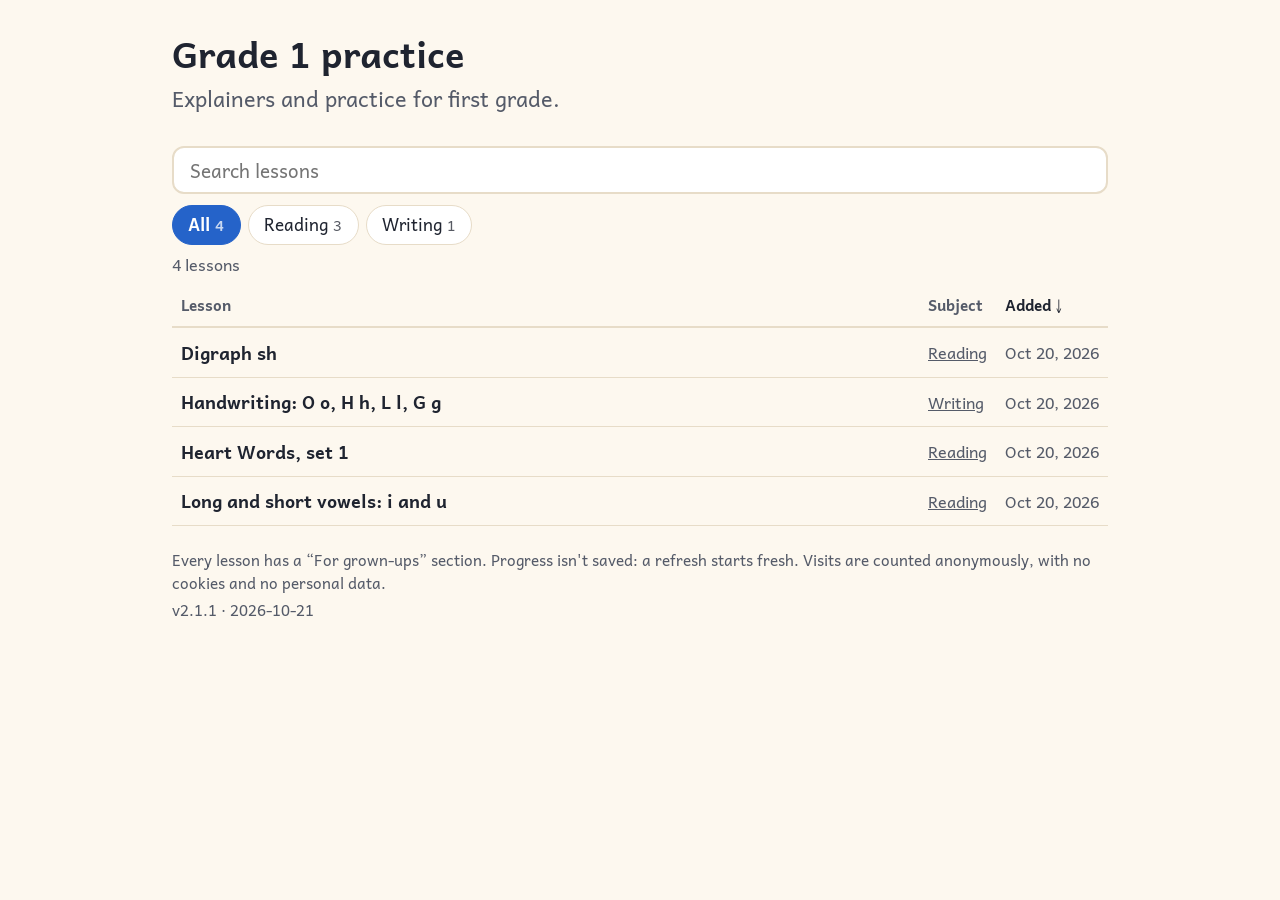
<file: index.html>
<!DOCTYPE html>
<html lang="en">
<head>
  <meta charset="utf-8">
  <meta name="viewport" content="width=device-width, initial-scale=1">
  <meta name="referrer" content="no-referrer">
  <meta http-equiv="Content-Security-Policy" content="default-src 'self'; script-src 'self' https://gc.zgo.at; img-src 'self' data: https://jkastl.goatcounter.com; connect-src https://jkastl.goatcounter.com; object-src 'none'; base-uri 'none'; form-action 'none'">
  <title>Grade 1 practice</title>
  <meta name="description" content="Explainers and practice activities for first grade: reading, writing and more.">
  <link rel="canonical" href="https://jkastl.github.io/school-m1/">
  <meta property="og:type" content="website">
  <meta property="og:site_name" content="Grade 1 practice">
  <meta property="og:title" content="Grade 1 practice">
  <meta property="og:description" content="Explainers and practice activities for first grade: reading, writing and more.">
  <meta property="og:url" content="https://jkastl.github.io/school-m1/">
  <meta name="twitter:card" content="summary">
  <script src="shared/stats.js" defer></script>
  <link rel="icon" href="data:image/svg+xml,%3Csvg xmlns='http://www.w3.org/2000/svg' viewBox='0 0 32 32'%3E%3Crect width='32' height='32' rx='8' fill='%232563c9'/%3E%3Cpath d='M16 5l3.2 6.6 7.3 1-5.3 5.1 1.3 7.2L16 21.5l-6.5 3.4 1.3-7.2-5.3-5.1 7.3-1z' fill='%23ffc93d'/%3E%3C/svg%3E">
  <link rel="stylesheet" href="shared/site.css">
  <link rel="stylesheet" href="shared/catalog.css">
</head>
<body>
  <main>
    <div class="hero">
      <h1>Grade 1 practice</h1>
      <p>Explainers and practice for first grade.</p>
    </div>
    <!-- The list comes from lessons.js. See README.md, "Add it to the list". -->
    <div id="catalog"></div>
    <noscript><p>The lesson list needs JavaScript turned on.</p></noscript>
  </main>

  <footer>
    <p>Every lesson has a “For grown-ups” section. Progress isn't saved: a refresh starts fresh. Visits are counted anonymously, with no cookies and no personal data.</p>
    <p>v2.1.1 · 2026-10-21</p>
  </footer>

  <script src="lessons.js"></script>
  <script src="shared/catalog.js"></script>
</body>
</html>
</file>
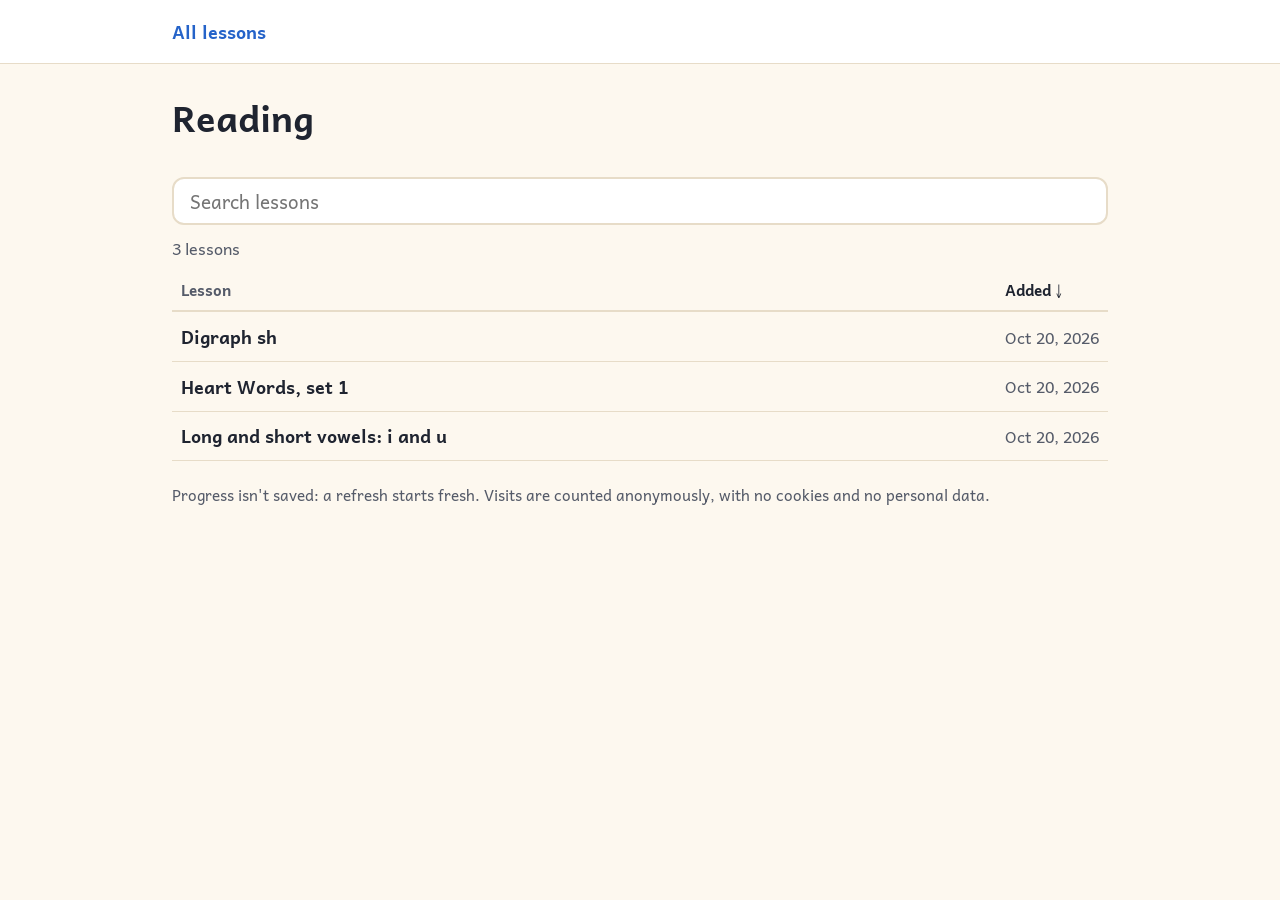
<file: reading/index.html>
<!DOCTYPE html>
<html lang="en">
<head>
  <meta charset="utf-8">
  <meta name="viewport" content="width=device-width, initial-scale=1">
  <meta name="referrer" content="no-referrer">
  <meta http-equiv="Content-Security-Policy" content="default-src 'self'; script-src 'self' https://gc.zgo.at; img-src 'self' data: https://jkastl.goatcounter.com; connect-src https://jkastl.goatcounter.com; object-src 'none'; base-uri 'none'; form-action 'none'">
  <title>Reading · Grade 1 practice</title>
  <meta name="description" content="Reading lessons for first grade: phonics, heart words and more.">
  <link rel="canonical" href="https://jkastl.github.io/school-m1/reading/">
  <meta property="og:type" content="website">
  <meta property="og:site_name" content="Grade 1 practice">
  <meta property="og:title" content="Reading">
  <meta property="og:description" content="Reading lessons for first grade: phonics, heart words and more.">
  <meta property="og:url" content="https://jkastl.github.io/school-m1/reading/">
  <meta name="twitter:card" content="summary">
  <script src="../shared/stats.js" defer></script>
  <link rel="icon" href="data:image/svg+xml,%3Csvg xmlns='http://www.w3.org/2000/svg' viewBox='0 0 32 32'%3E%3Crect width='32' height='32' rx='8' fill='%232563c9'/%3E%3Cpath d='M16 5l3.2 6.6 7.3 1-5.3 5.1 1.3 7.2L16 21.5l-6.5 3.4 1.3-7.2-5.3-5.1 7.3-1z' fill='%23ffc93d'/%3E%3C/svg%3E">
  <link rel="stylesheet" href="../shared/site.css">
  <link rel="stylesheet" href="../shared/catalog.css">
</head>
<body>
  <header class="top">
    <div class="top-inner">
      <nav class="crumbs" aria-label="Breadcrumb"><a href="../">All lessons</a></nav>
    </div>
  </header>

  <main>
    <div class="hero">
      <h1>Reading</h1>
    </div>
    <!-- The list comes from ../lessons.js, filtered to this subject. -->
    <div id="catalog" data-subject="Reading" data-base="../"></div>
    <noscript><p>The lesson list needs JavaScript turned on.</p></noscript>
  </main>

  <footer>
    <p>Progress isn't saved: a refresh starts fresh. Visits are counted anonymously, with no cookies and no personal data.</p>
  </footer>

  <script src="../lessons.js"></script>
  <script src="../shared/catalog.js"></script>
</body>
</html>
</file>
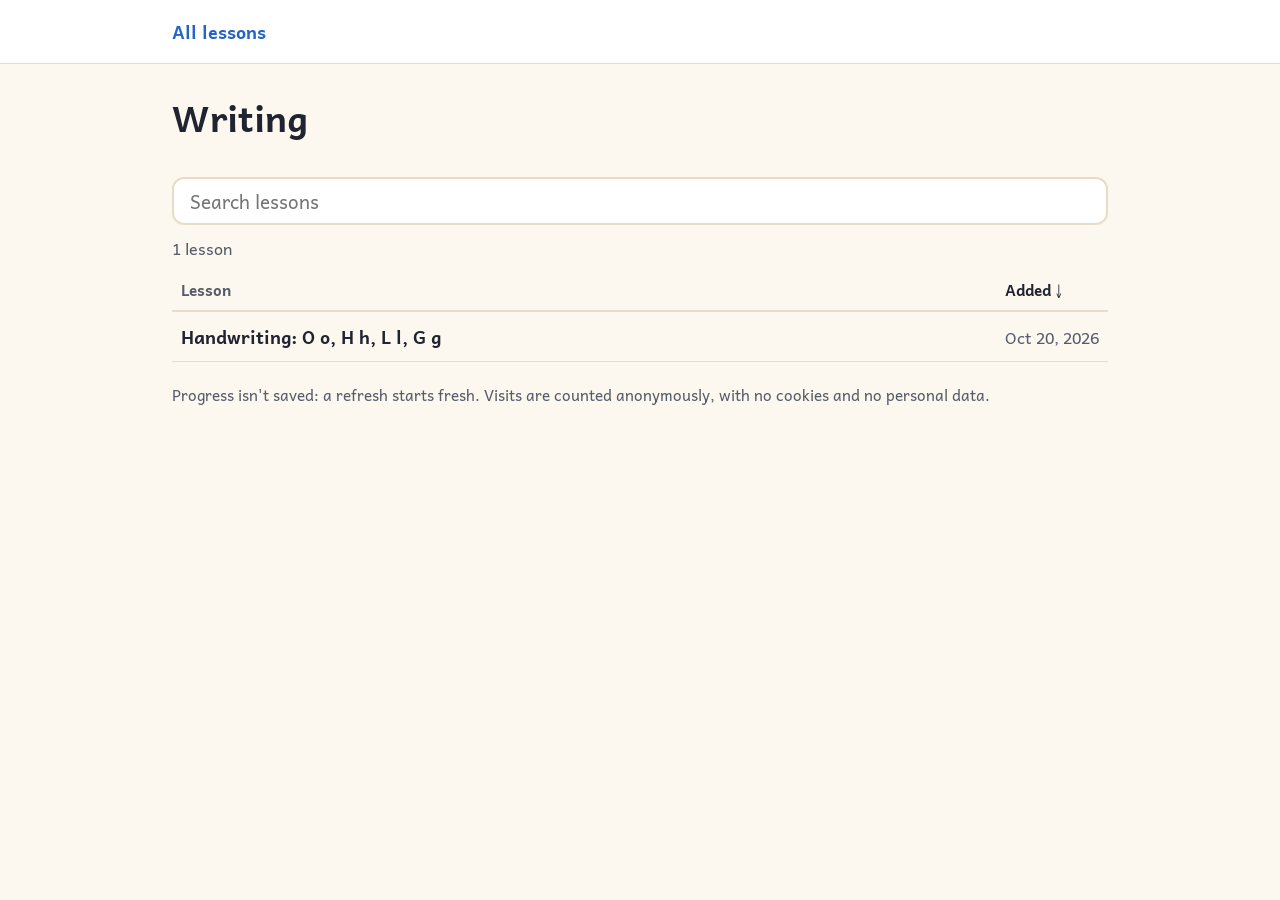
<file: writing/index.html>
<!DOCTYPE html>
<html lang="en">
<head>
  <meta charset="utf-8">
  <meta name="viewport" content="width=device-width, initial-scale=1">
  <meta name="referrer" content="no-referrer">
  <meta http-equiv="Content-Security-Policy" content="default-src 'self'; script-src 'self' https://gc.zgo.at; img-src 'self' data: https://jkastl.goatcounter.com; connect-src https://jkastl.goatcounter.com; object-src 'none'; base-uri 'none'; form-action 'none'">
  <title>Writing · Grade 1 practice</title>
  <meta name="description" content="Writing lessons for first grade: handwriting and more.">
  <link rel="canonical" href="https://jkastl.github.io/school-m1/writing/">
  <meta property="og:type" content="website">
  <meta property="og:site_name" content="Grade 1 practice">
  <meta property="og:title" content="Writing">
  <meta property="og:description" content="Writing lessons for first grade: handwriting and more.">
  <meta property="og:url" content="https://jkastl.github.io/school-m1/writing/">
  <meta name="twitter:card" content="summary">
  <script src="../shared/stats.js" defer></script>
  <link rel="icon" href="data:image/svg+xml,%3Csvg xmlns='http://www.w3.org/2000/svg' viewBox='0 0 32 32'%3E%3Crect width='32' height='32' rx='8' fill='%232563c9'/%3E%3Cpath d='M16 5l3.2 6.6 7.3 1-5.3 5.1 1.3 7.2L16 21.5l-6.5 3.4 1.3-7.2-5.3-5.1 7.3-1z' fill='%23ffc93d'/%3E%3C/svg%3E">
  <link rel="stylesheet" href="../shared/site.css">
  <link rel="stylesheet" href="../shared/catalog.css">
</head>
<body>
  <header class="top">
    <div class="top-inner">
      <nav class="crumbs" aria-label="Breadcrumb"><a href="../">All lessons</a></nav>
    </div>
  </header>

  <main>
    <div class="hero">
      <h1>Writing</h1>
    </div>
    <!-- The list comes from ../lessons.js, filtered to this subject. -->
    <div id="catalog" data-subject="Writing" data-base="../"></div>
    <noscript><p>The lesson list needs JavaScript turned on.</p></noscript>
  </main>

  <footer>
    <p>Progress isn't saved: a refresh starts fresh. Visits are counted anonymously, with no cookies and no personal data.</p>
  </footer>

  <script src="../lessons.js"></script>
  <script src="../shared/catalog.js"></script>
</body>
</html>
</file>
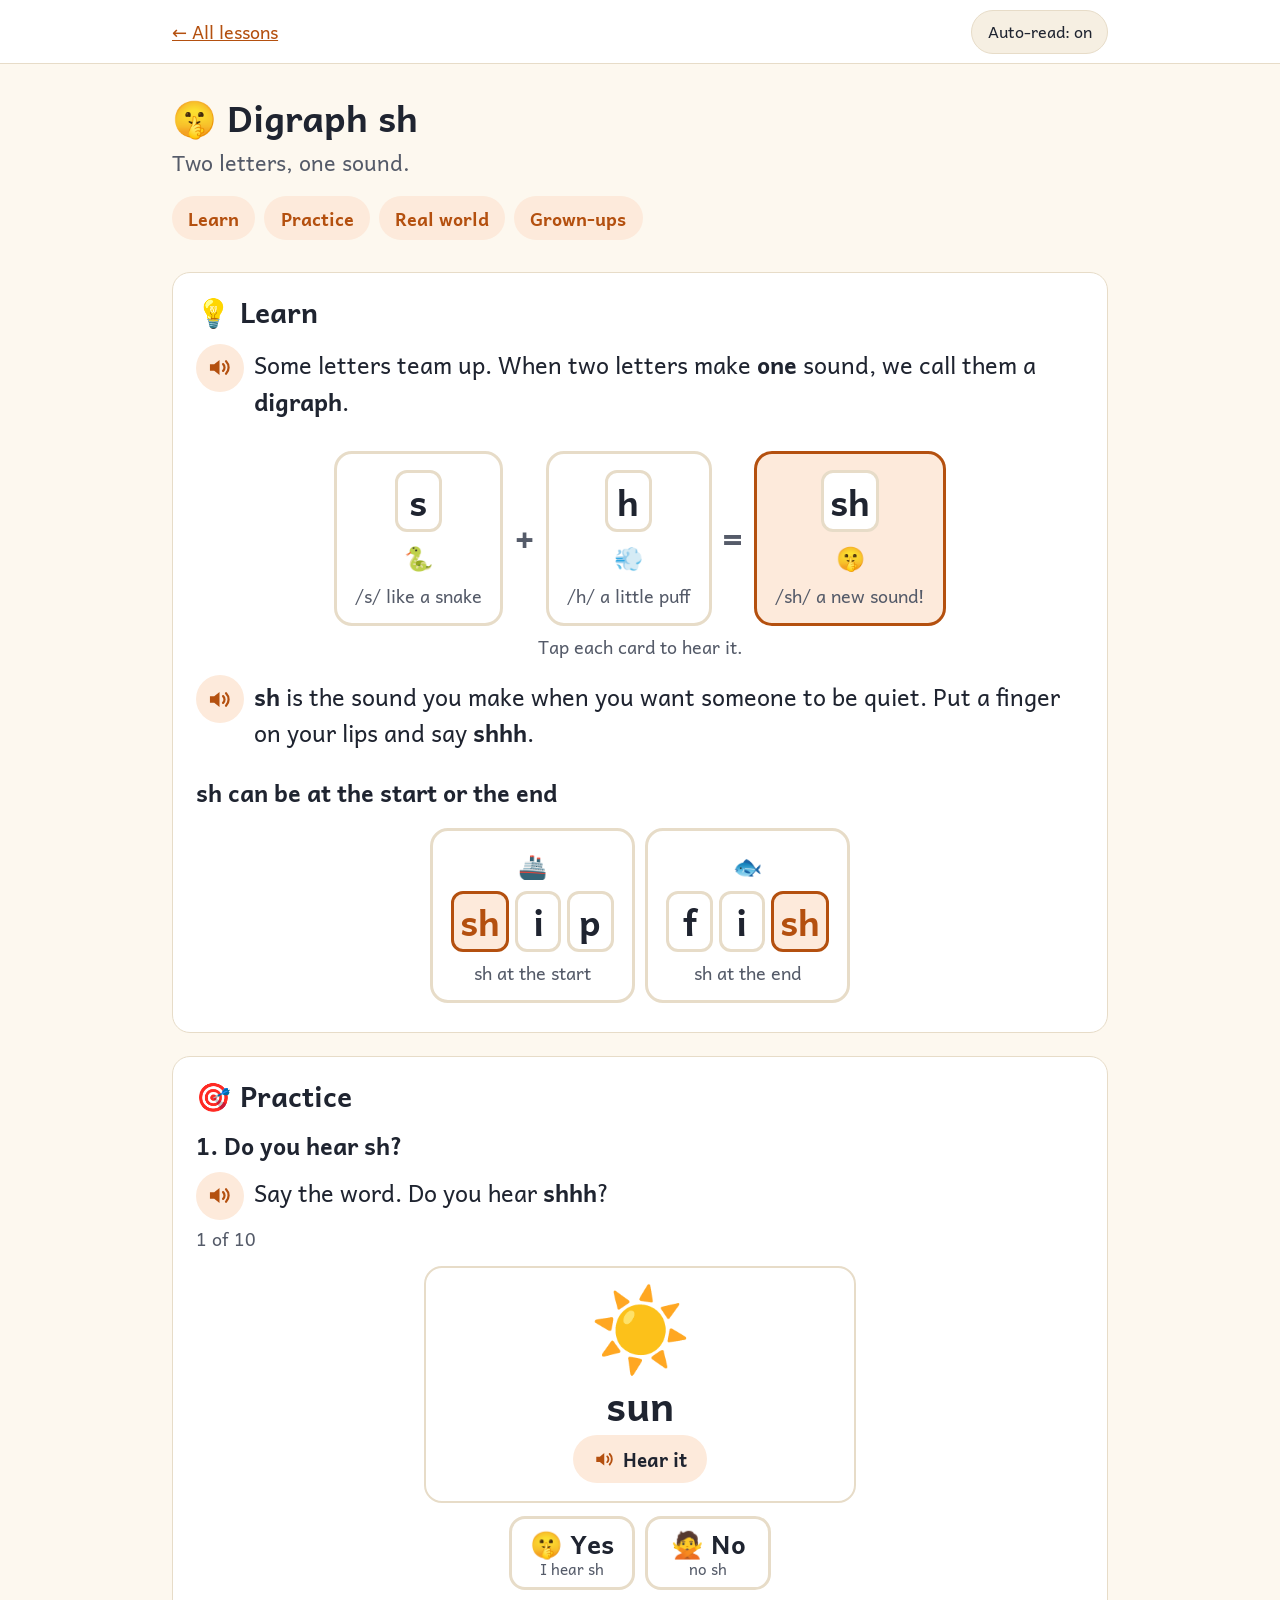
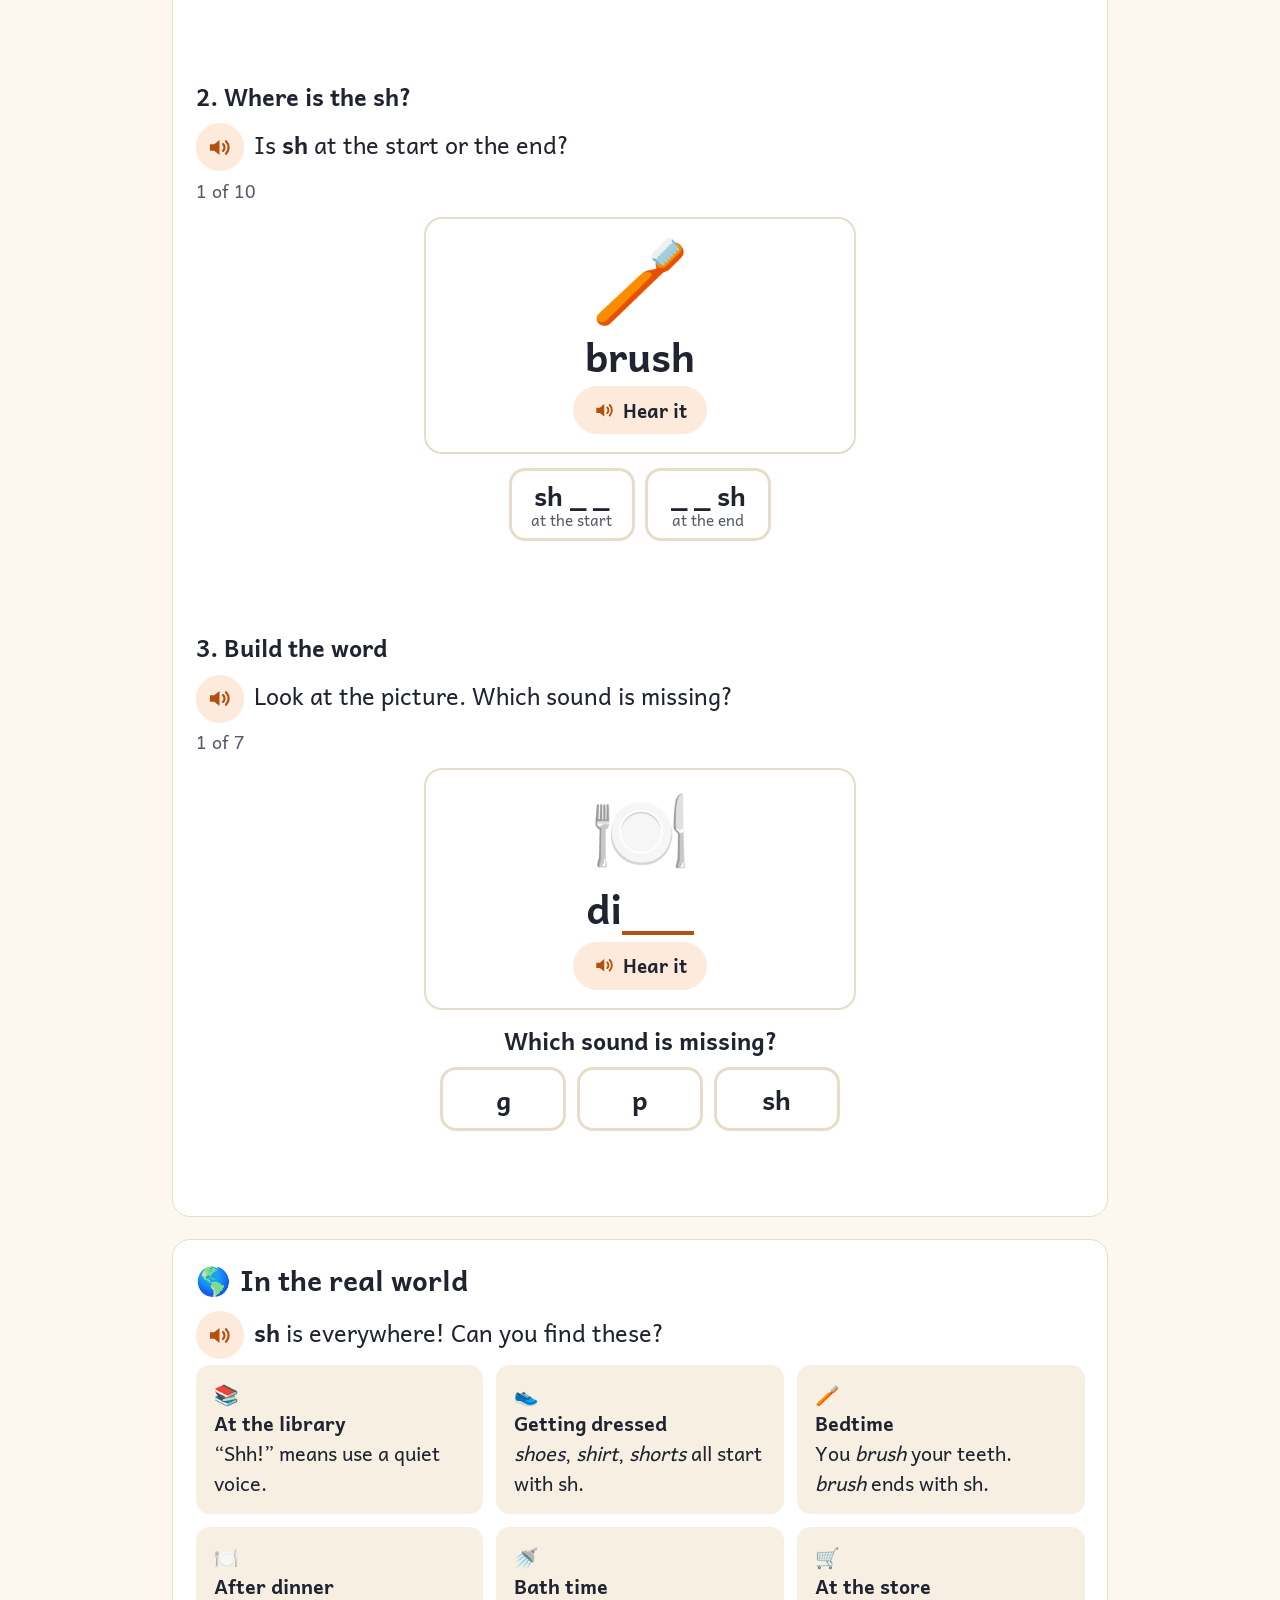
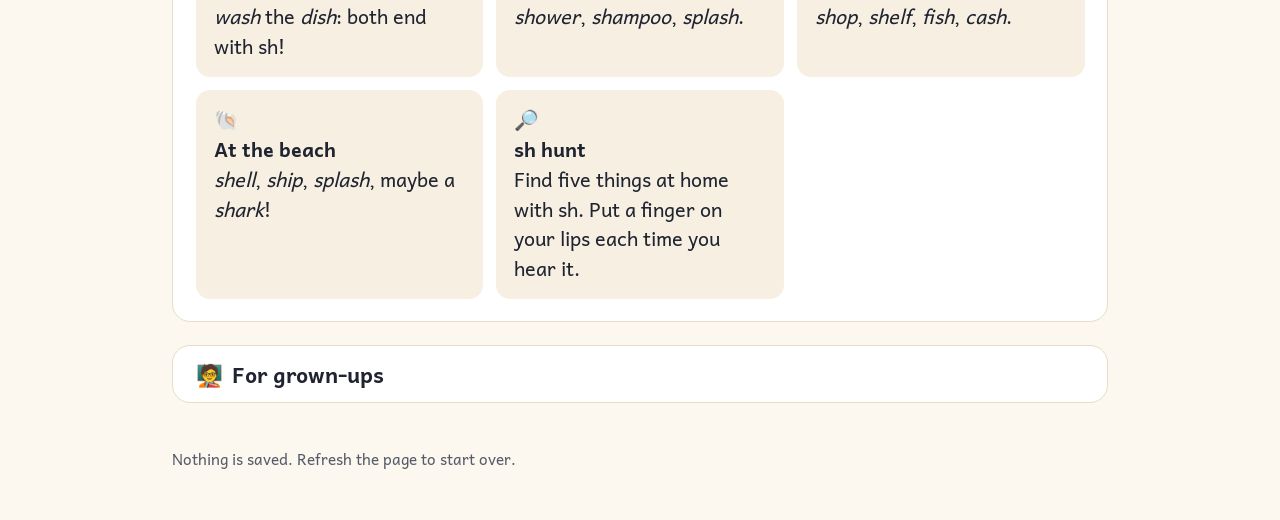
<file: lessons/digraph-sh/index.html>
<!DOCTYPE html>
<html lang="en">
<head>
  <meta charset="utf-8">
  <meta name="viewport" content="width=device-width, initial-scale=1">
  <meta name="robots" content="noindex, nofollow">
  <meta name="referrer" content="no-referrer">
  <meta http-equiv="Content-Security-Policy" content="default-src 'self'; img-src 'self' data:; connect-src 'none'; object-src 'none'; base-uri 'none'; form-action 'none'">
  <title>Digraph sh · Grade 1 practice</title>
  <meta name="description" content="Two letters, one sound: hear the sh sound, find it at the start or end of a word, and build sh words.">
  <link rel="icon" href="data:image/svg+xml,%3Csvg xmlns='http://www.w3.org/2000/svg' viewBox='0 0 32 32'%3E%3Crect width='32' height='32' rx='8' fill='%232563c9'/%3E%3Cpath d='M16 5l3.2 6.6 7.3 1-5.3 5.1 1.3 7.2L16 21.5l-6.5 3.4 1.3-7.2-5.3-5.1 7.3-1z' fill='%23ffc93d'/%3E%3C/svg%3E">
  <link rel="stylesheet" href="../../shared/site.css">
</head>
<body class="theme-sh">
  <header class="top">
    <div class="top-inner">
      <a class="back" href="../../">← All lessons</a>
      <button type="button" class="read-toggle" aria-pressed="true">🔊 Auto-read on</button>
    </div>
  </header>

  <main>
    <div class="hero">
      <h1><span class="emoji" aria-hidden="true">🤫</span> Digraph sh</h1>
      <p>Two letters, one sound.</p>
      <ul class="jump" aria-label="On this page">
        <li><a href="#learn">Learn</a></li>
        <li><a href="#practice">Practice</a></li>
        <li><a href="#world">Real world</a></li>
        <li><a href="#grownups">Grown-ups</a></li>
      </ul>
    </div>
    <noscript><p class="card">The activities on this page need JavaScript turned on.</p></noscript>

    <section class="card" id="learn" aria-labelledby="learn-h">
      <h2 id="learn-h"><span class="emoji" aria-hidden="true">💡</span> Learn</h2>
      <div class="kid">
        <div class="say-line">
          <button class="say"></button>
          <p>Some letters team up. When two letters make <strong>one</strong> sound, we call them a <strong>digraph</strong>.</p>
        </div>

        <div class="sound-row math">
          <button class="sound-card" data-say="sss. s says sss, like a snake.">
            <span class="tile">s</span>
            <span class="emoji" aria-hidden="true">🐍</span>
            <span class="sound-label">/s/ like a snake</span>
          </button>
          <span class="op" aria-hidden="true">+</span>
          <button class="sound-card" data-say="h says huh, like a little puff of air.">
            <span class="tile">h</span>
            <span class="emoji" aria-hidden="true">💨</span>
            <span class="sound-label">/h/ a little puff</span>
          </button>
          <span class="op" aria-hidden="true">=</span>
          <button class="sound-card star" data-say="Together, s h says shhh. A brand new sound!">
            <span class="tile">sh</span>
            <span class="emoji" aria-hidden="true">🤫</span>
            <span class="sound-label">/sh/ a new sound!</span>
          </button>
        </div>
        <p class="note">Tap each card to hear it.</p>

        <div class="say-line">
          <button class="say" data-say="sh is the sound you make when you want someone to be quiet. Put a finger on your lips and say shhh."></button>
          <p><strong>sh</strong> is the sound you make when you want someone to be quiet. Put a finger on your lips and say <strong>shhh</strong>.</p>
        </div>

        <h3>sh can be at the start or the end</h3>
        <div class="sound-row">
          <button class="word-card" data-say="ship. sh is at the start.">
            <span class="emoji" aria-hidden="true">🚢</span>
            <span class="tiles"><span class="tile hot">sh</span><span class="tile">i</span><span class="tile">p</span></span>
            <span class="sound-label">sh at the start</span>
          </button>
          <button class="word-card" data-say="fish. sh is at the end.">
            <span class="emoji" aria-hidden="true">🐟</span>
            <span class="tiles"><span class="tile">f</span><span class="tile">i</span><span class="tile hot">sh</span></span>
            <span class="sound-label">sh at the end</span>
          </button>
        </div>
      </div>
    </section>

    <section class="card" id="practice" aria-labelledby="practice-h">
      <h2 id="practice-h"><span class="emoji" aria-hidden="true">🎯</span> Practice</h2>

      <h3>1. Do you hear sh?</h3>
      <div class="say-line kid">
        <button class="say" data-say="Say the word. Do you hear shhh? Tap yes or no."></button>
        <p>Say the word. Do you hear <strong>shhh</strong>?</p>
      </div>
      <div data-quiz="hear"></div>

      <h3>2. Where is the sh?</h3>
      <div class="say-line kid">
        <button class="say" data-say="Is the sh at the start of the word, or at the end?"></button>
        <p>Is <strong>sh</strong> at the start or the end?</p>
      </div>
      <div data-quiz="where"></div>

      <h3>3. Build the word</h3>
      <div class="say-line kid">
        <button class="say" data-say="Look at the picture. Which sound is missing? Tap it."></button>
        <p>Look at the picture. Which sound is missing?</p>
      </div>
      <div data-quiz="build"></div>
    </section>

    <section class="card" id="world" aria-labelledby="world-h">
      <h2 id="world-h"><span class="emoji" aria-hidden="true">🌎</span> In the real world</h2>
      <div class="say-line kid">
        <button class="say" data-say="sh is everywhere! Can you find these?"></button>
        <p><strong>sh</strong> is everywhere! Can you find these?</p>
      </div>
      <ul class="world">
        <li><span class="emoji" aria-hidden="true">📚</span><span><strong>At the library</strong>“Shh!” means use a quiet voice.</span></li>
        <li><span class="emoji" aria-hidden="true">👟</span><span><strong>Getting dressed</strong><em>shoes</em>, <em>shirt</em>, <em>shorts</em> all start with sh.</span></li>
        <li><span class="emoji" aria-hidden="true">🪥</span><span><strong>Bedtime</strong>You <em>brush</em> your teeth. <em>brush</em> ends with sh.</span></li>
        <li><span class="emoji" aria-hidden="true">🍽️</span><span><strong>After dinner</strong><em>wash</em> the <em>dish</em>: both end with sh!</span></li>
        <li><span class="emoji" aria-hidden="true">🚿</span><span><strong>Bath time</strong><em>shower</em>, <em>shampoo</em>, <em>splash</em>.</span></li>
        <li><span class="emoji" aria-hidden="true">🛒</span><span><strong>At the store</strong><em>shop</em>, <em>shelf</em>, <em>fish</em>, <em>cash</em>.</span></li>
        <li><span class="emoji" aria-hidden="true">🐚</span><span><strong>At the beach</strong><em>shell</em>, <em>ship</em>, <em>splash</em>, maybe a <em>shark</em>!</span></li>
        <li><span class="emoji" aria-hidden="true">🔎</span><span><strong>sh hunt</strong>Find five things at home with sh. Put a finger on your lips each time you hear it.</span></li>
      </ul>
    </section>

    <details class="grownups" id="grownups">
      <summary><span class="emoji" aria-hidden="true">🧑‍🏫</span> For grown-ups</summary>
      <div>
        <h3>What this is</h3>
        <p>A <strong>digraph</strong> is two letters that spell one sound. In <em>sh</em>, you don't hear an /s/ and then an /h/. The two letters together make a brand new sound, /sh/. In class it's tied to the “be quiet” sound, so a finger to the lips is a great reminder.</p>
        <h3>How to help</h3>
        <ul>
          <li>Stretch the sound: “<em>shhhhh-ip</em>”, “<em>fi-shhhhh</em>.” Ask: is the quiet sound at the start or the end?</li>
          <li>Play “I spy something with sh” around the house (shoe, brush, dish, shelf, shirt).</li>
          <li>Write <em>sh</em> words with a finger on the table, in sand, or on a steamy mirror, saying the sound as you write the two letters.</li>
          <li>When reading, if your child says /s/ /h/ for <em>sh</em>, cover the rest of the word and ask, “What do these two say together?”</li>
        </ul>
        <h3>Common mix-ups</h3>
        <ul>
          <li><strong>s or sh?</strong> <em>sip</em> and <em>ship</em>, <em>sell</em> and <em>shell</em>. A snake (sss) versus a quiet sign (shhh).</li>
          <li><strong>h and s apart:</strong> in a word like <em>house</em>, the h and the s are both there but not side by side, so there's no /sh/.</li>
          <li>Other digraphs (<em>ch</em>, <em>th</em>, <em>wh</em>, <em>ck</em>) usually come along soon and follow the same idea.</li>
        </ul>
      </div>
    </details>
  </main>

  <footer>
    <p>Nothing is saved. Refresh the page to start over.</p>
  </footer>

  <script src="../../shared/lesson.js"></script>
  <script src="lesson.js"></script>
</body>
</html>
</file>
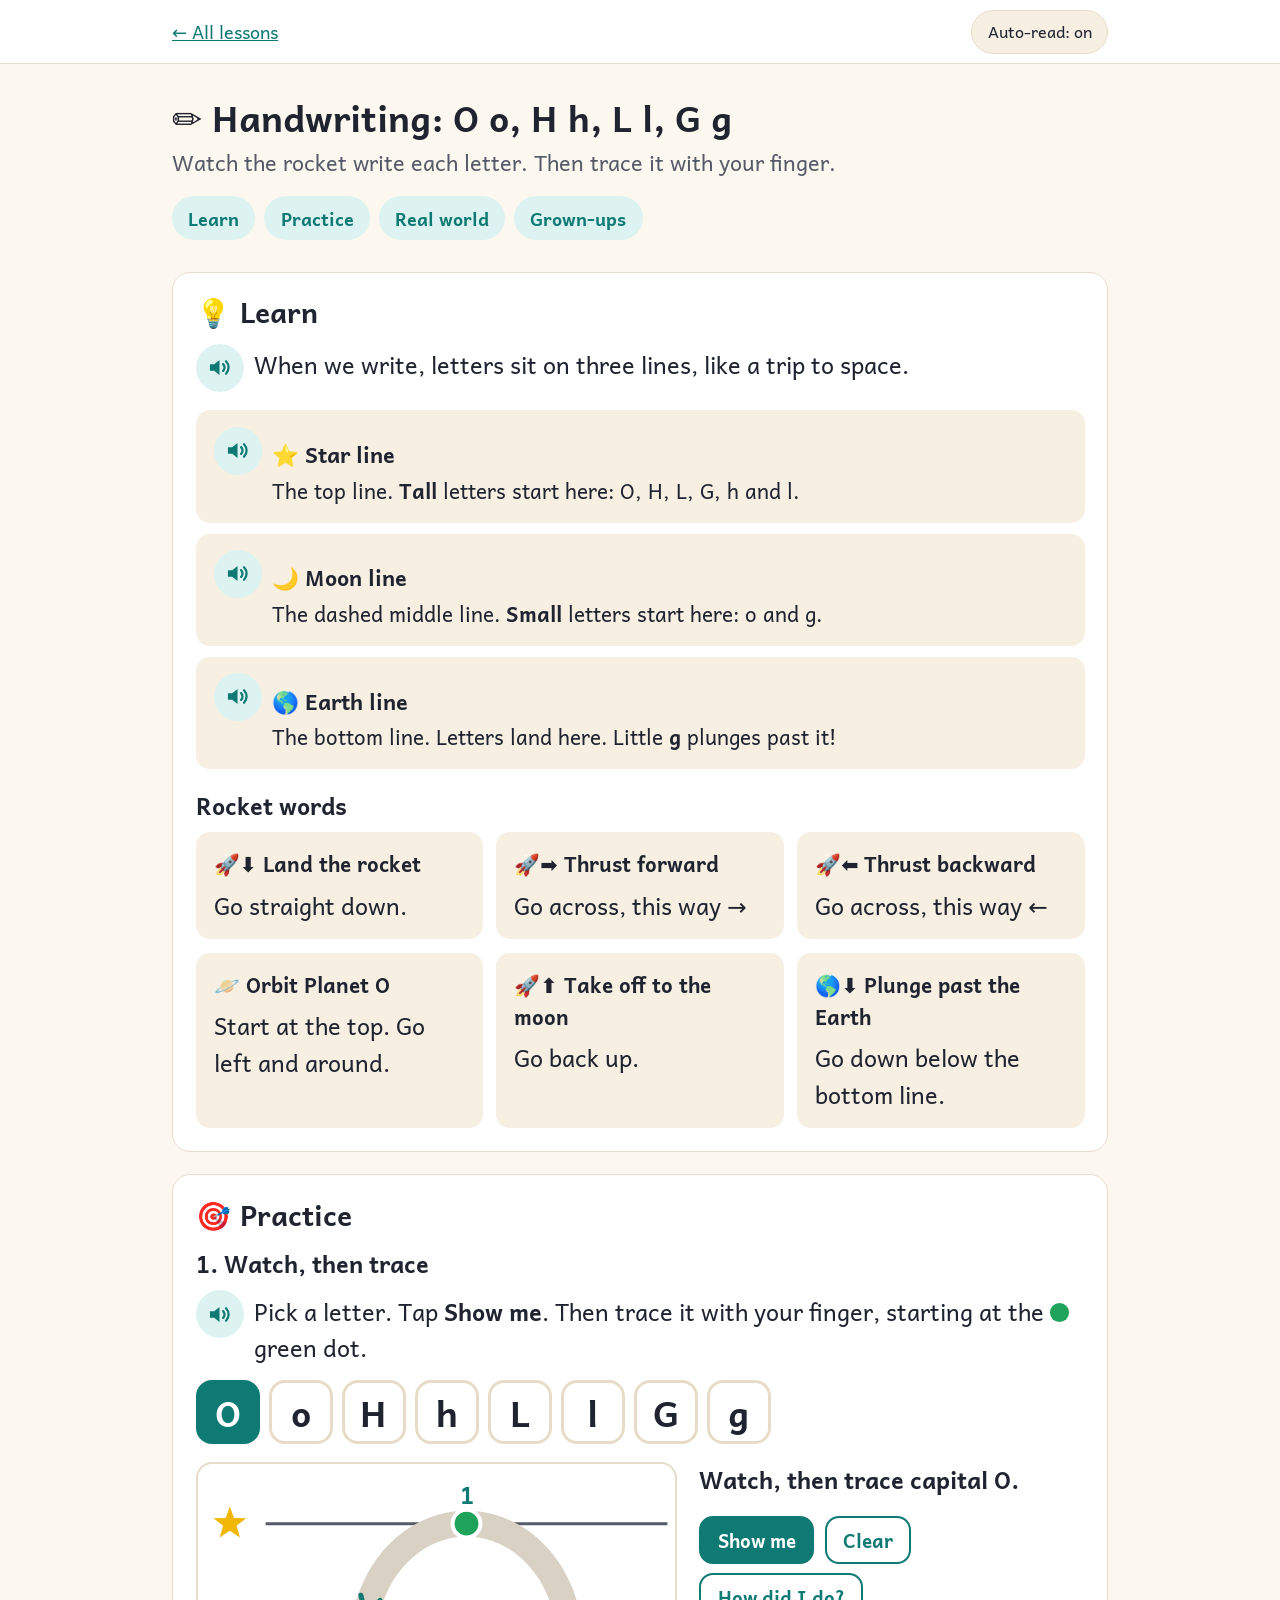
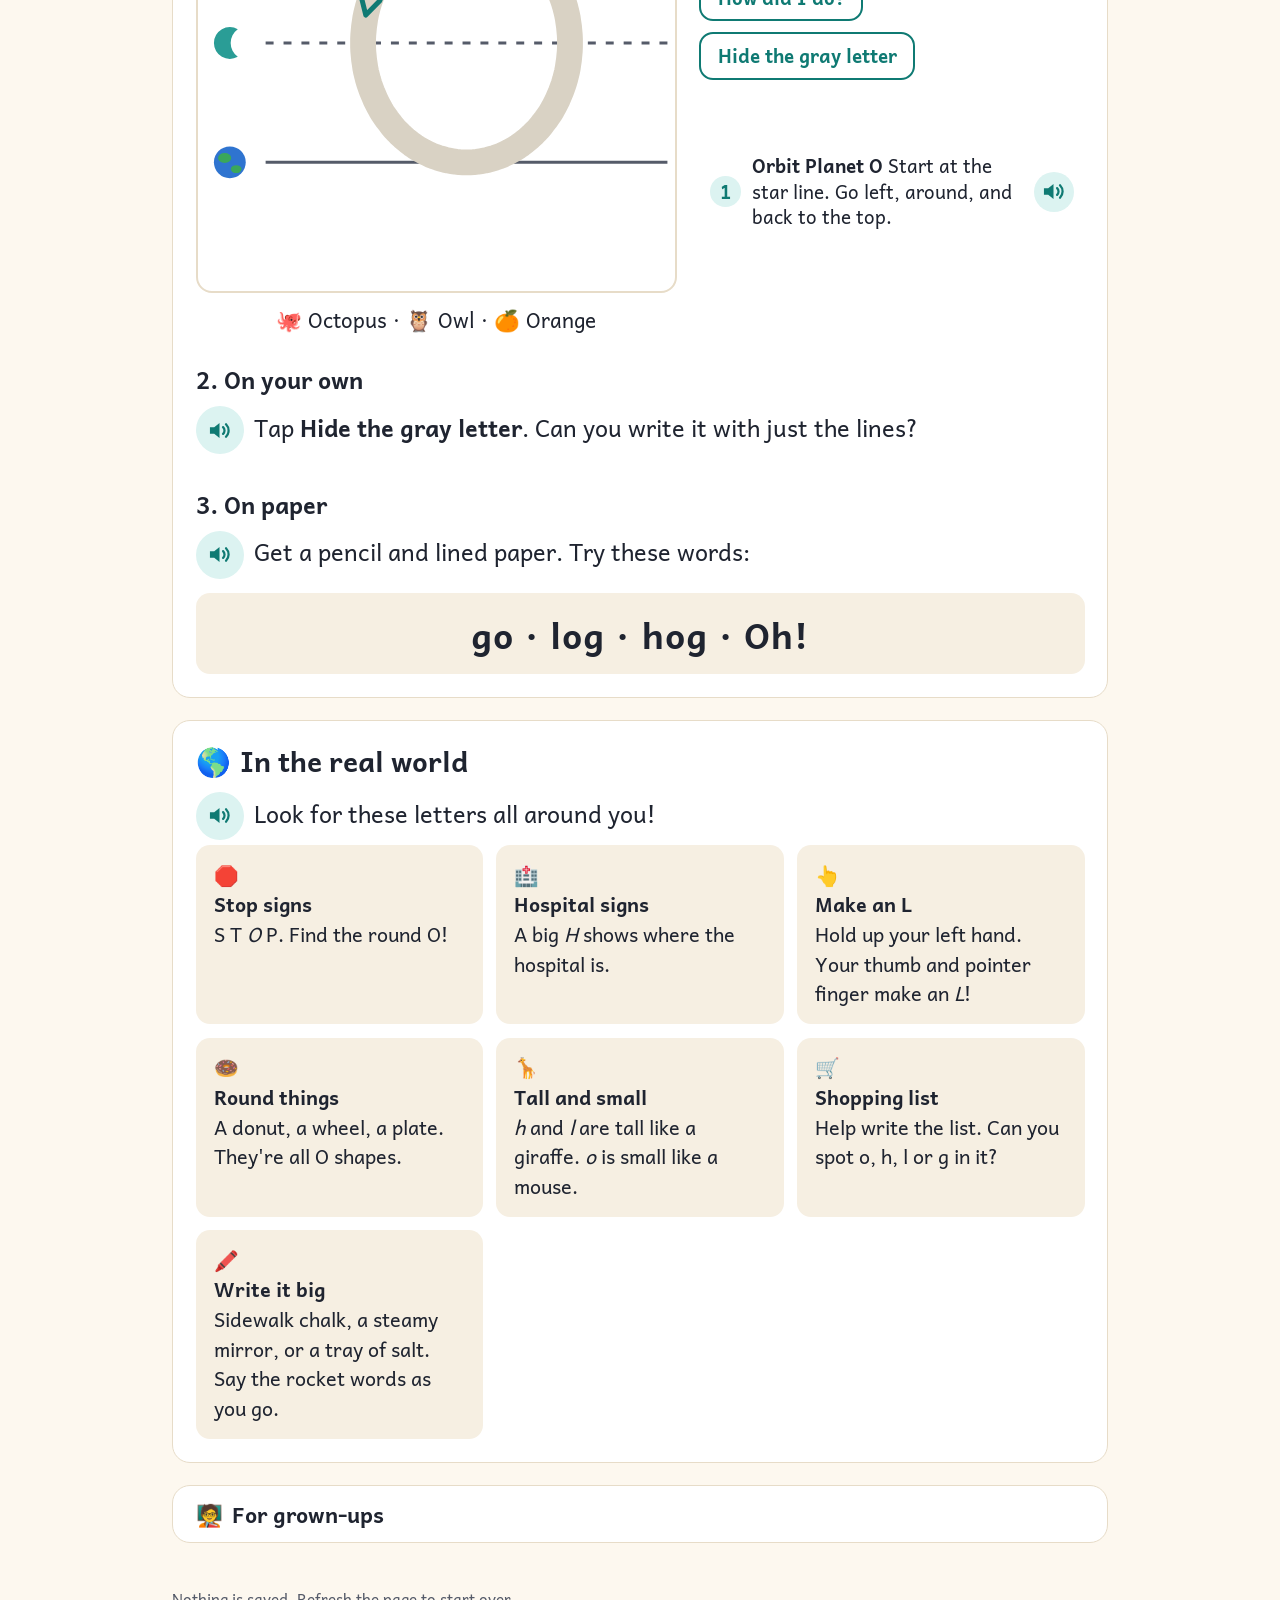
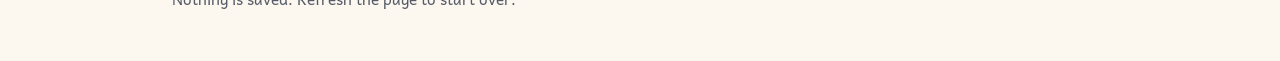
<file: lessons/handwriting-o-h-l-g/index.html>
<!DOCTYPE html>
<html lang="en">
<head>
  <meta charset="utf-8">
  <meta name="viewport" content="width=device-width, initial-scale=1">
  <meta name="robots" content="noindex, nofollow">
  <meta name="referrer" content="no-referrer">
  <meta http-equiv="Content-Security-Policy" content="default-src 'self'; img-src 'self' data:; connect-src 'none'; object-src 'none'; base-uri 'none'; form-action 'none'">
  <title>Handwriting: O o, H h, L l, G g · Grade 1 practice</title>
  <meta name="description" content="Watch O, H, L and G (big and little) get written on the star, moon and earth lines, then trace them with a finger.">
  <link rel="icon" href="data:image/svg+xml,%3Csvg xmlns='http://www.w3.org/2000/svg' viewBox='0 0 32 32'%3E%3Crect width='32' height='32' rx='8' fill='%232563c9'/%3E%3Cpath d='M16 5l3.2 6.6 7.3 1-5.3 5.1 1.3 7.2L16 21.5l-6.5 3.4 1.3-7.2-5.3-5.1 7.3-1z' fill='%23ffc93d'/%3E%3C/svg%3E">
  <link rel="stylesheet" href="../../shared/site.css">
  <link rel="stylesheet" href="../../shared/trace.css">
</head>
<body class="theme-write">
  <header class="top">
    <div class="top-inner">
      <a class="back" href="../../">← All lessons</a>
      <button type="button" class="read-toggle" aria-pressed="true">🔊 Auto-read on</button>
    </div>
  </header>

  <main>
    <div class="hero">
      <h1><span class="emoji" aria-hidden="true">✏️</span> Handwriting: O o, H h, L l, G g</h1>
      <p>Watch the rocket write each letter. Then trace it with your finger.</p>
      <ul class="jump" aria-label="On this page">
        <li><a href="#learn">Learn</a></li>
        <li><a href="#practice">Practice</a></li>
        <li><a href="#world">Real world</a></li>
        <li><a href="#grownups">Grown-ups</a></li>
      </ul>
    </div>
    <noscript><p class="card">The activities on this page need JavaScript turned on.</p></noscript>

    <section class="card" id="learn" aria-labelledby="learn-h">
      <h2 id="learn-h"><span class="emoji" aria-hidden="true">💡</span> Learn</h2>
      <div class="kid">
        <div class="say-line">
          <button class="say"></button>
          <p>When we write, letters sit on three lines, like a trip to space.</p>
        </div>
        <div class="space-lines">
          <div class="say-line box">
            <button class="say" data-say="The star line is the top line. Tall letters start here."></button>
            <div><h3><span class="emoji" aria-hidden="true">⭐</span> Star line</h3><p>The top line. <strong>Tall</strong> letters start here: O, H, L, G, h and l.</p></div>
          </div>
          <div class="say-line box">
            <button class="say" data-say="The moon line is the dashed line in the middle. Small letters start here, like little o and little g."></button>
            <div><h3><span class="emoji" aria-hidden="true">🌙</span> Moon line</h3><p>The dashed middle line. <strong>Small</strong> letters start here: o and g.</p></div>
          </div>
          <div class="say-line box">
            <button class="say" data-say="The earth line is the bottom line. Letters land here. Little g plunges past the earth!"></button>
            <div><h3><span class="emoji" aria-hidden="true">🌎</span> Earth line</h3><p>The bottom line. Letters land here. Little <strong>g</strong> plunges past it!</p></div>
          </div>
        </div>

        <h3>Rocket words</h3>
        <div class="grid">
          <div class="box"><h4>🚀⬇️ Land the rocket</h4><p>Go straight down.</p></div>
          <div class="box"><h4>🚀➡️ Thrust forward</h4><p>Go across, this way →</p></div>
          <div class="box"><h4>🚀⬅️ Thrust backward</h4><p>Go across, this way ←</p></div>
          <div class="box"><h4>🪐 Orbit Planet O</h4><p>Start at the top. Go left and around.</p></div>
          <div class="box"><h4>🚀⬆️ Take off to the moon</h4><p>Go back up.</p></div>
          <div class="box"><h4>🌎⬇️ Plunge past the Earth</h4><p>Go down below the bottom line.</p></div>
        </div>
      </div>
    </section>

    <section class="card" id="practice" aria-labelledby="practice-h">
      <h2 id="practice-h"><span class="emoji" aria-hidden="true">🎯</span> Practice</h2>
      <h3>1. Watch, then trace</h3>
      <div class="say-line kid">
        <button class="say" data-say="Pick a letter. Tap show me to watch the rocket write it. Then trace it with your finger, starting at the green dot. When you're done, tap how did I do."></button>
        <p>Pick a letter. Tap <strong>Show me</strong>. Then trace it with your finger, starting at the <span class="green-dot" aria-hidden="true"></span> green dot.</p>
      </div>
      <div id="trace"></div>

      <h3>2. On your own</h3>
      <div class="say-line kid">
        <button class="say" data-say="Tap hide the gray letter. Can you write it with just the lines to help?"></button>
        <p>Tap <strong>Hide the gray letter</strong>. Can you write it with just the lines?</p>
      </div>

      <h3>3. On paper</h3>
      <div class="say-line kid">
        <button class="say" data-say="Get a pencil and lined paper. Try writing these words: go, log, hog, and oh."></button>
        <p>Get a pencil and lined paper. Try these words:</p>
      </div>
      <p class="paper-words" aria-label="Words to write: go, log, hog, Oh!">go · log · hog · Oh!</p>
    </section>

    <section class="card" id="world" aria-labelledby="world-h">
      <h2 id="world-h"><span class="emoji" aria-hidden="true">🌎</span> In the real world</h2>
      <div class="say-line kid">
        <button class="say" data-say="Look for these letters all around you!"></button>
        <p>Look for these letters all around you!</p>
      </div>
      <ul class="world">
        <li><span class="emoji" aria-hidden="true">🛑</span><span><strong>Stop signs</strong>S T <em>O</em> P. Find the round O!</span></li>
        <li><span class="emoji" aria-hidden="true">🏥</span><span><strong>Hospital signs</strong>A big <em>H</em> shows where the hospital is.</span></li>
        <li><span class="emoji" aria-hidden="true">👆</span><span><strong>Make an L</strong>Hold up your left hand. Your thumb and pointer finger make an <em>L</em>!</span></li>
        <li><span class="emoji" aria-hidden="true">🍩</span><span><strong>Round things</strong>A donut, a wheel, a plate. They're all O shapes.</span></li>
        <li><span class="emoji" aria-hidden="true">🦒</span><span><strong>Tall and small</strong><em>h</em> and <em>l</em> are tall like a giraffe. <em>o</em> is small like a mouse.</span></li>
        <li><span class="emoji" aria-hidden="true">🛒</span><span><strong>Shopping list</strong>Help write the list. Can you spot o, h, l or g in it?</span></li>
        <li><span class="emoji" aria-hidden="true">🖍️</span><span><strong>Write it big</strong>Sidewalk chalk, a steamy mirror, or a tray of salt. Say the rocket words as you go.</span></li>
      </ul>
    </section>

    <details class="grownups" id="grownups">
      <summary><span class="emoji" aria-hidden="true">🧑‍🏫</span> For grown-ups</summary>
      <div>
        <h3>The lines and the words</h3>
        <p>Class uses a space theme for the three writing lines: the <strong>star line</strong> (top), the <strong>moon line</strong> (dashed middle) and the <strong>earth line</strong> (bottom). The rocket words describe each pencil move:</p>
        <ul>
          <li><strong>Land the rocket:</strong> a straight line down, usually from the star line to the earth line.</li>
          <li><strong>Thrust forward / backward:</strong> across to the right / across to the left.</li>
          <li><strong>Orbit Planet O:</strong> a circle that starts at the top and goes counterclockwise (to the left first).</li>
          <li><strong>Take off to the moon:</strong> go back up a line you just drew (as in <em>h</em> and <em>g</em>).</li>
          <li><strong>Plunge past the Earth:</strong> go below the bottom line (as in <em>g</em>).</li>
        </ul>
        <h3>Why the order matters</h3>
        <p>Starting at the top, going left to right, and circling counterclockwise makes writing faster and more consistent later. It also heads off reversals like <em>b</em> and <em>d</em> down the road.</p>
        <h3>How to help</h3>
        <ul>
          <li>Finger tracing on a screen teaches the path. Follow it up with a pencil and lined paper, or a stylus if you have one.</li>
          <li>Pencil grip: pinch with the thumb and pointer finger and rest the pencil on the middle finger. Tilt the paper slightly.</li>
          <li>Say the rocket words out loud while writing. Watch the <em>start</em> point more than the neatness.</li>
          <li>The “How did I do?” stars measure how much of the letter the tracing covers and how much of it stays on the letter. It's a gentle nudge, not a grade, and it can't see direction. Watch that your child starts at the green dot and follows the arrows.</li>
        </ul>
      </div>
    </details>
  </main>

  <footer>
    <p>Nothing is saved. Refresh the page to start over.</p>
  </footer>

  <script src="../../shared/lesson.js"></script>
  <script src="../../shared/letters.js"></script>
  <script src="../../shared/trace.js"></script>
  <script src="lesson.js"></script>
</body>
</html>
</file>
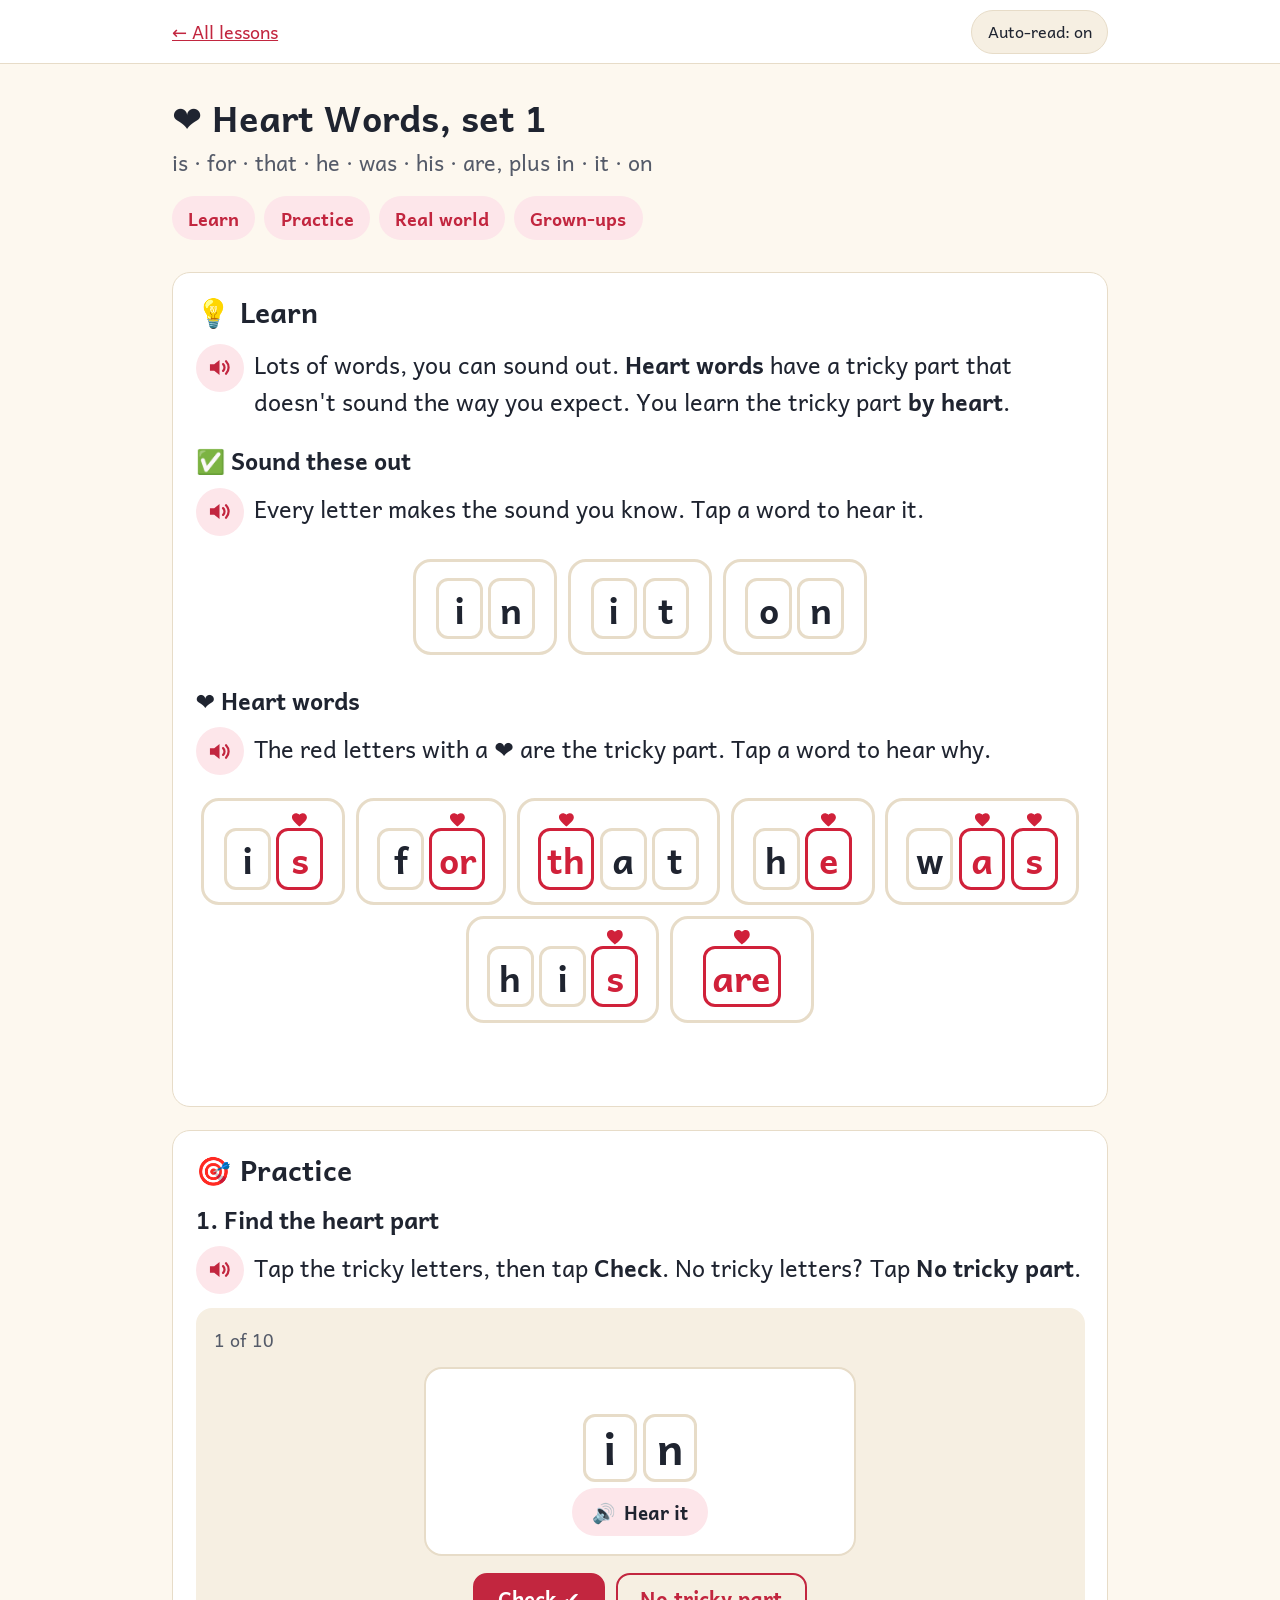
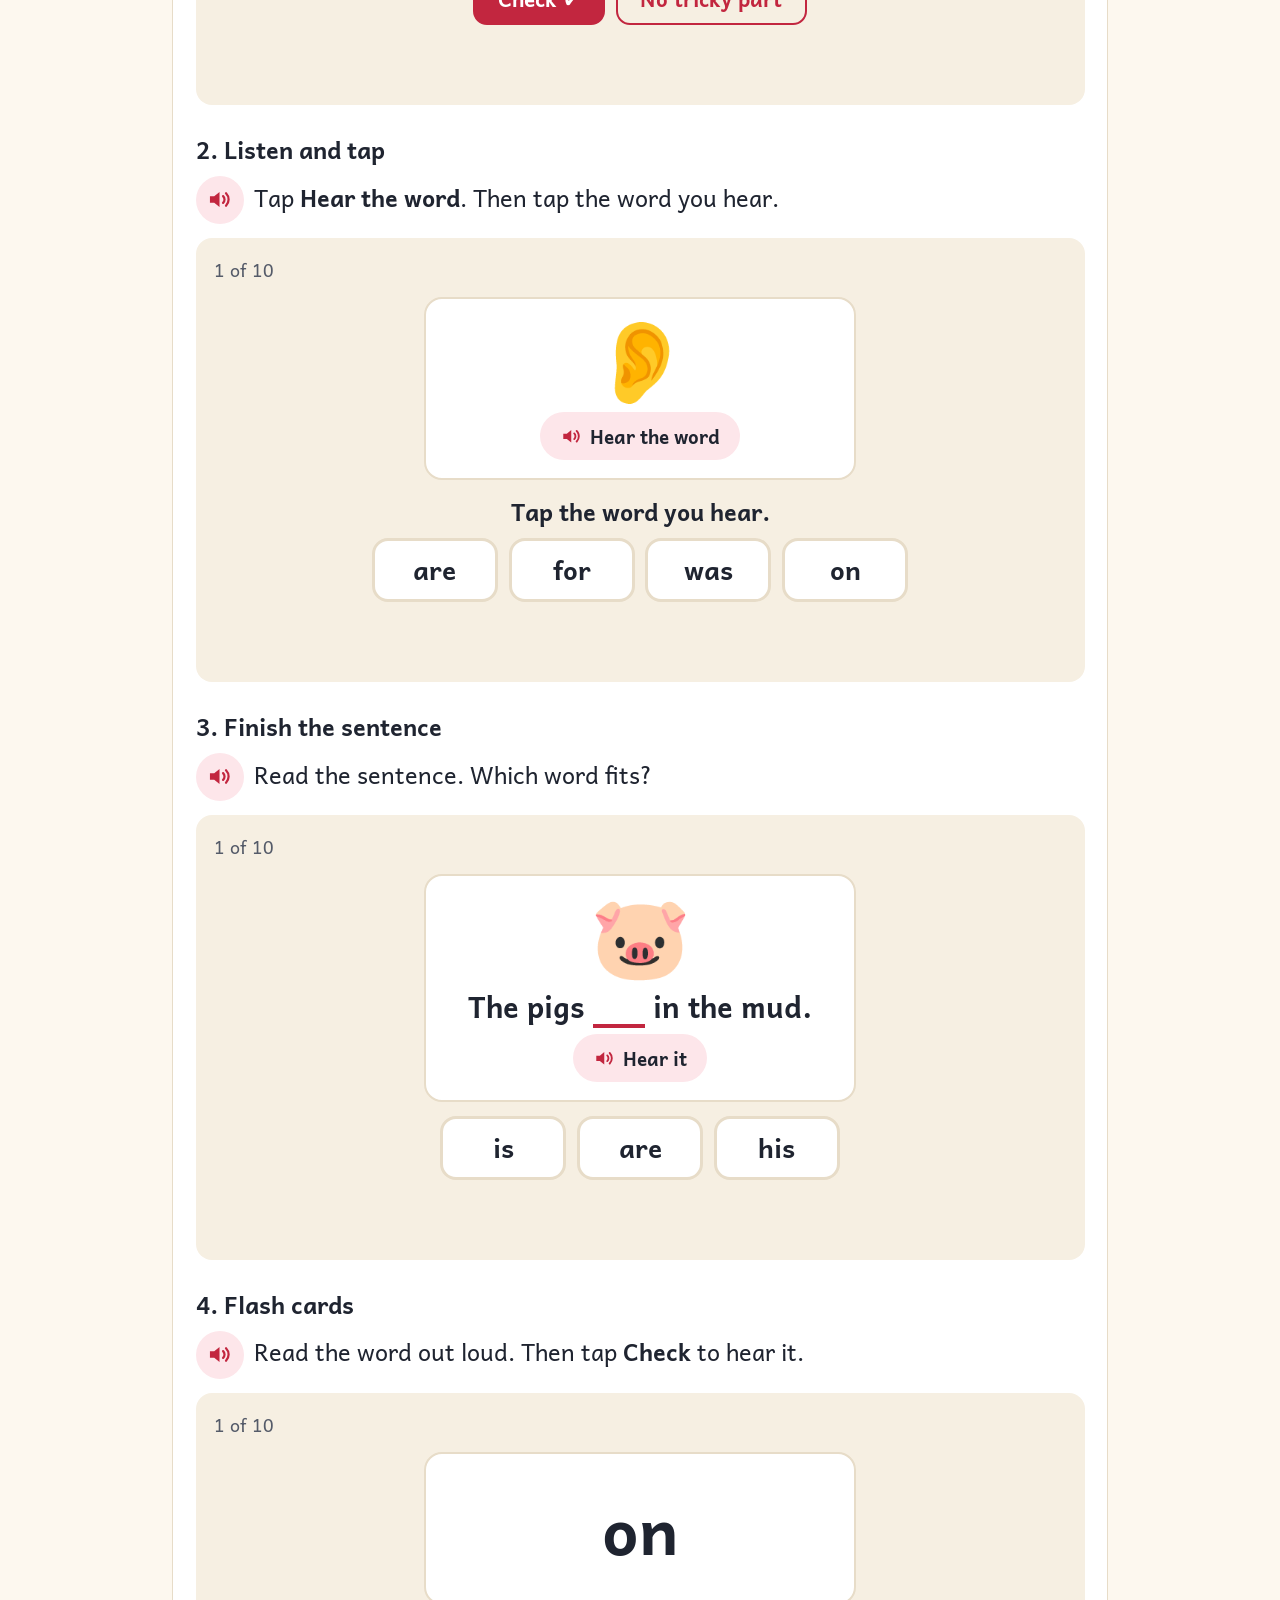
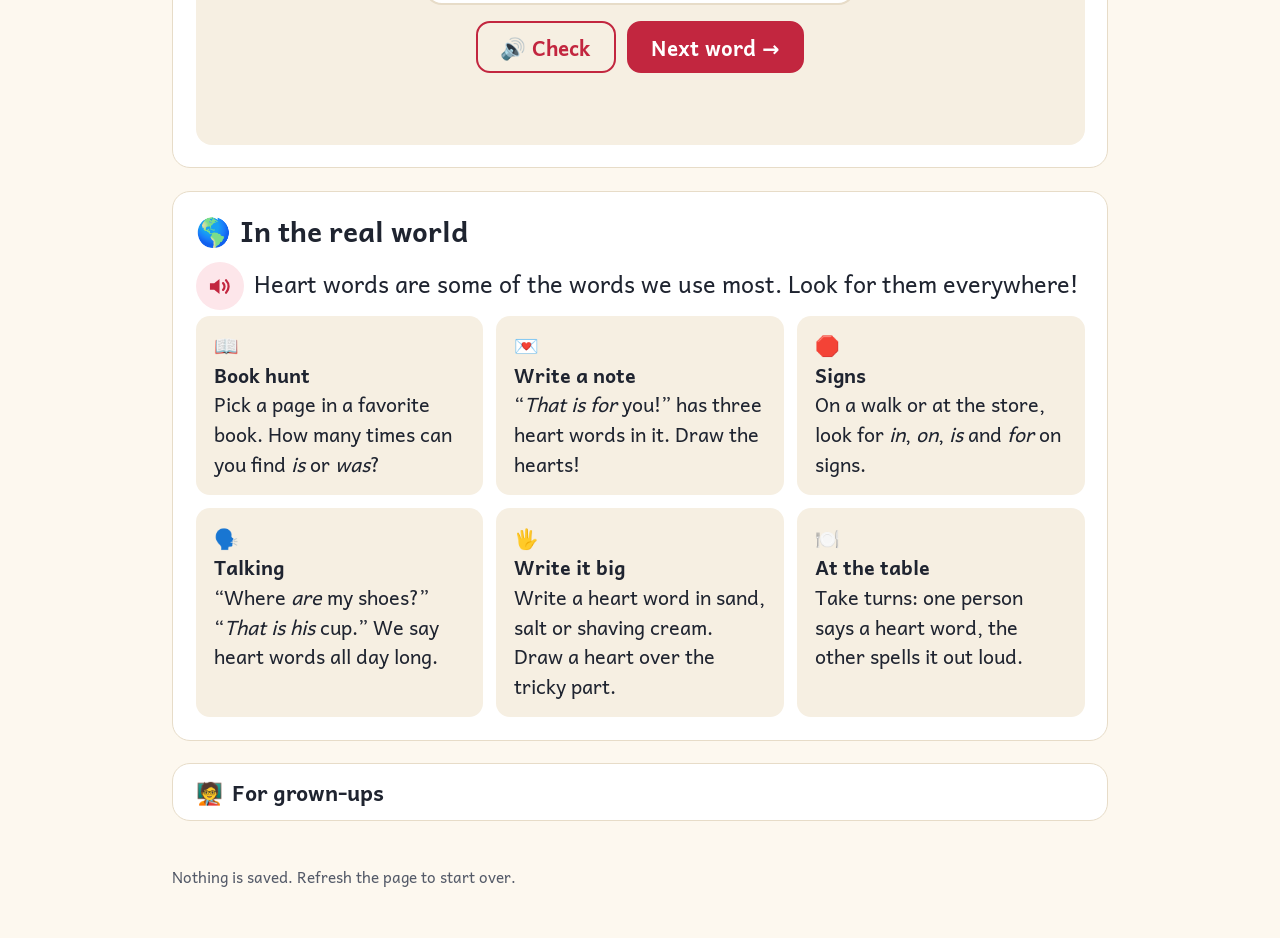
<file: lessons/heart-words-set-1/index.html>
<!DOCTYPE html>
<html lang="en">
<head>
  <meta charset="utf-8">
  <meta name="viewport" content="width=device-width, initial-scale=1">
  <meta name="robots" content="noindex, nofollow">
  <meta name="referrer" content="no-referrer">
  <meta http-equiv="Content-Security-Policy" content="default-src 'self'; img-src 'self' data:; connect-src 'none'; object-src 'none'; base-uri 'none'; form-action 'none'">
  <title>Heart Words, set 1 · Grade 1 practice</title>
  <meta name="description" content="Heart words is, for, that, he, was, his and are, plus in, it and on: find the tricky part, hear the word, finish the sentence.">
  <link rel="icon" href="data:image/svg+xml,%3Csvg xmlns='http://www.w3.org/2000/svg' viewBox='0 0 32 32'%3E%3Crect width='32' height='32' rx='8' fill='%232563c9'/%3E%3Cpath d='M16 5l3.2 6.6 7.3 1-5.3 5.1 1.3 7.2L16 21.5l-6.5 3.4 1.3-7.2-5.3-5.1 7.3-1z' fill='%23ffc93d'/%3E%3C/svg%3E">
  <link rel="stylesheet" href="../../shared/site.css">
</head>
<body class="theme-heart">
  <header class="top">
    <div class="top-inner">
      <a class="back" href="../../">← All lessons</a>
      <button type="button" class="read-toggle" aria-pressed="true">🔊 Auto-read on</button>
    </div>
  </header>

  <main>
    <div class="hero">
      <h1><span class="emoji" aria-hidden="true">❤️</span> Heart Words, set 1</h1>
      <p>is · for · that · he · was · his · are, plus in · it · on</p>
      <ul class="jump" aria-label="On this page">
        <li><a href="#learn">Learn</a></li>
        <li><a href="#practice">Practice</a></li>
        <li><a href="#world">Real world</a></li>
        <li><a href="#grownups">Grown-ups</a></li>
      </ul>
    </div>
    <noscript><p class="card">The activities on this page need JavaScript turned on.</p></noscript>

    <section class="card" id="learn" aria-labelledby="learn-h">
      <h2 id="learn-h"><span class="emoji" aria-hidden="true">💡</span> Learn</h2>
      <div class="kid">
        <div class="say-line">
          <button class="say"></button>
          <p>Lots of words, you can sound out. <strong>Heart words</strong> have a tricky part that doesn't sound the way you expect. You learn the tricky part <strong>by heart</strong>.</p>
        </div>

        <h3><span class="emoji" aria-hidden="true">✅</span> Sound these out</h3>
        <div class="say-line">
          <button class="say"></button>
          <p>Every letter makes the sound you know. Tap a word to hear it.</p>
        </div>
        <div class="sound-row" id="plain-words"></div>

        <h3><span class="emoji" aria-hidden="true">❤️</span> Heart words</h3>
        <div class="say-line">
          <button class="say" data-say="The red letters with a heart are the tricky part. Tap a word to hear it and find out why."></button>
          <p>The red letters with a <span class="emoji" aria-hidden="true">❤️</span> are the tricky part. Tap a word to hear why.</p>
        </div>
        <div class="sound-row heart-row" id="heart-words"></div>
        <p class="feedback" id="heart-why" aria-live="polite"></p>
      </div>
    </section>

    <section class="card" id="practice" aria-labelledby="practice-h">
      <h2 id="practice-h"><span class="emoji" aria-hidden="true">🎯</span> Practice</h2>

      <h3>1. Find the heart part</h3>
      <div class="say-line kid">
        <button class="say" data-say="Tap the tricky letters, then tap check. If every letter sounds the way you expect, tap no tricky part."></button>
        <p>Tap the tricky letters, then tap <strong>Check</strong>. No tricky letters? Tap <strong>No tricky part</strong>.</p>
      </div>
      <div class="quiz" id="finder"></div>

      <h3>2. Listen and tap</h3>
      <div class="say-line kid">
        <button class="say" data-say="Tap hear the word. Then tap the word you hear."></button>
        <p>Tap <strong>Hear the word</strong>. Then tap the word you hear.</p>
      </div>
      <div class="quiz" data-quiz="listen"></div>

      <h3>3. Finish the sentence</h3>
      <div class="say-line kid">
        <button class="say" data-say="Read the sentence. Which word fits in the blank?"></button>
        <p>Read the sentence. Which word fits?</p>
      </div>
      <div class="quiz" data-quiz="sentences"></div>

      <h3>4. Flash cards</h3>
      <div class="say-line kid">
        <button class="say" data-say="Read the word out loud. Then tap check to hear if you got it."></button>
        <p>Read the word out loud. Then tap <strong>Check</strong> to hear it.</p>
      </div>
      <div class="quiz" id="flash"></div>
    </section>

    <section class="card" id="world" aria-labelledby="world-h">
      <h2 id="world-h"><span class="emoji" aria-hidden="true">🌎</span> In the real world</h2>
      <div class="say-line kid">
        <button class="say" data-say="Heart words are some of the words we use most. Look for them everywhere!"></button>
        <p>Heart words are some of the words we use most. Look for them everywhere!</p>
      </div>
      <ul class="world">
        <li><span class="emoji" aria-hidden="true">📖</span><span><strong>Book hunt</strong>Pick a page in a favorite book. How many times can you find <em>is</em> or <em>was</em>?</span></li>
        <li><span class="emoji" aria-hidden="true">💌</span><span><strong>Write a note</strong>“<em>That is for</em> you!” has three heart words in it. Draw the hearts!</span></li>
        <li><span class="emoji" aria-hidden="true">🛑</span><span><strong>Signs</strong>On a walk or at the store, look for <em>in</em>, <em>on</em>, <em>is</em> and <em>for</em> on signs.</span></li>
        <li><span class="emoji" aria-hidden="true">🗣️</span><span><strong>Talking</strong>“Where <em>are</em> my shoes?” “<em>That</em> <em>is</em> <em>his</em> cup.” We say heart words all day long.</span></li>
        <li><span class="emoji" aria-hidden="true">🖐️</span><span><strong>Write it big</strong>Write a heart word in sand, salt or shaving cream. Draw a heart over the tricky part.</span></li>
        <li><span class="emoji" aria-hidden="true">🍽️</span><span><strong>At the table</strong>Take turns: one person says a heart word, the other spells it out loud.</span></li>
      </ul>
    </section>

    <details class="grownups" id="grownups">
      <summary><span class="emoji" aria-hidden="true">🧑‍🏫</span> For grown-ups</summary>
      <div>
        <h3>What this is</h3>
        <p><strong>Heart words</strong> are high-frequency words that aren't fully decodable yet. Kids sound out the parts that follow the patterns they know and learn the irregular part “by heart.” In class, a heart goes over the tricky letters.</p>
        <h3>The tricky parts in this set</h3>
        <ul>
          <li><em>is</em>, <em>his</em>: the <strong>s</strong> says /z/.</li>
          <li><em>was</em>: the <strong>a</strong> says /ŭ/ and the <strong>s</strong> says /z/.</li>
          <li><em>he</em>: the <strong>e</strong> says its name, /ē/.</li>
          <li><em>for</em>: <strong>or</strong> says /or/.</li>
          <li><em>that</em>: <strong>th</strong> is a digraph that hasn't been taught yet.</li>
          <li><em>are</em>: the whole word is the heart part (<strong>a-r-e</strong> says /ar/).</li>
          <li><em>in</em>, <em>it</em>, <em>on</em>: no heart part. These are fully decodable and just get practiced a lot.</li>
        </ul>
        <p>Some heart parts are only tricky <em>for now</em>. Once <em>th</em>, <em>or</em> and long vowels are taught, <em>that</em>, <em>for</em> and <em>he</em> become regular. The <em>a</em> in <em>was</em> stays tricky.</p>
        <h3>How to help</h3>
        <ul>
          <li><strong>Say, tap, spell, write.</strong> Say the word, tap a finger for each sound, spell it out loud, then write it while saying the letter names.</li>
          <li>Draw a little heart over the tricky part when your child writes the word.</li>
          <li>A few minutes often beats one long session. Mix in words your child already knows so it feels like a win.</li>
          <li>If your child guesses from the first letter (<em>his</em> for <em>he</em>), point to each letter and read it together slowly.</li>
        </ul>
      </div>
    </details>
  </main>

  <footer>
    <p>Nothing is saved. Refresh the page to start over.</p>
  </footer>

  <script src="../../shared/lesson.js"></script>
  <script src="lesson.js"></script>
</body>
</html>
</file>
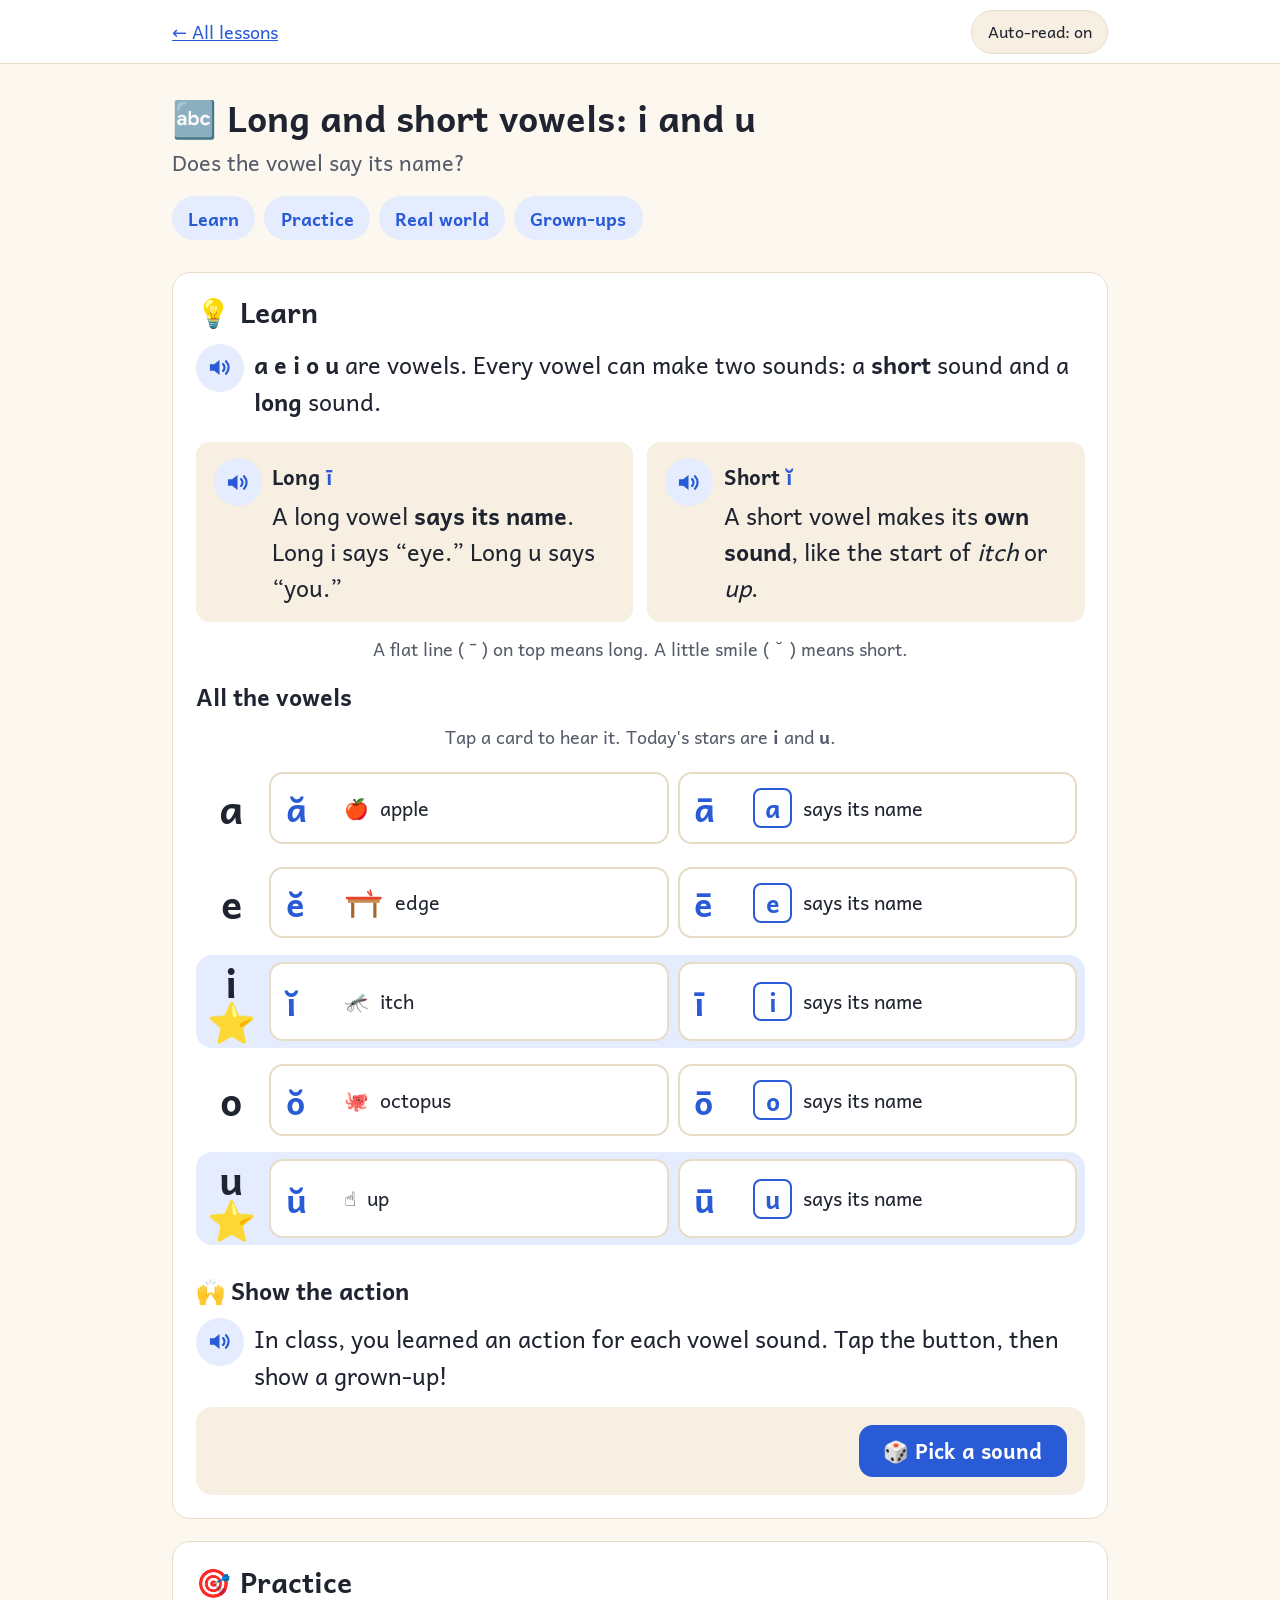
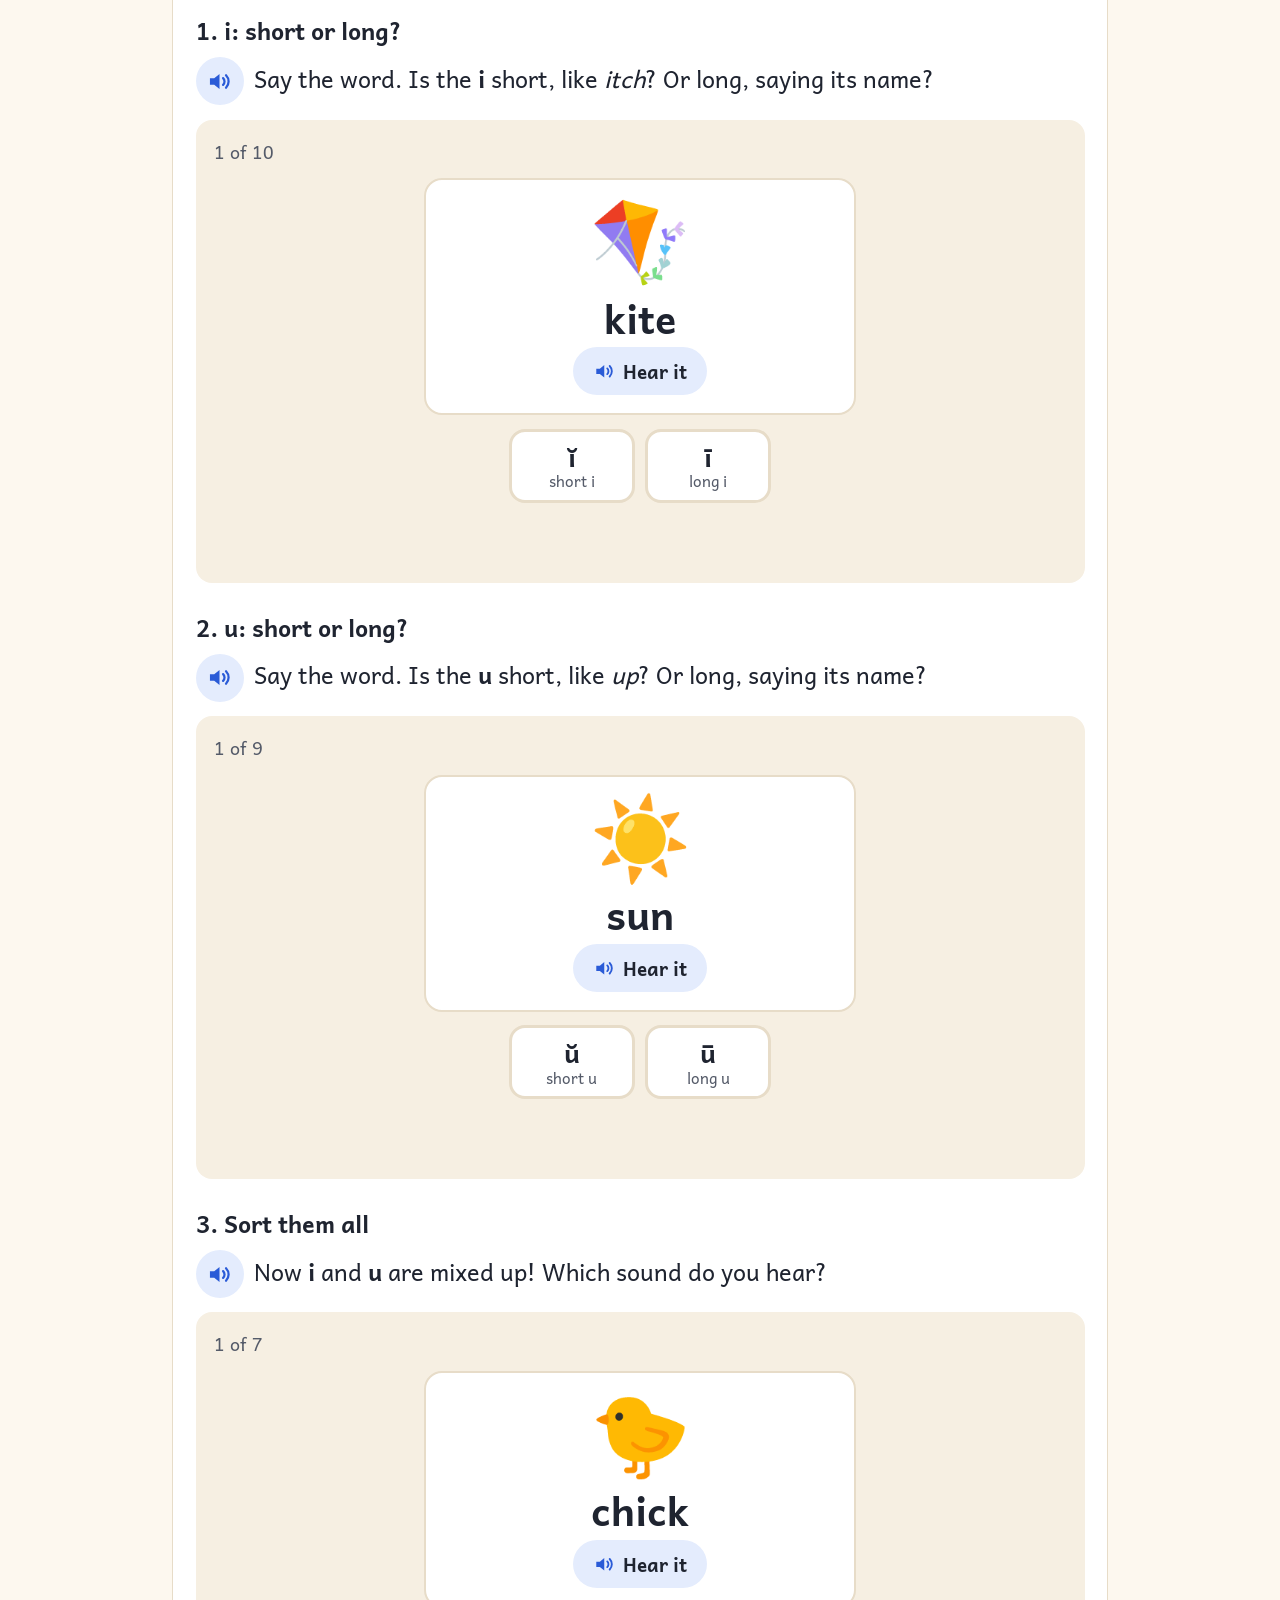
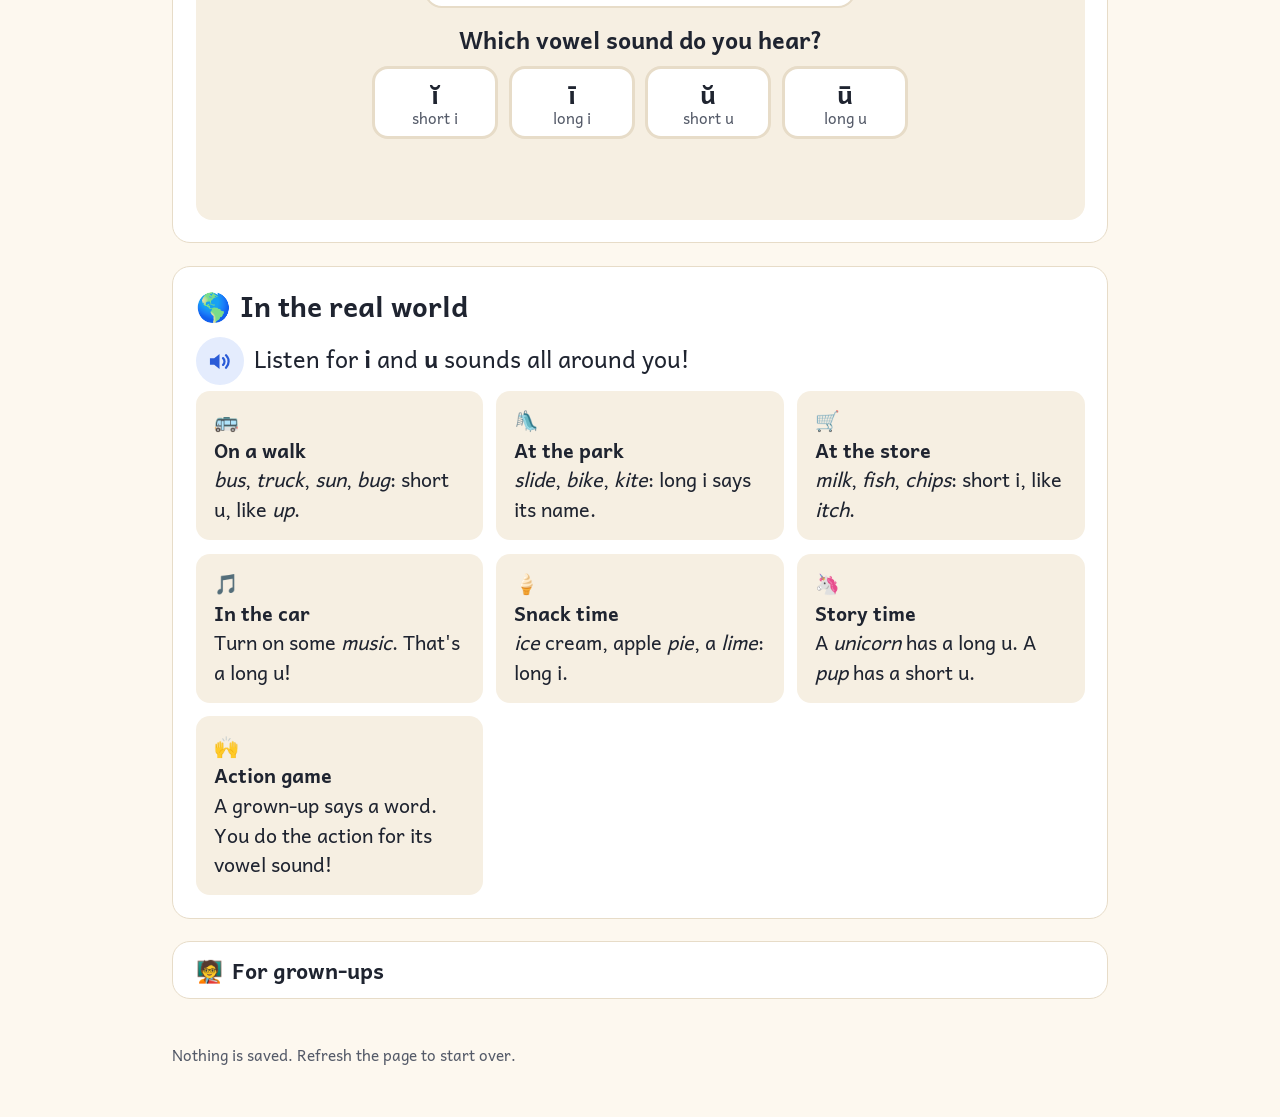
<file: lessons/vowels-long-short-i-u/index.html>
<!DOCTYPE html>
<html lang="en">
<head>
  <meta charset="utf-8">
  <meta name="viewport" content="width=device-width, initial-scale=1">
  <meta name="robots" content="noindex, nofollow">
  <meta name="referrer" content="no-referrer">
  <meta http-equiv="Content-Security-Policy" content="default-src 'self'; img-src 'self' data:; connect-src 'none'; object-src 'none'; base-uri 'none'; form-action 'none'">
  <title>Long and short vowels: i and u · Grade 1 practice</title>
  <meta name="description" content="Short and long vowel sounds, with practice for i and u: hear a word, decide if the vowel is short or long, then sort them all.">
  <link rel="icon" href="data:image/svg+xml,%3Csvg xmlns='http://www.w3.org/2000/svg' viewBox='0 0 32 32'%3E%3Crect width='32' height='32' rx='8' fill='%232563c9'/%3E%3Cpath d='M16 5l3.2 6.6 7.3 1-5.3 5.1 1.3 7.2L16 21.5l-6.5 3.4 1.3-7.2-5.3-5.1 7.3-1z' fill='%23ffc93d'/%3E%3C/svg%3E">
  <link rel="stylesheet" href="../../shared/site.css">
</head>
<body class="theme-vowel">
  <header class="top">
    <div class="top-inner">
      <a class="back" href="../../">← All lessons</a>
      <button type="button" class="read-toggle" aria-pressed="true">🔊 Auto-read on</button>
    </div>
  </header>

  <main>
    <div class="hero">
      <h1><span class="emoji" aria-hidden="true">🔤</span> Long and short vowels: i and u</h1>
      <p>Does the vowel say its name?</p>
      <ul class="jump" aria-label="On this page">
        <li><a href="#learn">Learn</a></li>
        <li><a href="#practice">Practice</a></li>
        <li><a href="#world">Real world</a></li>
        <li><a href="#grownups">Grown-ups</a></li>
      </ul>
    </div>
    <noscript><p class="card">The activities on this page need JavaScript turned on.</p></noscript>

    <section class="card" id="learn" aria-labelledby="learn-h">
      <h2 id="learn-h"><span class="emoji" aria-hidden="true">💡</span> Learn</h2>
      <div class="kid">
        <div class="say-line">
          <button class="say" data-say="a, e, i, o, and u are vowels. Every vowel can make two sounds: a short sound and a long sound."></button>
          <p><strong>a e i o u</strong> are vowels. Every vowel can make two sounds: a <strong>short</strong> sound and a <strong>long</strong> sound.</p>
        </div>
        <div class="grid two">
          <div class="say-line box">
            <button class="say" data-say="A long vowel says its name. Long i says eye. Long u says you."></button>
            <div><h3>Long <span class="mark">ī</span></h3><p>A long vowel <strong>says its name</strong>. Long i says “eye.” Long u says “you.”</p></div>
          </div>
          <div class="say-line box">
            <button class="say" data-say="A short vowel makes its own sound. Short i, like in itch. Short u, like in up."></button>
            <div><h3>Short <span class="mark">ĭ</span></h3><p>A short vowel makes its <strong>own sound</strong>, like the start of <em>itch</em> or <em>up</em>.</p></div>
          </div>
        </div>
        <p class="note">A flat line ( ¯ ) on top means long. A little smile ( ˘ ) means short.</p>

        <h3>All the vowels</h3>
        <p class="note">Tap a card to hear it. Today's stars are <strong>i</strong> and <strong>u</strong>.</p>
        <div class="vowel-table">
          <div class="vowel-row">
            <span class="vowel-letter">a</span>
            <button class="vowel-card" data-say="Short a, as in apple."><span class="mark">ă</span><span class="emoji" aria-hidden="true">🍎</span><span>apple</span></button>
            <button class="vowel-card" data-say="Long a says its name: ay."><span class="mark">ā</span><span class="name-box" aria-hidden="true">a</span><span>says its name</span></button>
          </div>
          <div class="vowel-row">
            <span class="vowel-letter">e</span>
            <button class="vowel-card" data-say="Short e, as in edge."><span class="mark">ĕ</span><span class="pic" data-pic="edge" aria-hidden="true"></span><span>edge</span></button>
            <button class="vowel-card" data-say="Long e says its name: ee."><span class="mark">ē</span><span class="name-box" aria-hidden="true">e</span><span>says its name</span></button>
          </div>
          <div class="vowel-row focus">
            <span class="vowel-letter">i <span class="emoji" aria-hidden="true">⭐</span></span>
            <button class="vowel-card" data-say="Short i, as in itch."><span class="mark">ĭ</span><span class="emoji" aria-hidden="true">🦟</span><span>itch</span></button>
            <button class="vowel-card" data-say="Long i says its name: eye. Like kite."><span class="mark">ī</span><span class="name-box" aria-hidden="true">i</span><span>says its name</span></button>
          </div>
          <div class="vowel-row">
            <span class="vowel-letter">o</span>
            <button class="vowel-card" data-say="Short o, as in octopus."><span class="mark">ŏ</span><span class="emoji" aria-hidden="true">🐙</span><span>octopus</span></button>
            <button class="vowel-card" data-say="Long o says its name: oh."><span class="mark">ō</span><span class="name-box" aria-hidden="true">o</span><span>says its name</span></button>
          </div>
          <div class="vowel-row focus">
            <span class="vowel-letter">u <span class="emoji" aria-hidden="true">⭐</span></span>
            <button class="vowel-card" data-say="Short u, as in up."><span class="mark">ŭ</span><span class="emoji" aria-hidden="true">☝️</span><span>up</span></button>
            <button class="vowel-card" data-say="Long u says its name: you. Like unicorn."><span class="mark">ū</span><span class="name-box" aria-hidden="true">u</span><span>says its name</span></button>
          </div>
        </div>

        <h3><span class="emoji" aria-hidden="true">🙌</span> Show the action</h3>
        <div class="say-line">
          <button class="say" data-say="In class, you learned an action for each vowel sound. Tap the button, then show a grown-up the action."></button>
          <p>In class, you learned an action for each vowel sound. Tap the button, then show a grown-up!</p>
        </div>
        <div class="action-pick">
          <p class="action-prompt" id="action-prompt" aria-live="polite"></p>
          <button type="button" class="btn" id="action-btn">🎲 Pick a sound</button>
        </div>
      </div>
    </section>

    <section class="card" id="practice" aria-labelledby="practice-h">
      <h2 id="practice-h"><span class="emoji" aria-hidden="true">🎯</span> Practice</h2>

      <h3>1. i: short or long?</h3>
      <div class="say-line kid">
        <button class="say" data-say="Say the word. Is the i short, like itch? Or long, like it says its name?"></button>
        <p>Say the word. Is the <strong>i</strong> short, like <em>itch</em>? Or long, saying its name?</p>
      </div>
      <div class="quiz" data-quiz="i"></div>

      <h3>2. u: short or long?</h3>
      <div class="say-line kid">
        <button class="say" data-say="Say the word. Is the u short, like up? Or long, like it says its name?"></button>
        <p>Say the word. Is the <strong>u</strong> short, like <em>up</em>? Or long, saying its name?</p>
      </div>
      <div class="quiz" data-quiz="u"></div>

      <h3>3. Sort them all</h3>
      <div class="say-line kid">
        <button class="say" data-say="Now i and u are mixed up! Which vowel sound do you hear?"></button>
        <p>Now <strong>i</strong> and <strong>u</strong> are mixed up! Which sound do you hear?</p>
      </div>
      <div class="quiz" data-quiz="mixed"></div>
    </section>

    <section class="card" id="world" aria-labelledby="world-h">
      <h2 id="world-h"><span class="emoji" aria-hidden="true">🌎</span> In the real world</h2>
      <div class="say-line kid">
        <button class="say" data-say="Listen for i and u sounds all around you!"></button>
        <p>Listen for <strong>i</strong> and <strong>u</strong> sounds all around you!</p>
      </div>
      <ul class="world">
        <li><span class="emoji" aria-hidden="true">🚌</span><span><strong>On a walk</strong><em>bus</em>, <em>truck</em>, <em>sun</em>, <em>bug</em>: short u, like <em>up</em>.</span></li>
        <li><span class="emoji" aria-hidden="true">🛝</span><span><strong>At the park</strong><em>slide</em>, <em>bike</em>, <em>kite</em>: long i says its name.</span></li>
        <li><span class="emoji" aria-hidden="true">🛒</span><span><strong>At the store</strong><em>milk</em>, <em>fish</em>, <em>chips</em>: short i, like <em>itch</em>.</span></li>
        <li><span class="emoji" aria-hidden="true">🎵</span><span><strong>In the car</strong>Turn on some <em>music</em>. That's a long u!</span></li>
        <li><span class="emoji" aria-hidden="true">🍦</span><span><strong>Snack time</strong><em>ice</em> cream, apple <em>pie</em>, a <em>lime</em>: long i.</span></li>
        <li><span class="emoji" aria-hidden="true">🦄</span><span><strong>Story time</strong>A <em>unicorn</em> has a long u. A <em>pup</em> has a short u.</span></li>
        <li><span class="emoji" aria-hidden="true">🙌</span><span><strong>Action game</strong>A grown-up says a word. You do the action for its vowel sound!</span></li>
      </ul>
    </section>

    <details class="grownups" id="grownups">
      <summary><span class="emoji" aria-hidden="true">🧑‍🏫</span> For grown-ups</summary>
      <div>
        <h3>What this is</h3>
        <p>Each vowel has a <strong>short</strong> sound and a <strong>long</strong> sound. The long sound is the letter's name: /ā/, /ē/, /ī/, /ō/ and /yōō/ for u (as in <em>unicorn</em>). The short sounds are anchored to keywords: /ă/ <em>apple</em>, /ĕ/ <em>edge</em>, /ĭ/ <em>itch</em>, /ŏ/ <em>octopus</em>, /ŭ/ <em>up</em>. The class has been reviewing <strong>i</strong> and <strong>u</strong>.</p>
        <p>Marks: a <strong>macron</strong> ( ¯ ) means long and a <strong>breve</strong> ( ˘ ) means short.</p>
        <h3>About this practice</h3>
        <ul>
          <li>It's about <em>hearing</em> the difference, not spelling it. Long vowels get spelled several ways (<em>kite</em>, <em>pie</em>, <em>tiger</em>), and patterns like silent e usually come later. If a word is too hard to read, the 🔊 button reads it.</li>
          <li>Long u has two sounds in English: /yōō/ as in <em>cube</em> and /ōō/ as in <em>flute</em>. The class card uses /yōō/, so the practice sticks to that one.</li>
          <li>Kids learn an action for each vowel sound in class. The page doesn't show them, so ask your child to teach you!</li>
        </ul>
        <h3>How to help</h3>
        <ul>
          <li>Stretch the vowel: “p-<em>iii</em>-g” versus “k-<em>iii</em>-te.” Ask, “Does it say its name?”</li>
          <li>Sort snacks, toys or groceries by vowel sound.</li>
          <li>Play I spy: “I spy something with a short u” (cup, rug, bug).</li>
        </ul>
      </div>
    </details>
  </main>

  <footer>
    <p>Nothing is saved. Refresh the page to start over.</p>
  </footer>

  <script src="../../shared/lesson.js"></script>
  <script src="lesson.js"></script>
</body>
</html>
</file>
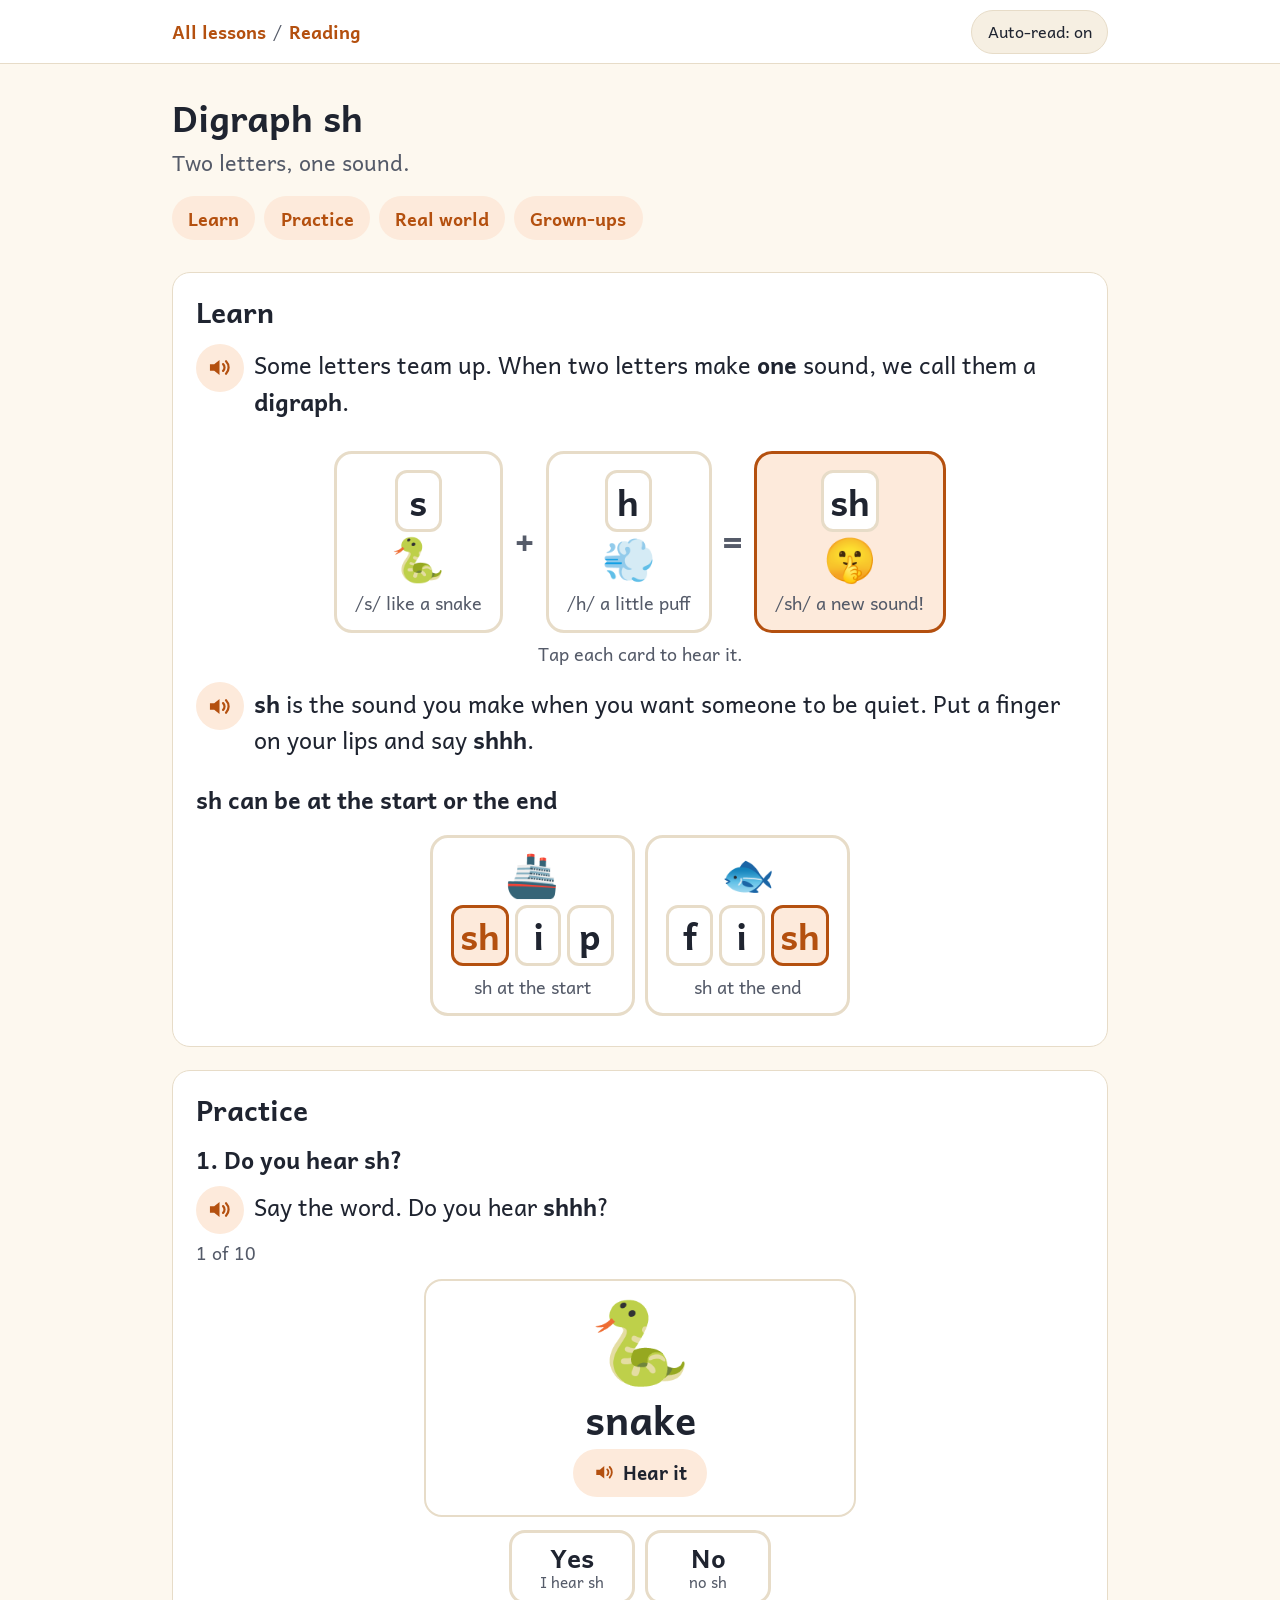
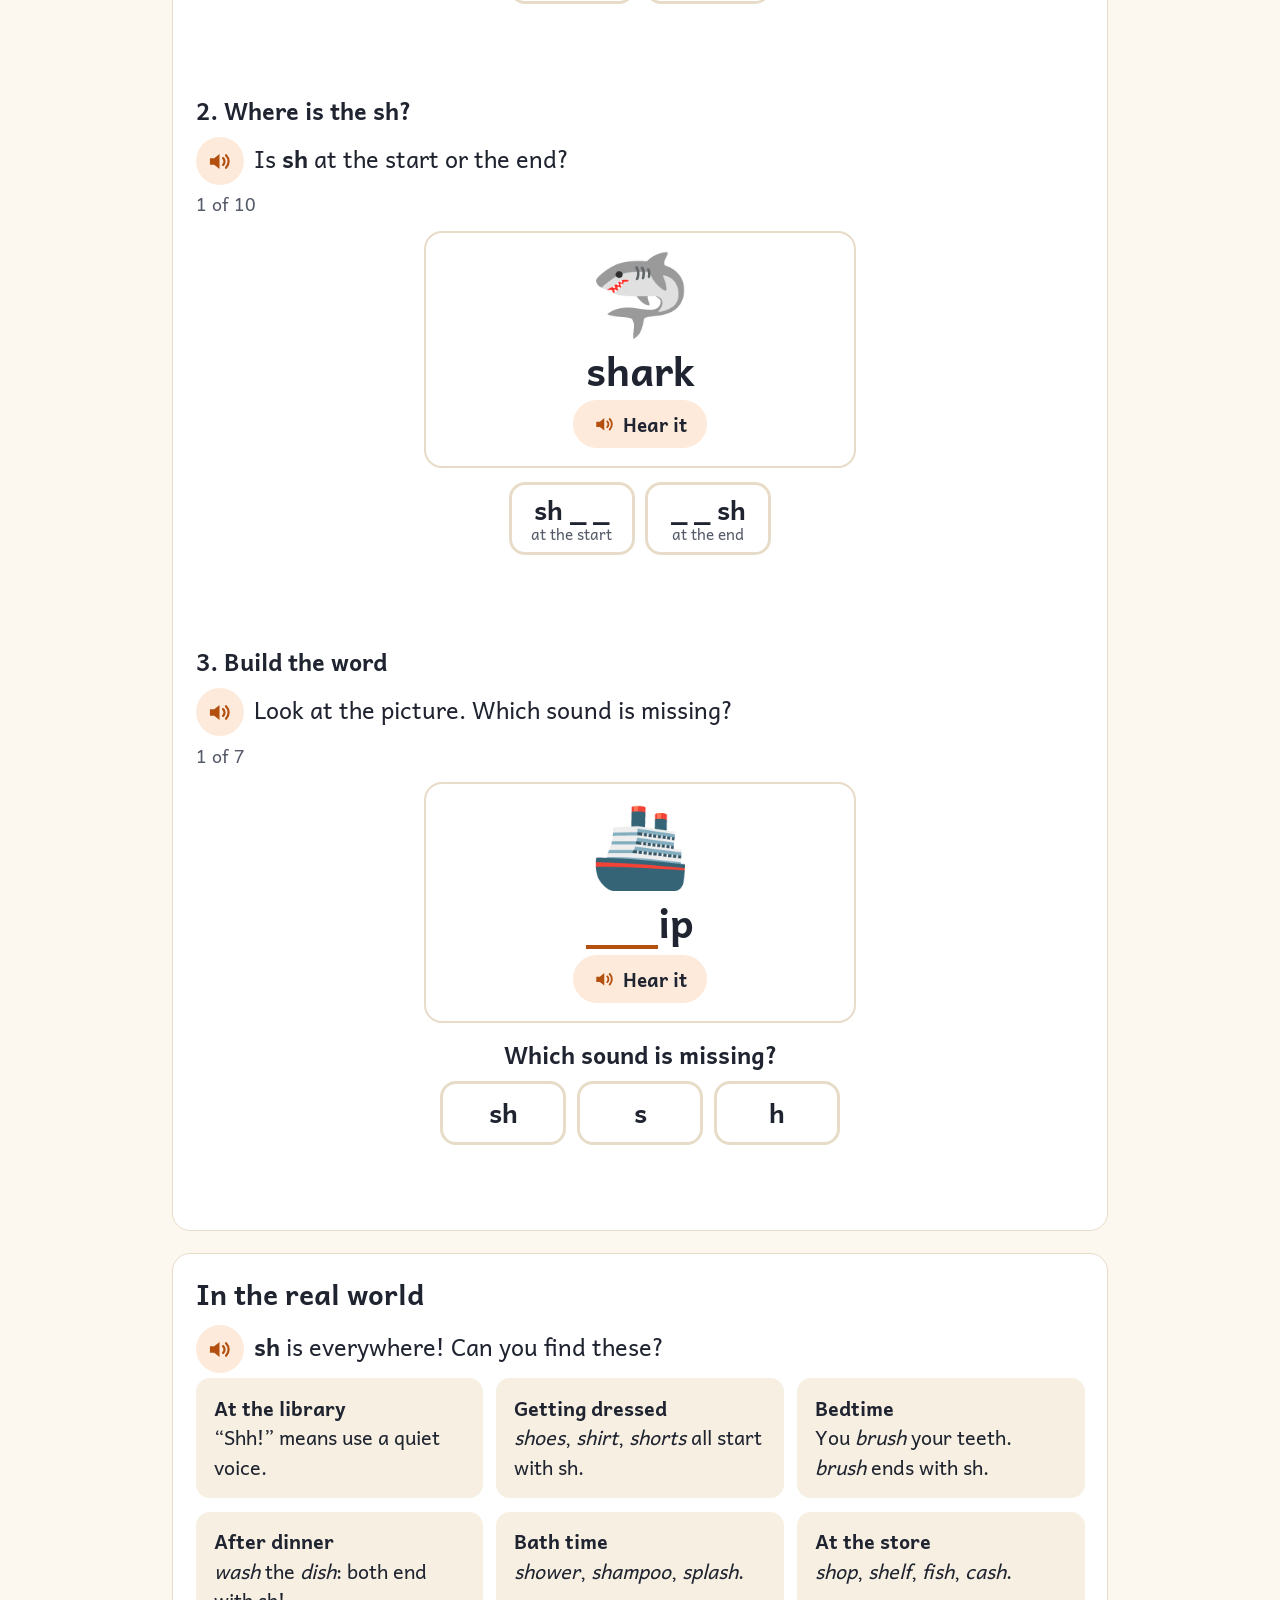
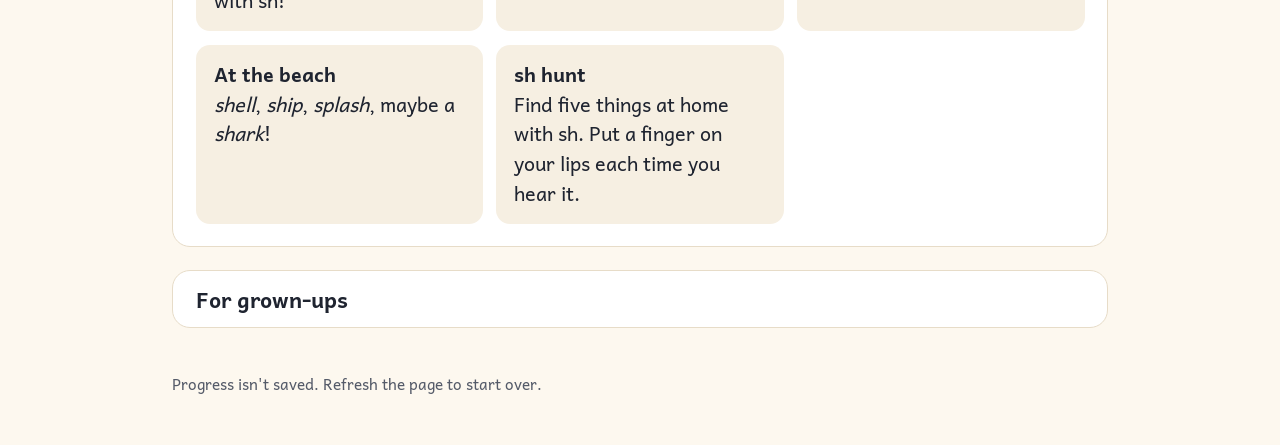
<file: reading/digraph-sh/index.html>
<!DOCTYPE html>
<html lang="en">
<head>
  <meta charset="utf-8">
  <meta name="viewport" content="width=device-width, initial-scale=1">
  <meta name="referrer" content="no-referrer">
  <meta http-equiv="Content-Security-Policy" content="default-src 'self'; script-src 'self' https://gc.zgo.at; img-src 'self' data: https://jkastl.goatcounter.com; connect-src https://jkastl.goatcounter.com; object-src 'none'; base-uri 'none'; form-action 'none'">
  <title>Digraph sh · Grade 1 practice</title>
  <meta name="description" content="Two letters, one sound: hear the sh sound, find it at the start or end of a word, and build sh words.">
  <link rel="canonical" href="https://jkastl.github.io/school-m1/reading/digraph-sh/">
  <meta property="og:type" content="website">
  <meta property="og:site_name" content="Grade 1 practice">
  <meta property="og:title" content="Digraph sh">
  <meta property="og:description" content="Two letters, one sound: hear the sh sound, find it at the start or end of a word, and build sh words.">
  <meta property="og:url" content="https://jkastl.github.io/school-m1/reading/digraph-sh/">
  <meta name="twitter:card" content="summary">
  <script src="../../shared/stats.js" defer></script>
  <link rel="icon" href="data:image/svg+xml,%3Csvg xmlns='http://www.w3.org/2000/svg' viewBox='0 0 32 32'%3E%3Crect width='32' height='32' rx='8' fill='%232563c9'/%3E%3Cpath d='M16 5l3.2 6.6 7.3 1-5.3 5.1 1.3 7.2L16 21.5l-6.5 3.4 1.3-7.2-5.3-5.1 7.3-1z' fill='%23ffc93d'/%3E%3C/svg%3E">
  <link rel="stylesheet" href="../../shared/site.css">
</head>
<body class="theme-sh">
  <header class="top">
    <div class="top-inner">
      <nav class="crumbs" aria-label="Breadcrumb"><a href="../../">All lessons</a><span aria-hidden="true">/</span><a href="../">Reading</a></nav>
      <button type="button" class="read-toggle" aria-pressed="true">Auto-read: on</button>
    </div>
  </header>

  <main>
    <div class="hero">
      <h1>Digraph sh</h1>
      <p>Two letters, one sound.</p>
      <ul class="jump" aria-label="On this page">
        <li><a href="#learn">Learn</a></li>
        <li><a href="#practice">Practice</a></li>
        <li><a href="#world">Real world</a></li>
        <li><a href="#grownups">Grown-ups</a></li>
      </ul>
    </div>
    <noscript><p class="card">The activities on this page need JavaScript turned on.</p></noscript>

    <section class="card" id="learn" aria-labelledby="learn-h">
      <h2 id="learn-h">Learn</h2>
      <div class="kid">
        <div class="say-line">
          <button class="say"></button>
          <p>Some letters team up. When two letters make <strong>one</strong> sound, we call them a <strong>digraph</strong>.</p>
        </div>

        <div class="sound-row math">
          <button class="sound-card" data-say="sss. s says sss, like a snake.">
            <span class="tile">s</span>
            <span class="pic" aria-hidden="true">🐍</span>
            <span class="sound-label">/s/ like a snake</span>
          </button>
          <span class="op" aria-hidden="true">+</span>
          <button class="sound-card" data-say="h says huh, like a little puff of air.">
            <span class="tile">h</span>
            <span class="pic" aria-hidden="true">💨</span>
            <span class="sound-label">/h/ a little puff</span>
          </button>
          <span class="op" aria-hidden="true">=</span>
          <button class="sound-card star" data-say="Together, s h says shhh. A brand new sound!">
            <span class="tile">sh</span>
            <span class="pic" aria-hidden="true">🤫</span>
            <span class="sound-label">/sh/ a new sound!</span>
          </button>
        </div>
        <p class="note">Tap each card to hear it.</p>

        <div class="say-line">
          <button class="say" data-say="sh is the sound you make when you want someone to be quiet. Put a finger on your lips and say shhh."></button>
          <p><strong>sh</strong> is the sound you make when you want someone to be quiet. Put a finger on your lips and say <strong>shhh</strong>.</p>
        </div>

        <h3>sh can be at the start or the end</h3>
        <div class="sound-row">
          <button class="word-card" data-say="ship. sh is at the start.">
            <span class="pic" aria-hidden="true">🚢</span>
            <span class="tiles"><span class="tile hot">sh</span><span class="tile">i</span><span class="tile">p</span></span>
            <span class="sound-label">sh at the start</span>
          </button>
          <button class="word-card" data-say="fish. sh is at the end.">
            <span class="pic" aria-hidden="true">🐟</span>
            <span class="tiles"><span class="tile">f</span><span class="tile">i</span><span class="tile hot">sh</span></span>
            <span class="sound-label">sh at the end</span>
          </button>
        </div>
      </div>
    </section>

    <section class="card" id="practice" aria-labelledby="practice-h">
      <h2 id="practice-h">Practice</h2>

      <h3>1. Do you hear sh?</h3>
      <div class="say-line kid">
        <button class="say" data-say="Say the word. Do you hear shhh? Tap yes or no."></button>
        <p>Say the word. Do you hear <strong>shhh</strong>?</p>
      </div>
      <div data-quiz="hear"></div>

      <h3>2. Where is the sh?</h3>
      <div class="say-line kid">
        <button class="say" data-say="Is the sh at the start of the word, or at the end?"></button>
        <p>Is <strong>sh</strong> at the start or the end?</p>
      </div>
      <div data-quiz="where"></div>

      <h3>3. Build the word</h3>
      <div class="say-line kid">
        <button class="say" data-say="Look at the picture. Which sound is missing? Tap it."></button>
        <p>Look at the picture. Which sound is missing?</p>
      </div>
      <div data-quiz="build"></div>
    </section>

    <section class="card" id="world" aria-labelledby="world-h">
      <h2 id="world-h">In the real world</h2>
      <div class="say-line kid">
        <button class="say" data-say="sh is everywhere! Can you find these?"></button>
        <p><strong>sh</strong> is everywhere! Can you find these?</p>
      </div>
      <ul class="world">
        <li><strong>At the library</strong>“Shh!” means use a quiet voice.</li>
        <li><strong>Getting dressed</strong><em>shoes</em>, <em>shirt</em>, <em>shorts</em> all start with sh.</li>
        <li><strong>Bedtime</strong>You <em>brush</em> your teeth. <em>brush</em> ends with sh.</li>
        <li><strong>After dinner</strong><em>wash</em> the <em>dish</em>: both end with sh!</li>
        <li><strong>Bath time</strong><em>shower</em>, <em>shampoo</em>, <em>splash</em>.</li>
        <li><strong>At the store</strong><em>shop</em>, <em>shelf</em>, <em>fish</em>, <em>cash</em>.</li>
        <li><strong>At the beach</strong><em>shell</em>, <em>ship</em>, <em>splash</em>, maybe a <em>shark</em>!</li>
        <li><strong>sh hunt</strong>Find five things at home with sh. Put a finger on your lips each time you hear it.</li>
      </ul>
    </section>

    <details class="grownups" id="grownups">
      <summary>For grown-ups</summary>
      <div>
        <h3>What this is</h3>
        <p>A <strong>digraph</strong> is two letters that spell one sound. In <em>sh</em>, you don't hear an /s/ and then an /h/. The two letters together make a brand new sound, /sh/. In class it's tied to the “be quiet” sound, so a finger to the lips is a great reminder.</p>
        <h3>How to help</h3>
        <ul>
          <li>Stretch the sound: “<em>shhhhh-ip</em>”, “<em>fi-shhhhh</em>.” Ask: is the quiet sound at the start or the end?</li>
          <li>Play “I spy something with sh” around the house (shoe, brush, dish, shelf, shirt).</li>
          <li>Write <em>sh</em> words with a finger on the table, in sand, or on a steamy mirror, saying the sound as you write the two letters.</li>
          <li>When reading, if your child says /s/ /h/ for <em>sh</em>, cover the rest of the word and ask, “What do these two say together?”</li>
        </ul>
        <h3>Common mix-ups</h3>
        <ul>
          <li><strong>s or sh?</strong> <em>sip</em> and <em>ship</em>, <em>sell</em> and <em>shell</em>. A snake (sss) versus a quiet sign (shhh).</li>
          <li><strong>h and s apart:</strong> in a word like <em>house</em>, the h and the s are both there but not side by side, so there's no /sh/.</li>
          <li>Other digraphs (<em>ch</em>, <em>th</em>, <em>wh</em>, <em>ck</em>) usually come along soon and follow the same idea.</li>
        </ul>
      </div>
    </details>
  </main>

  <footer>
    <p>Progress isn't saved. Refresh the page to start over.</p>
  </footer>

  <script src="../../shared/lesson.js"></script>
  <script src="lesson.js"></script>
</body>
</html>
</file>
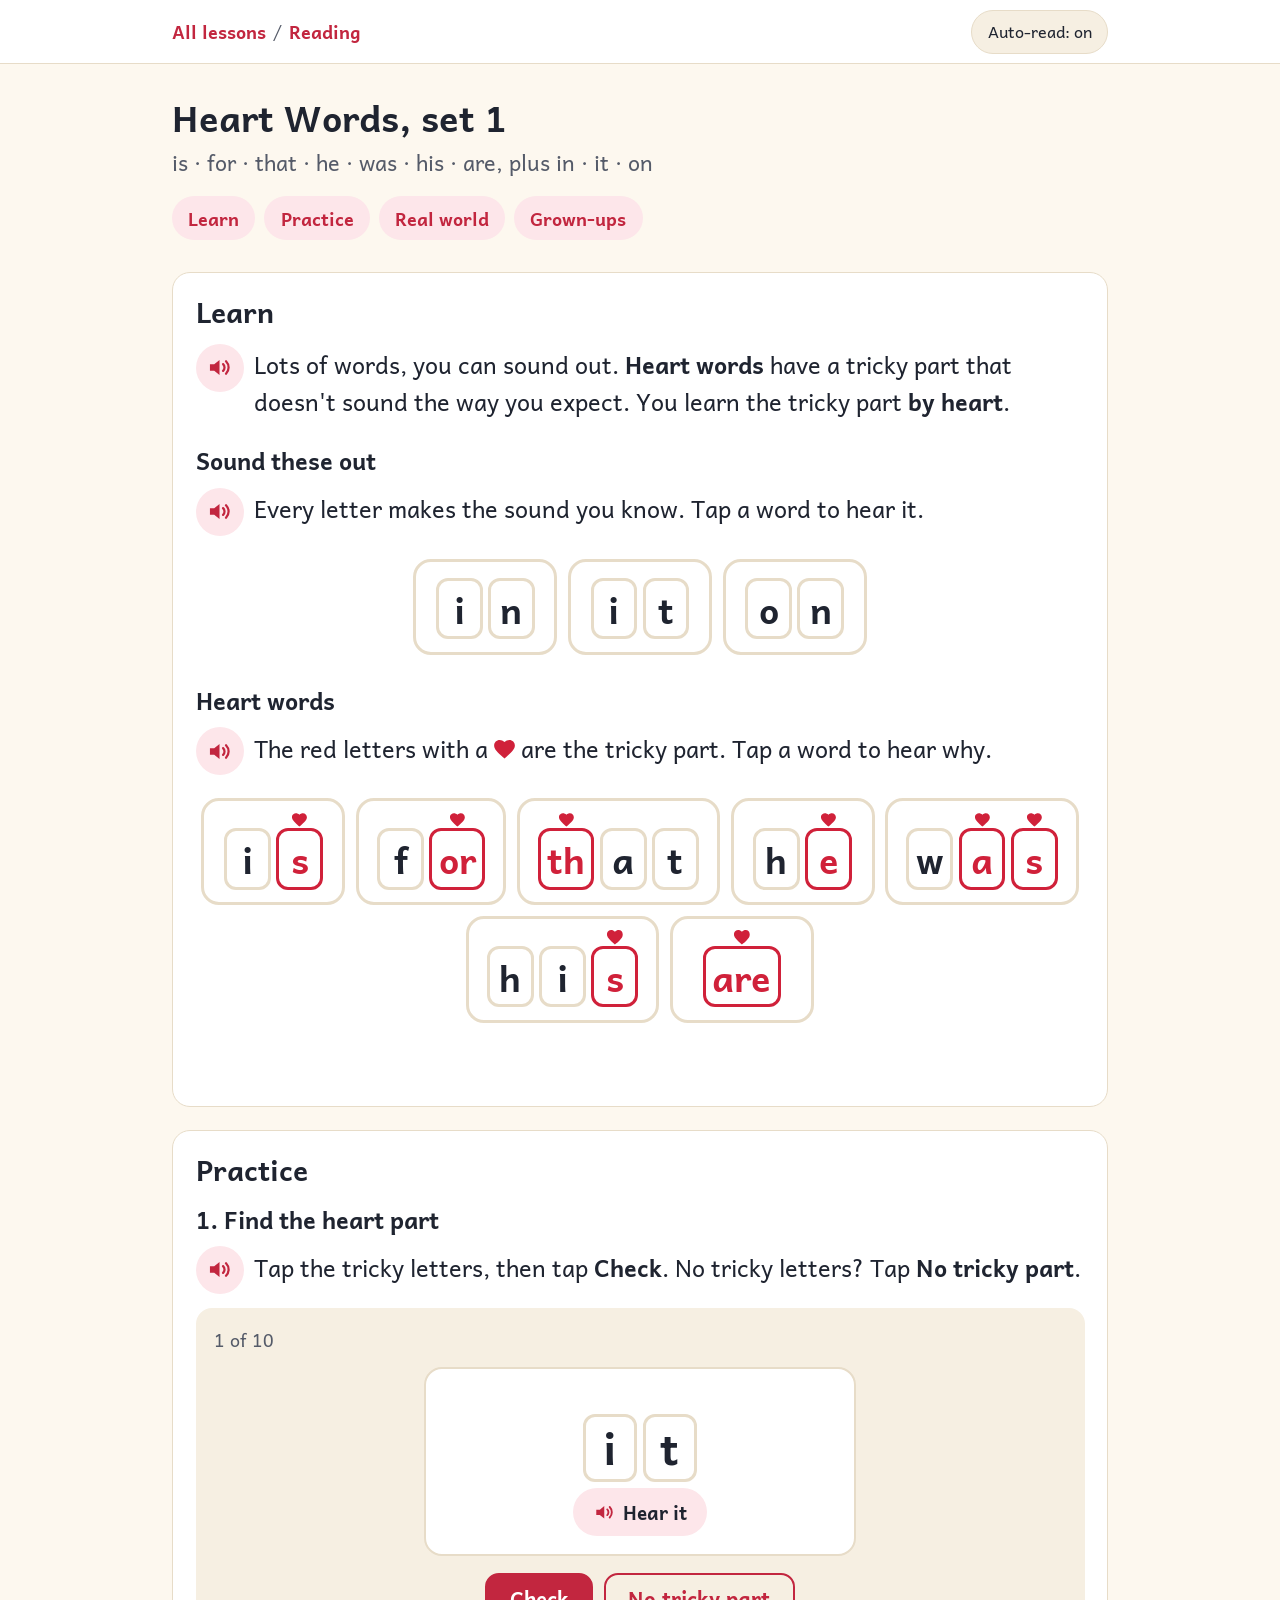
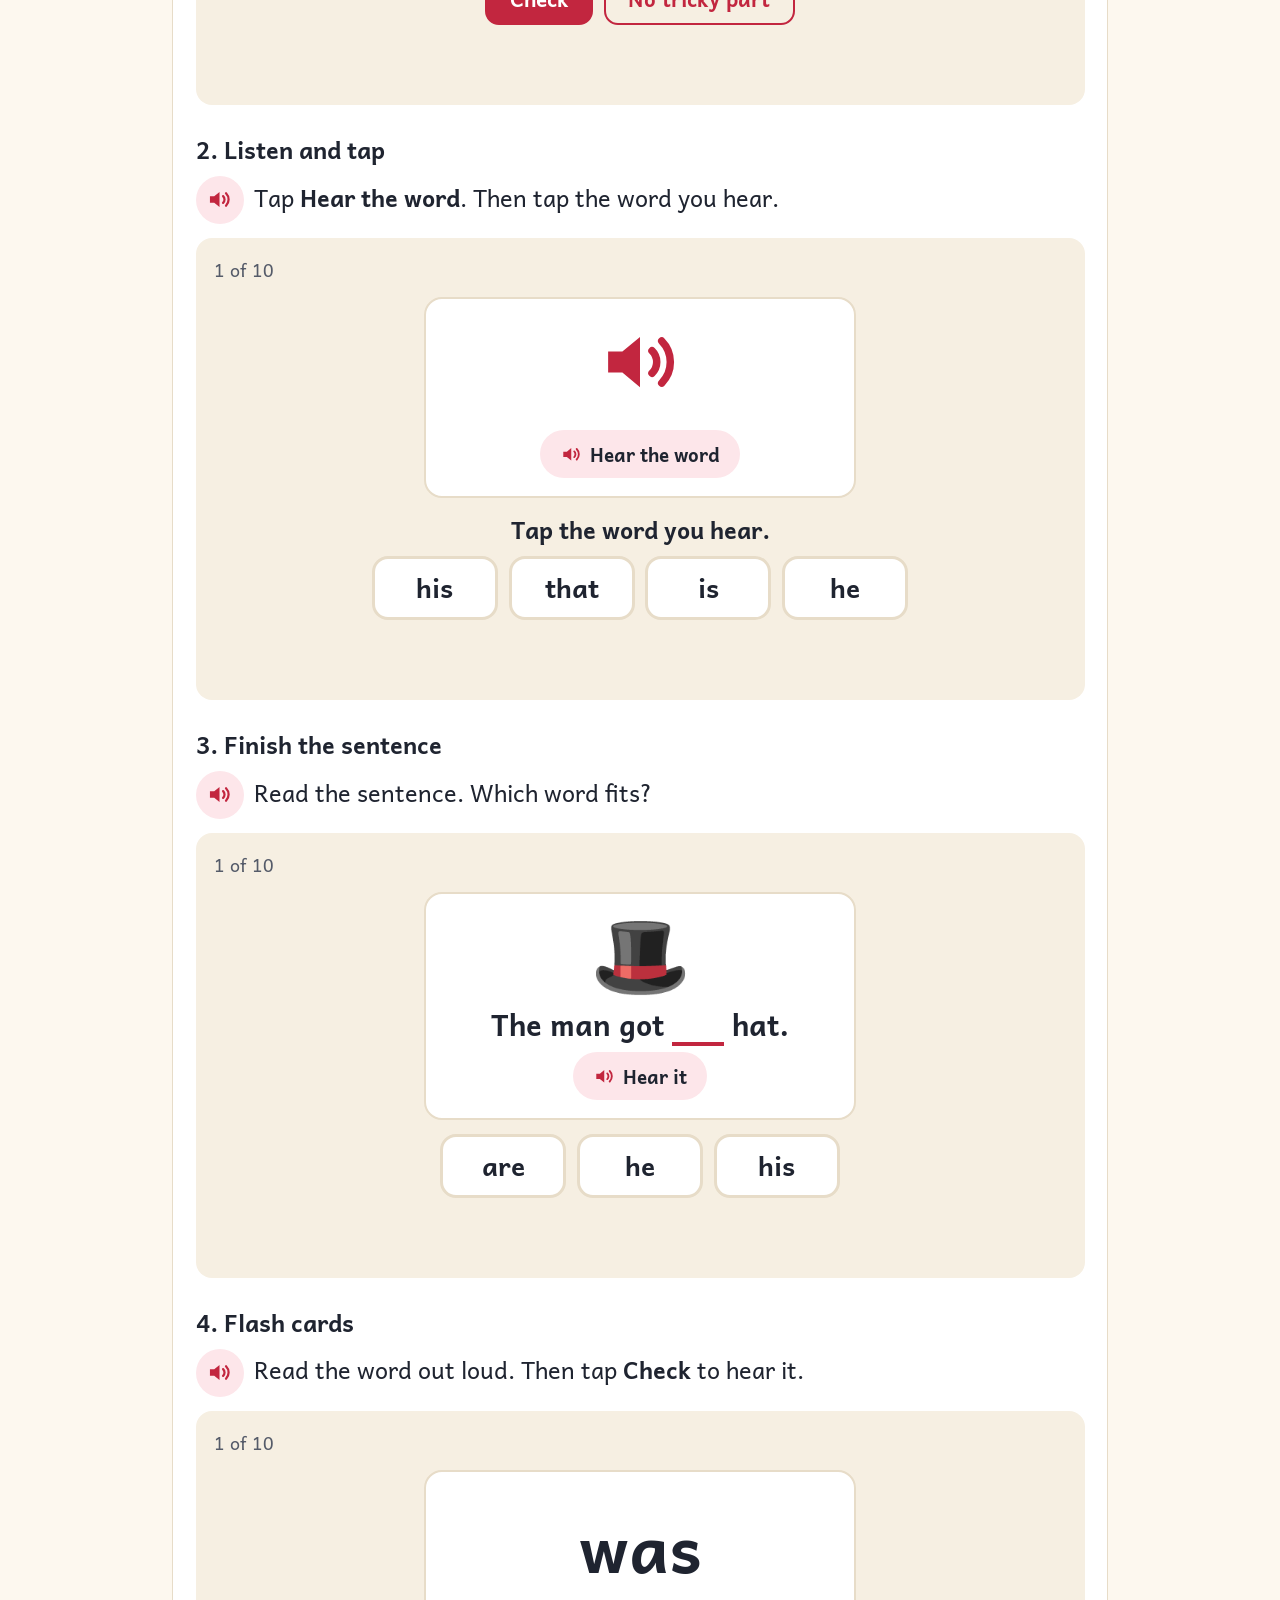
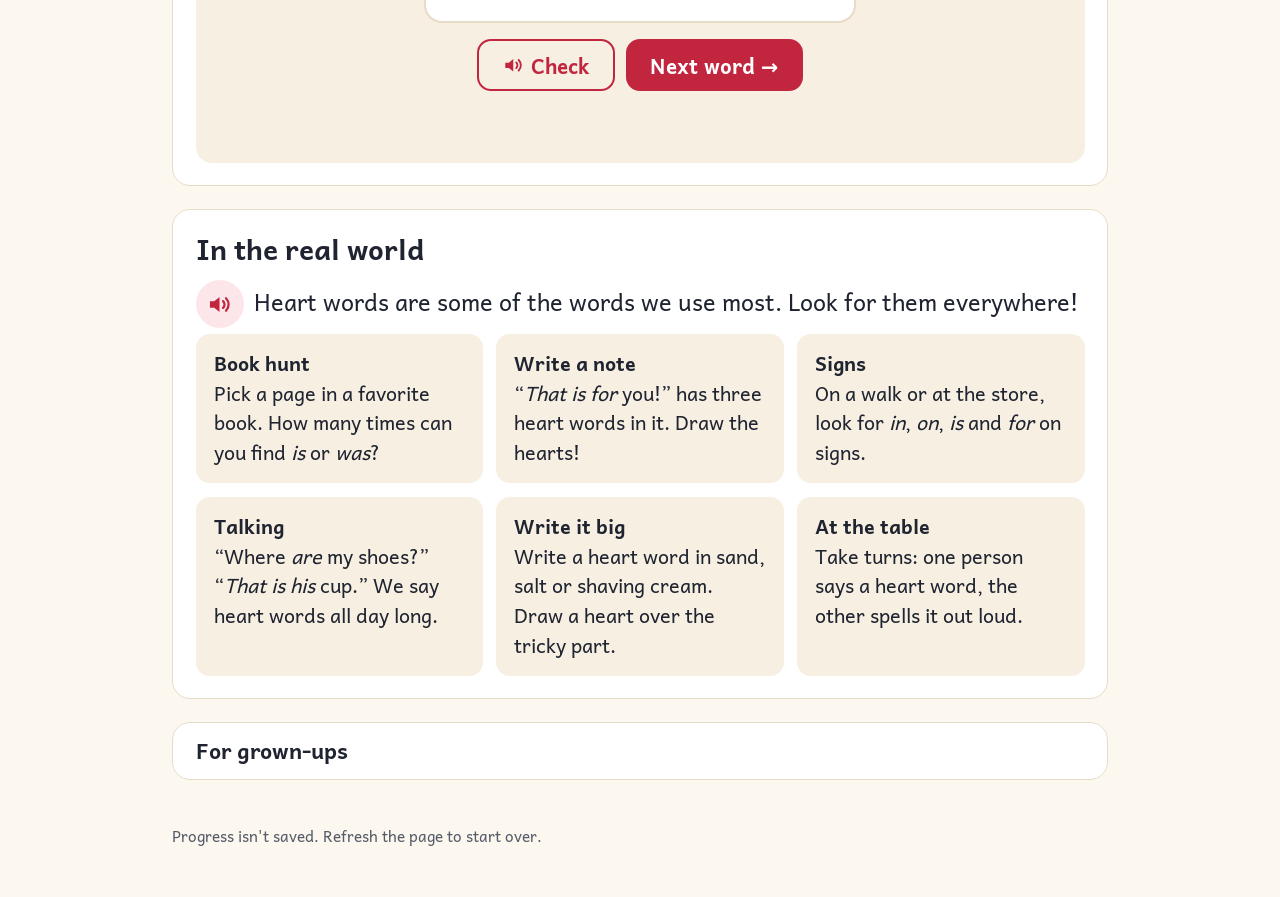
<file: reading/heart-words-set-1/index.html>
<!DOCTYPE html>
<html lang="en">
<head>
  <meta charset="utf-8">
  <meta name="viewport" content="width=device-width, initial-scale=1">
  <meta name="referrer" content="no-referrer">
  <meta http-equiv="Content-Security-Policy" content="default-src 'self'; script-src 'self' https://gc.zgo.at; img-src 'self' data: https://jkastl.goatcounter.com; connect-src https://jkastl.goatcounter.com; object-src 'none'; base-uri 'none'; form-action 'none'">
  <title>Heart Words, set 1 · Grade 1 practice</title>
  <meta name="description" content="Heart words is, for, that, he, was, his and are, plus in, it and on: find the tricky part, hear the word, finish the sentence.">
  <link rel="canonical" href="https://jkastl.github.io/school-m1/reading/heart-words-set-1/">
  <meta property="og:type" content="website">
  <meta property="og:site_name" content="Grade 1 practice">
  <meta property="og:title" content="Heart Words, set 1">
  <meta property="og:description" content="Heart words is, for, that, he, was, his and are, plus in, it and on: find the tricky part, hear the word, finish the sentence.">
  <meta property="og:url" content="https://jkastl.github.io/school-m1/reading/heart-words-set-1/">
  <meta name="twitter:card" content="summary">
  <script src="../../shared/stats.js" defer></script>
  <link rel="icon" href="data:image/svg+xml,%3Csvg xmlns='http://www.w3.org/2000/svg' viewBox='0 0 32 32'%3E%3Crect width='32' height='32' rx='8' fill='%232563c9'/%3E%3Cpath d='M16 5l3.2 6.6 7.3 1-5.3 5.1 1.3 7.2L16 21.5l-6.5 3.4 1.3-7.2-5.3-5.1 7.3-1z' fill='%23ffc93d'/%3E%3C/svg%3E">
  <link rel="stylesheet" href="../../shared/site.css">
</head>
<body class="theme-heart">
  <header class="top">
    <div class="top-inner">
      <nav class="crumbs" aria-label="Breadcrumb"><a href="../../">All lessons</a><span aria-hidden="true">/</span><a href="../">Reading</a></nav>
      <button type="button" class="read-toggle" aria-pressed="true">Auto-read: on</button>
    </div>
  </header>

  <main>
    <div class="hero">
      <h1>Heart Words, set 1</h1>
      <p>is · for · that · he · was · his · are, plus in · it · on</p>
      <ul class="jump" aria-label="On this page">
        <li><a href="#learn">Learn</a></li>
        <li><a href="#practice">Practice</a></li>
        <li><a href="#world">Real world</a></li>
        <li><a href="#grownups">Grown-ups</a></li>
      </ul>
    </div>
    <noscript><p class="card">The activities on this page need JavaScript turned on.</p></noscript>

    <section class="card" id="learn" aria-labelledby="learn-h">
      <h2 id="learn-h">Learn</h2>
      <div class="kid">
        <div class="say-line">
          <button class="say"></button>
          <p>Lots of words, you can sound out. <strong>Heart words</strong> have a tricky part that doesn't sound the way you expect. You learn the tricky part <strong>by heart</strong>.</p>
        </div>

        <h3>Sound these out</h3>
        <div class="say-line">
          <button class="say"></button>
          <p>Every letter makes the sound you know. Tap a word to hear it.</p>
        </div>
        <div class="sound-row" id="plain-words"></div>

        <h3>Heart words</h3>
        <div class="say-line">
          <button class="say" data-say="The red letters with a heart are the tricky part. Tap a word to hear it and find out why."></button>
          <p>The red letters with a <span class="heart-mark" role="img" aria-label="heart"></span> are the tricky part. Tap a word to hear why.</p>
        </div>
        <div class="sound-row heart-row" id="heart-words"></div>
        <p class="feedback" id="heart-why" aria-live="polite"></p>
      </div>
    </section>

    <section class="card" id="practice" aria-labelledby="practice-h">
      <h2 id="practice-h">Practice</h2>

      <h3>1. Find the heart part</h3>
      <div class="say-line kid">
        <button class="say" data-say="Tap the tricky letters, then tap check. If every letter sounds the way you expect, tap no tricky part."></button>
        <p>Tap the tricky letters, then tap <strong>Check</strong>. No tricky letters? Tap <strong>No tricky part</strong>.</p>
      </div>
      <div class="quiz" id="finder"></div>

      <h3>2. Listen and tap</h3>
      <div class="say-line kid">
        <button class="say" data-say="Tap hear the word. Then tap the word you hear."></button>
        <p>Tap <strong>Hear the word</strong>. Then tap the word you hear.</p>
      </div>
      <div class="quiz" data-quiz="listen"></div>

      <h3>3. Finish the sentence</h3>
      <div class="say-line kid">
        <button class="say" data-say="Read the sentence. Which word fits in the blank?"></button>
        <p>Read the sentence. Which word fits?</p>
      </div>
      <div class="quiz" data-quiz="sentences"></div>

      <h3>4. Flash cards</h3>
      <div class="say-line kid">
        <button class="say" data-say="Read the word out loud. Then tap check to hear if you got it."></button>
        <p>Read the word out loud. Then tap <strong>Check</strong> to hear it.</p>
      </div>
      <div class="quiz" id="flash"></div>
    </section>

    <section class="card" id="world" aria-labelledby="world-h">
      <h2 id="world-h">In the real world</h2>
      <div class="say-line kid">
        <button class="say" data-say="Heart words are some of the words we use most. Look for them everywhere!"></button>
        <p>Heart words are some of the words we use most. Look for them everywhere!</p>
      </div>
      <ul class="world">
        <li><strong>Book hunt</strong>Pick a page in a favorite book. How many times can you find <em>is</em> or <em>was</em>?</li>
        <li><strong>Write a note</strong>“<em>That is for</em> you!” has three heart words in it. Draw the hearts!</li>
        <li><strong>Signs</strong>On a walk or at the store, look for <em>in</em>, <em>on</em>, <em>is</em> and <em>for</em> on signs.</li>
        <li><strong>Talking</strong>“Where <em>are</em> my shoes?” “<em>That</em> <em>is</em> <em>his</em> cup.” We say heart words all day long.</li>
        <li><strong>Write it big</strong>Write a heart word in sand, salt or shaving cream. Draw a heart over the tricky part.</li>
        <li><strong>At the table</strong>Take turns: one person says a heart word, the other spells it out loud.</li>
      </ul>
    </section>

    <details class="grownups" id="grownups">
      <summary>For grown-ups</summary>
      <div>
        <h3>What this is</h3>
        <p><strong>Heart words</strong> are high-frequency words that aren't fully decodable yet. Kids sound out the parts that follow the patterns they know and learn the irregular part “by heart.” In class, a heart goes over the tricky letters.</p>
        <h3>The tricky parts in this set</h3>
        <ul>
          <li><em>is</em>, <em>his</em>: the <strong>s</strong> says /z/.</li>
          <li><em>was</em>: the <strong>a</strong> says /ŭ/ and the <strong>s</strong> says /z/.</li>
          <li><em>he</em>: the <strong>e</strong> says its name, /ē/.</li>
          <li><em>for</em>: <strong>or</strong> says /or/.</li>
          <li><em>that</em>: <strong>th</strong> is a digraph that hasn't been taught yet.</li>
          <li><em>are</em>: the whole word is the heart part (<strong>a-r-e</strong> says /ar/).</li>
          <li><em>in</em>, <em>it</em>, <em>on</em>: no heart part. These are fully decodable and just get practiced a lot.</li>
        </ul>
        <p>Some heart parts are only tricky <em>for now</em>. Once <em>th</em>, <em>or</em> and long vowels are taught, <em>that</em>, <em>for</em> and <em>he</em> become regular. The <em>a</em> in <em>was</em> stays tricky.</p>
        <h3>How to help</h3>
        <ul>
          <li><strong>Say, tap, spell, write.</strong> Say the word, tap a finger for each sound, spell it out loud, then write it while saying the letter names.</li>
          <li>Draw a little heart over the tricky part when your child writes the word.</li>
          <li>A few minutes often beats one long session. Mix in words your child already knows so it feels like a win.</li>
          <li>If your child guesses from the first letter (<em>his</em> for <em>he</em>), point to each letter and read it together slowly.</li>
        </ul>
      </div>
    </details>
  </main>

  <footer>
    <p>Progress isn't saved. Refresh the page to start over.</p>
  </footer>

  <script src="../../shared/lesson.js"></script>
  <script src="lesson.js"></script>
</body>
</html>
</file>
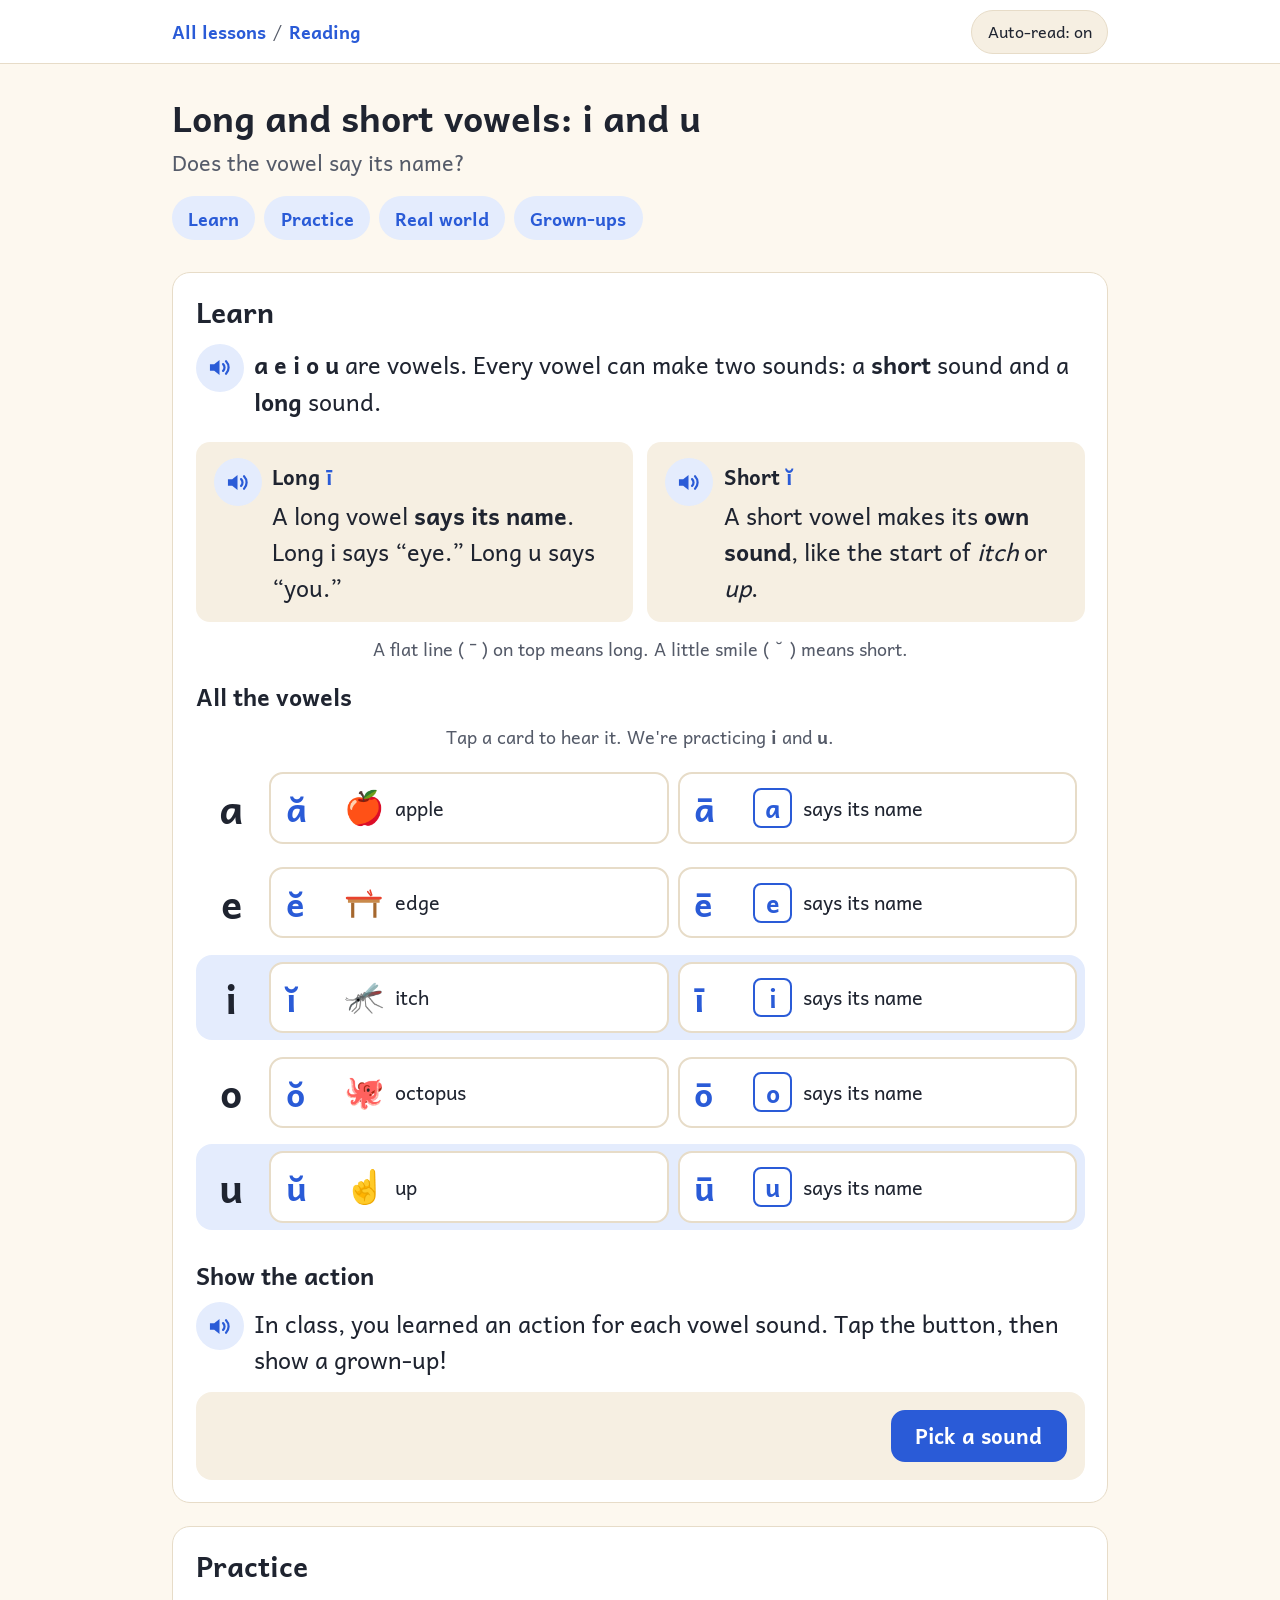
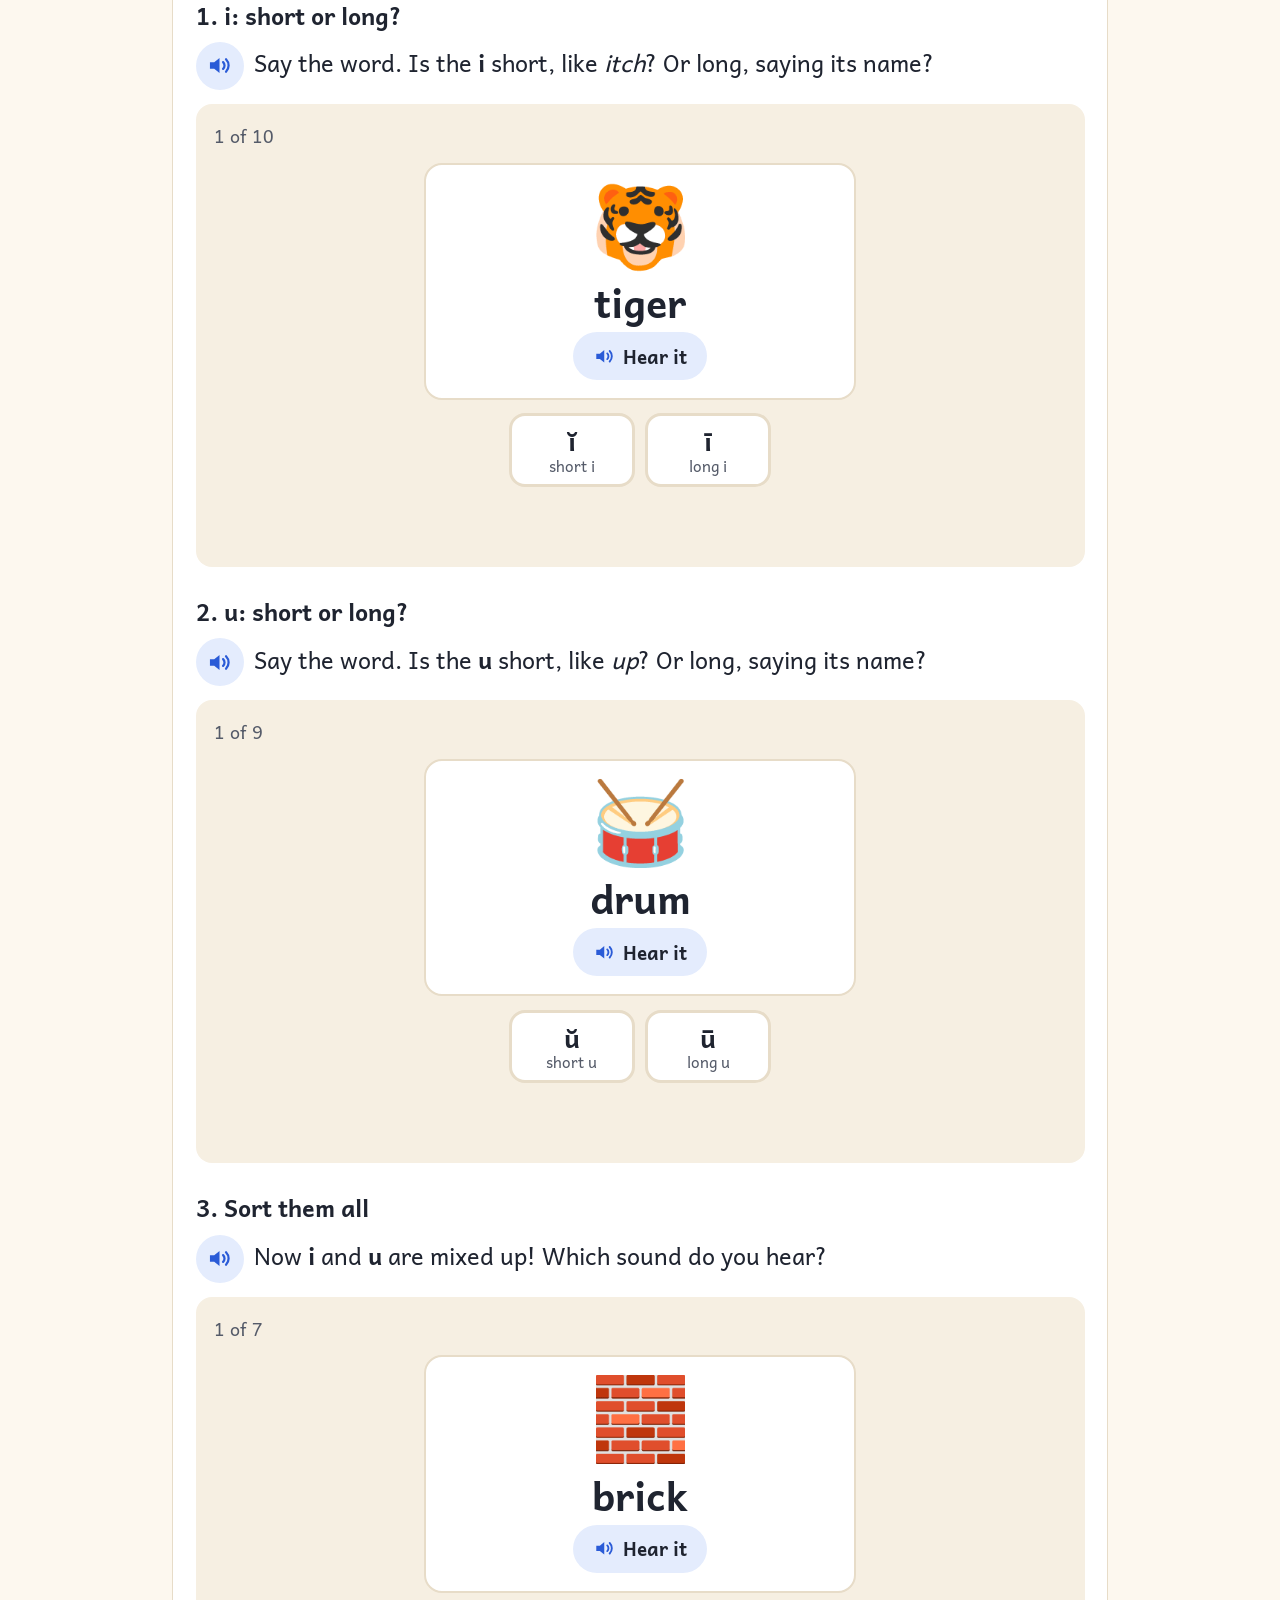
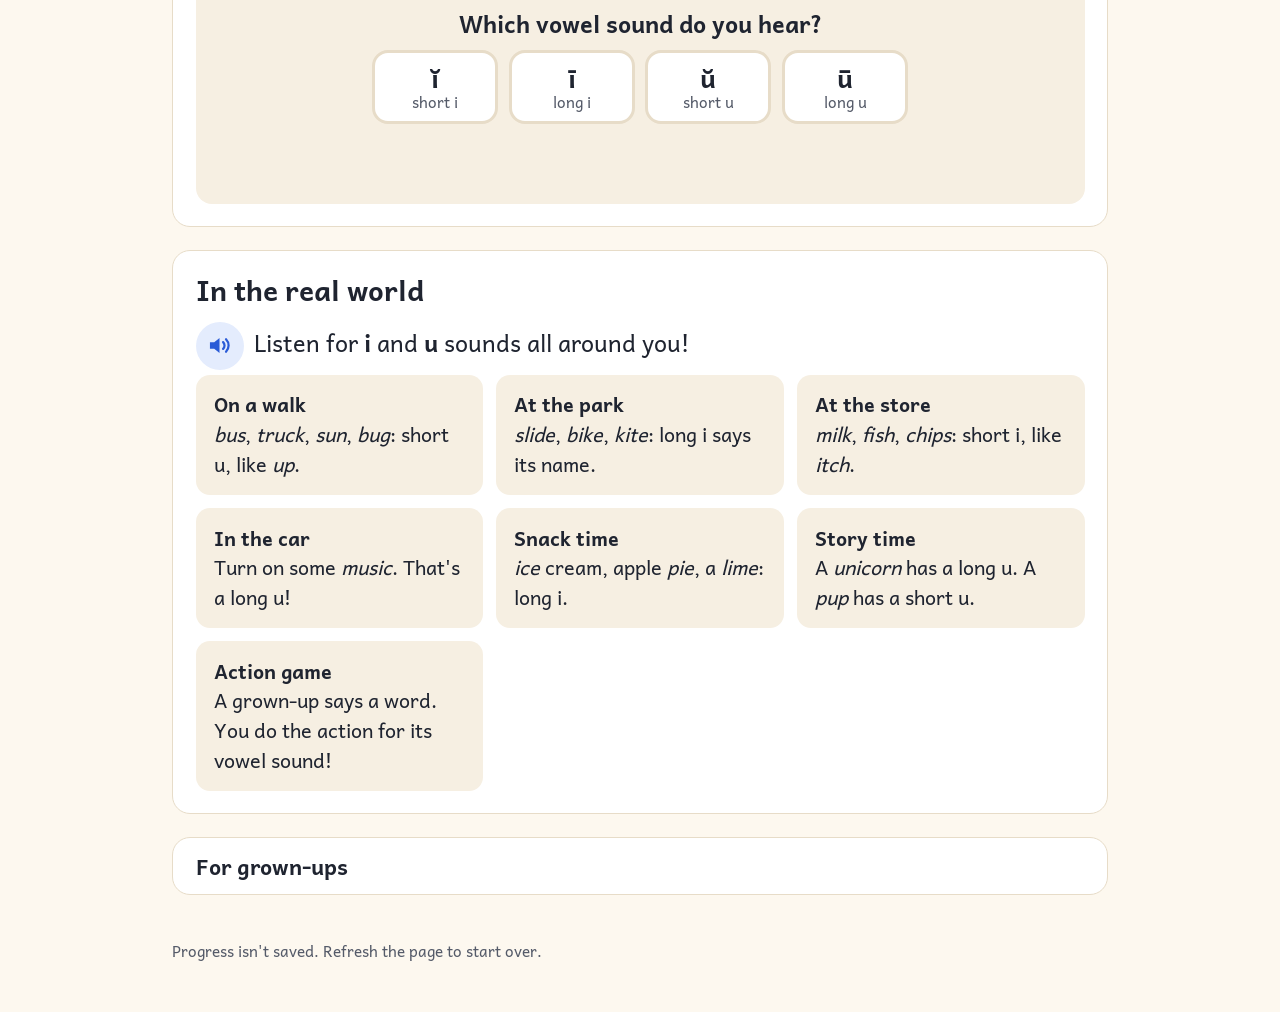
<file: reading/vowels-long-short-i-u/index.html>
<!DOCTYPE html>
<html lang="en">
<head>
  <meta charset="utf-8">
  <meta name="viewport" content="width=device-width, initial-scale=1">
  <meta name="referrer" content="no-referrer">
  <meta http-equiv="Content-Security-Policy" content="default-src 'self'; script-src 'self' https://gc.zgo.at; img-src 'self' data: https://jkastl.goatcounter.com; connect-src https://jkastl.goatcounter.com; object-src 'none'; base-uri 'none'; form-action 'none'">
  <title>Long and short vowels: i and u · Grade 1 practice</title>
  <meta name="description" content="Short and long vowel sounds, with practice for i and u: hear a word, decide if the vowel is short or long, then sort them all.">
  <link rel="canonical" href="https://jkastl.github.io/school-m1/reading/vowels-long-short-i-u/">
  <meta property="og:type" content="website">
  <meta property="og:site_name" content="Grade 1 practice">
  <meta property="og:title" content="Long and short vowels: i and u">
  <meta property="og:description" content="Short and long vowel sounds, with practice for i and u: hear a word, decide if the vowel is short or long, then sort them all.">
  <meta property="og:url" content="https://jkastl.github.io/school-m1/reading/vowels-long-short-i-u/">
  <meta name="twitter:card" content="summary">
  <script src="../../shared/stats.js" defer></script>
  <link rel="icon" href="data:image/svg+xml,%3Csvg xmlns='http://www.w3.org/2000/svg' viewBox='0 0 32 32'%3E%3Crect width='32' height='32' rx='8' fill='%232563c9'/%3E%3Cpath d='M16 5l3.2 6.6 7.3 1-5.3 5.1 1.3 7.2L16 21.5l-6.5 3.4 1.3-7.2-5.3-5.1 7.3-1z' fill='%23ffc93d'/%3E%3C/svg%3E">
  <link rel="stylesheet" href="../../shared/site.css">
</head>
<body class="theme-vowel">
  <header class="top">
    <div class="top-inner">
      <nav class="crumbs" aria-label="Breadcrumb"><a href="../../">All lessons</a><span aria-hidden="true">/</span><a href="../">Reading</a></nav>
      <button type="button" class="read-toggle" aria-pressed="true">Auto-read: on</button>
    </div>
  </header>

  <main>
    <div class="hero">
      <h1>Long and short vowels: i and u</h1>
      <p>Does the vowel say its name?</p>
      <ul class="jump" aria-label="On this page">
        <li><a href="#learn">Learn</a></li>
        <li><a href="#practice">Practice</a></li>
        <li><a href="#world">Real world</a></li>
        <li><a href="#grownups">Grown-ups</a></li>
      </ul>
    </div>
    <noscript><p class="card">The activities on this page need JavaScript turned on.</p></noscript>

    <section class="card" id="learn" aria-labelledby="learn-h">
      <h2 id="learn-h">Learn</h2>
      <div class="kid">
        <div class="say-line">
          <button class="say" data-say="a, e, i, o, and u are vowels. Every vowel can make two sounds: a short sound and a long sound."></button>
          <p><strong>a e i o u</strong> are vowels. Every vowel can make two sounds: a <strong>short</strong> sound and a <strong>long</strong> sound.</p>
        </div>
        <div class="grid two">
          <div class="say-line box">
            <button class="say" data-say="A long vowel says its name. Long i says eye. Long u says you."></button>
            <div><h3>Long <span class="mark">ī</span></h3><p>A long vowel <strong>says its name</strong>. Long i says “eye.” Long u says “you.”</p></div>
          </div>
          <div class="say-line box">
            <button class="say" data-say="A short vowel makes its own sound. Short i, like in itch. Short u, like in up."></button>
            <div><h3>Short <span class="mark">ĭ</span></h3><p>A short vowel makes its <strong>own sound</strong>, like the start of <em>itch</em> or <em>up</em>.</p></div>
          </div>
        </div>
        <p class="note">A flat line ( ¯ ) on top means long. A little smile ( ˘ ) means short.</p>

        <h3>All the vowels</h3>
        <p class="note">Tap a card to hear it. We're practicing <strong>i</strong> and <strong>u</strong>.</p>
        <div class="vowel-table">
          <div class="vowel-row">
            <span class="vowel-letter">a</span>
            <button class="vowel-card" data-say="Short a, as in apple."><span class="mark">ă</span><span class="pic" aria-hidden="true">🍎</span><span>apple</span></button>
            <button class="vowel-card" data-say="Long a says its name: ay."><span class="mark">ā</span><span class="name-box" aria-hidden="true">a</span><span>says its name</span></button>
          </div>
          <div class="vowel-row">
            <span class="vowel-letter">e</span>
            <button class="vowel-card" data-say="Short e, as in edge."><span class="mark">ĕ</span><span class="pic" data-pic="edge" aria-hidden="true"></span><span>edge</span></button>
            <button class="vowel-card" data-say="Long e says its name: ee."><span class="mark">ē</span><span class="name-box" aria-hidden="true">e</span><span>says its name</span></button>
          </div>
          <div class="vowel-row focus">
            <span class="vowel-letter">i </span>
            <button class="vowel-card" data-say="Short i, as in itch."><span class="mark">ĭ</span><span class="pic" aria-hidden="true">🦟</span><span>itch</span></button>
            <button class="vowel-card" data-say="Long i says its name: eye. Like kite."><span class="mark">ī</span><span class="name-box" aria-hidden="true">i</span><span>says its name</span></button>
          </div>
          <div class="vowel-row">
            <span class="vowel-letter">o</span>
            <button class="vowel-card" data-say="Short o, as in octopus."><span class="mark">ŏ</span><span class="pic" aria-hidden="true">🐙</span><span>octopus</span></button>
            <button class="vowel-card" data-say="Long o says its name: oh."><span class="mark">ō</span><span class="name-box" aria-hidden="true">o</span><span>says its name</span></button>
          </div>
          <div class="vowel-row focus">
            <span class="vowel-letter">u </span>
            <button class="vowel-card" data-say="Short u, as in up."><span class="mark">ŭ</span><span class="pic" aria-hidden="true">☝️</span><span>up</span></button>
            <button class="vowel-card" data-say="Long u says its name: you. Like unicorn."><span class="mark">ū</span><span class="name-box" aria-hidden="true">u</span><span>says its name</span></button>
          </div>
        </div>

        <h3>Show the action</h3>
        <div class="say-line">
          <button class="say" data-say="In class, you learned an action for each vowel sound. Tap the button, then show a grown-up the action."></button>
          <p>In class, you learned an action for each vowel sound. Tap the button, then show a grown-up!</p>
        </div>
        <div class="action-pick">
          <p class="action-prompt" id="action-prompt" aria-live="polite"></p>
          <button type="button" class="btn" id="action-btn">Pick a sound</button>
        </div>
      </div>
    </section>

    <section class="card" id="practice" aria-labelledby="practice-h">
      <h2 id="practice-h">Practice</h2>

      <h3>1. i: short or long?</h3>
      <div class="say-line kid">
        <button class="say" data-say="Say the word. Is the i short, like itch? Or long, like it says its name?"></button>
        <p>Say the word. Is the <strong>i</strong> short, like <em>itch</em>? Or long, saying its name?</p>
      </div>
      <div class="quiz" data-quiz="i"></div>

      <h3>2. u: short or long?</h3>
      <div class="say-line kid">
        <button class="say" data-say="Say the word. Is the u short, like up? Or long, like it says its name?"></button>
        <p>Say the word. Is the <strong>u</strong> short, like <em>up</em>? Or long, saying its name?</p>
      </div>
      <div class="quiz" data-quiz="u"></div>

      <h3>3. Sort them all</h3>
      <div class="say-line kid">
        <button class="say" data-say="Now i and u are mixed up! Which vowel sound do you hear?"></button>
        <p>Now <strong>i</strong> and <strong>u</strong> are mixed up! Which sound do you hear?</p>
      </div>
      <div class="quiz" data-quiz="mixed"></div>
    </section>

    <section class="card" id="world" aria-labelledby="world-h">
      <h2 id="world-h">In the real world</h2>
      <div class="say-line kid">
        <button class="say" data-say="Listen for i and u sounds all around you!"></button>
        <p>Listen for <strong>i</strong> and <strong>u</strong> sounds all around you!</p>
      </div>
      <ul class="world">
        <li><strong>On a walk</strong><em>bus</em>, <em>truck</em>, <em>sun</em>, <em>bug</em>: short u, like <em>up</em>.</li>
        <li><strong>At the park</strong><em>slide</em>, <em>bike</em>, <em>kite</em>: long i says its name.</li>
        <li><strong>At the store</strong><em>milk</em>, <em>fish</em>, <em>chips</em>: short i, like <em>itch</em>.</li>
        <li><strong>In the car</strong>Turn on some <em>music</em>. That's a long u!</li>
        <li><strong>Snack time</strong><em>ice</em> cream, apple <em>pie</em>, a <em>lime</em>: long i.</li>
        <li><strong>Story time</strong>A <em>unicorn</em> has a long u. A <em>pup</em> has a short u.</li>
        <li><strong>Action game</strong>A grown-up says a word. You do the action for its vowel sound!</li>
      </ul>
    </section>

    <details class="grownups" id="grownups">
      <summary>For grown-ups</summary>
      <div>
        <h3>What this is</h3>
        <p>Each vowel has a <strong>short</strong> sound and a <strong>long</strong> sound. The long sound is the letter's name: /ā/, /ē/, /ī/, /ō/ and /yōō/ for u (as in <em>unicorn</em>). The short sounds are anchored to keywords: /ă/ <em>apple</em>, /ĕ/ <em>edge</em>, /ĭ/ <em>itch</em>, /ŏ/ <em>octopus</em>, /ŭ/ <em>up</em>. The class has been reviewing <strong>i</strong> and <strong>u</strong>.</p>
        <p>Marks: a <strong>macron</strong> ( ¯ ) means long and a <strong>breve</strong> ( ˘ ) means short.</p>
        <h3>About this practice</h3>
        <ul>
          <li>It's about <em>hearing</em> the difference, not spelling it. Long vowels get spelled several ways (<em>kite</em>, <em>pie</em>, <em>tiger</em>), and patterns like silent e usually come later. If a word is too hard to read, the speaker button reads it.</li>
          <li>Long u has two sounds in English: /yōō/ as in <em>cube</em> and /ōō/ as in <em>flute</em>. The class card uses /yōō/, so the practice sticks to that one.</li>
          <li>Kids learn an action for each vowel sound in class. The page doesn't show them, so ask your child to teach you!</li>
        </ul>
        <h3>How to help</h3>
        <ul>
          <li>Stretch the vowel: “p-<em>iii</em>-g” versus “k-<em>iii</em>-te.” Ask, “Does it say its name?”</li>
          <li>Sort snacks, toys or groceries by vowel sound.</li>
          <li>Play I spy: “I spy something with a short u” (cup, rug, bug).</li>
        </ul>
      </div>
    </details>
  </main>

  <footer>
    <p>Progress isn't saved. Refresh the page to start over.</p>
  </footer>

  <script src="../../shared/lesson.js"></script>
  <script src="lesson.js"></script>
</body>
</html>
</file>
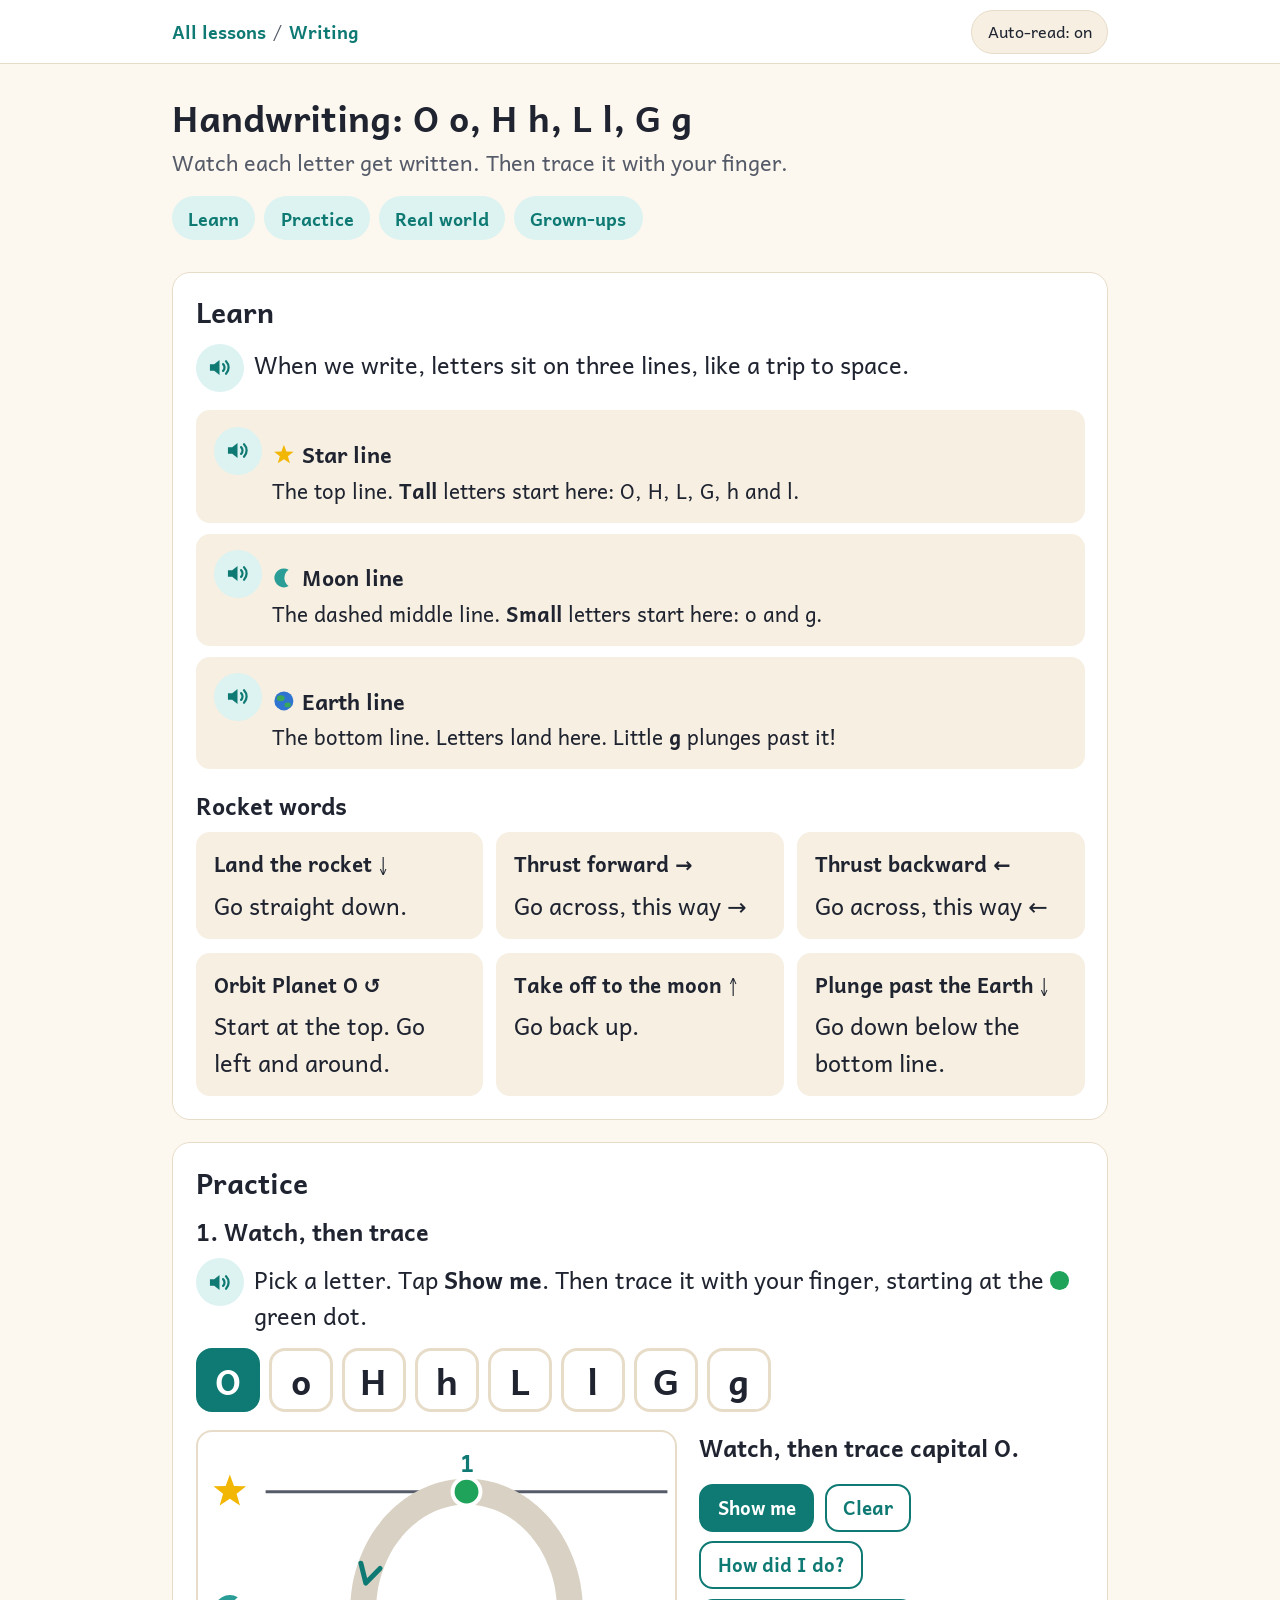
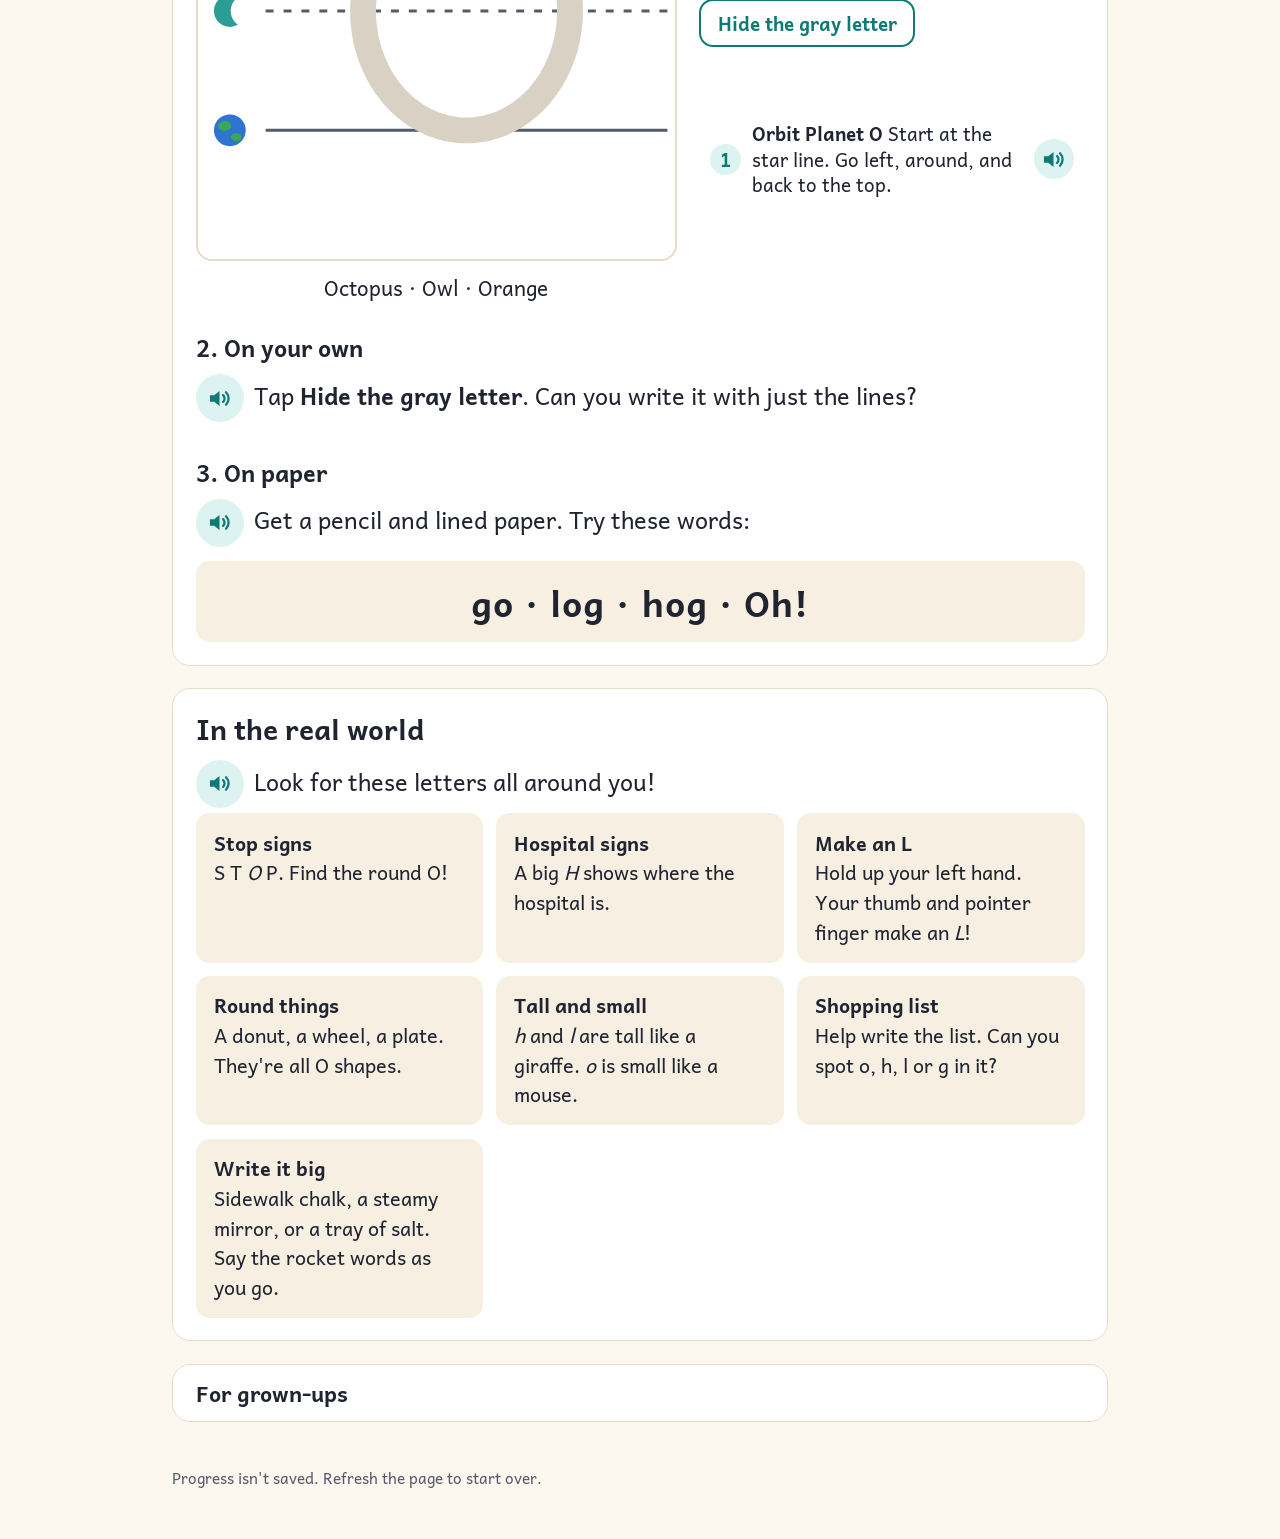
<file: writing/handwriting-o-h-l-g/index.html>
<!DOCTYPE html>
<html lang="en">
<head>
  <meta charset="utf-8">
  <meta name="viewport" content="width=device-width, initial-scale=1">
  <meta name="referrer" content="no-referrer">
  <meta http-equiv="Content-Security-Policy" content="default-src 'self'; script-src 'self' https://gc.zgo.at; img-src 'self' data: https://jkastl.goatcounter.com; connect-src https://jkastl.goatcounter.com; object-src 'none'; base-uri 'none'; form-action 'none'">
  <title>Handwriting: O o, H h, L l, G g · Grade 1 practice</title>
  <meta name="description" content="Watch O, H, L and G (big and little) get written on the star, moon and earth lines, then trace them with a finger.">
  <link rel="canonical" href="https://jkastl.github.io/school-m1/writing/handwriting-o-h-l-g/">
  <meta property="og:type" content="website">
  <meta property="og:site_name" content="Grade 1 practice">
  <meta property="og:title" content="Handwriting: O o, H h, L l, G g">
  <meta property="og:description" content="Watch O, H, L and G (big and little) get written on the star, moon and earth lines, then trace them with a finger.">
  <meta property="og:url" content="https://jkastl.github.io/school-m1/writing/handwriting-o-h-l-g/">
  <meta name="twitter:card" content="summary">
  <script src="../../shared/stats.js" defer></script>
  <link rel="icon" href="data:image/svg+xml,%3Csvg xmlns='http://www.w3.org/2000/svg' viewBox='0 0 32 32'%3E%3Crect width='32' height='32' rx='8' fill='%232563c9'/%3E%3Cpath d='M16 5l3.2 6.6 7.3 1-5.3 5.1 1.3 7.2L16 21.5l-6.5 3.4 1.3-7.2-5.3-5.1 7.3-1z' fill='%23ffc93d'/%3E%3C/svg%3E">
  <link rel="stylesheet" href="../../shared/site.css">
  <link rel="stylesheet" href="../../shared/trace.css">
</head>
<body class="theme-write">
  <header class="top">
    <div class="top-inner">
      <nav class="crumbs" aria-label="Breadcrumb"><a href="../../">All lessons</a><span aria-hidden="true">/</span><a href="../">Writing</a></nav>
      <button type="button" class="read-toggle" aria-pressed="true">Auto-read: on</button>
    </div>
  </header>

  <main>
    <div class="hero">
      <h1>Handwriting: O o, H h, L l, G g</h1>
      <p>Watch each letter get written. Then trace it with your finger.</p>
      <ul class="jump" aria-label="On this page">
        <li><a href="#learn">Learn</a></li>
        <li><a href="#practice">Practice</a></li>
        <li><a href="#world">Real world</a></li>
        <li><a href="#grownups">Grown-ups</a></li>
      </ul>
    </div>
    <noscript><p class="card">The activities on this page need JavaScript turned on.</p></noscript>

    <section class="card" id="learn" aria-labelledby="learn-h">
      <h2 id="learn-h">Learn</h2>
      <div class="kid">
        <div class="say-line">
          <button class="say"></button>
          <p>When we write, letters sit on three lines, like a trip to space.</p>
        </div>
        <div class="space-lines">
          <div class="say-line box">
            <button class="say" data-say="The star line is the top line. Tall letters start here."></button>
            <div><h3><span data-line-icon="star"></span> Star line</h3><p>The top line. <strong>Tall</strong> letters start here: O, H, L, G, h and l.</p></div>
          </div>
          <div class="say-line box">
            <button class="say" data-say="The moon line is the dashed line in the middle. Small letters start here, like little o and little g."></button>
            <div><h3><span data-line-icon="moon"></span> Moon line</h3><p>The dashed middle line. <strong>Small</strong> letters start here: o and g.</p></div>
          </div>
          <div class="say-line box">
            <button class="say" data-say="The earth line is the bottom line. Letters land here. Little g plunges past the earth!"></button>
            <div><h3><span data-line-icon="earth"></span> Earth line</h3><p>The bottom line. Letters land here. Little <strong>g</strong> plunges past it!</p></div>
          </div>
        </div>

        <h3>Rocket words</h3>
        <div class="grid">
          <div class="box"><h4>Land the rocket ↓</h4><p>Go straight down.</p></div>
          <div class="box"><h4>Thrust forward →</h4><p>Go across, this way →</p></div>
          <div class="box"><h4>Thrust backward ←</h4><p>Go across, this way ←</p></div>
          <div class="box"><h4>Orbit Planet O ↺</h4><p>Start at the top. Go left and around.</p></div>
          <div class="box"><h4>Take off to the moon ↑</h4><p>Go back up.</p></div>
          <div class="box"><h4>Plunge past the Earth ↓</h4><p>Go down below the bottom line.</p></div>
        </div>
      </div>
    </section>

    <section class="card" id="practice" aria-labelledby="practice-h">
      <h2 id="practice-h">Practice</h2>
      <h3>1. Watch, then trace</h3>
      <div class="say-line kid">
        <button class="say" data-say="Pick a letter. Tap show me to watch the rocket write it. Then trace it with your finger, starting at the green dot. When you're done, tap how did I do."></button>
        <p>Pick a letter. Tap <strong>Show me</strong>. Then trace it with your finger, starting at the <span class="green-dot" aria-hidden="true"></span> green dot.</p>
      </div>
      <div id="trace"></div>

      <h3>2. On your own</h3>
      <div class="say-line kid">
        <button class="say" data-say="Tap hide the gray letter. Can you write it with just the lines to help?"></button>
        <p>Tap <strong>Hide the gray letter</strong>. Can you write it with just the lines?</p>
      </div>

      <h3>3. On paper</h3>
      <div class="say-line kid">
        <button class="say" data-say="Get a pencil and lined paper. Try writing these words: go, log, hog, and oh."></button>
        <p>Get a pencil and lined paper. Try these words:</p>
      </div>
      <p class="paper-words" aria-label="Words to write: go, log, hog, Oh!">go · log · hog · Oh!</p>
    </section>

    <section class="card" id="world" aria-labelledby="world-h">
      <h2 id="world-h">In the real world</h2>
      <div class="say-line kid">
        <button class="say" data-say="Look for these letters all around you!"></button>
        <p>Look for these letters all around you!</p>
      </div>
      <ul class="world">
        <li><strong>Stop signs</strong>S T <em>O</em> P. Find the round O!</li>
        <li><strong>Hospital signs</strong>A big <em>H</em> shows where the hospital is.</li>
        <li><strong>Make an L</strong>Hold up your left hand. Your thumb and pointer finger make an <em>L</em>!</li>
        <li><strong>Round things</strong>A donut, a wheel, a plate. They're all O shapes.</li>
        <li><strong>Tall and small</strong><em>h</em> and <em>l</em> are tall like a giraffe. <em>o</em> is small like a mouse.</li>
        <li><strong>Shopping list</strong>Help write the list. Can you spot o, h, l or g in it?</li>
        <li><strong>Write it big</strong>Sidewalk chalk, a steamy mirror, or a tray of salt. Say the rocket words as you go.</li>
      </ul>
    </section>

    <details class="grownups" id="grownups">
      <summary>For grown-ups</summary>
      <div>
        <h3>The lines and the words</h3>
        <p>Class uses a space theme for the three writing lines: the <strong>star line</strong> (top), the <strong>moon line</strong> (dashed middle) and the <strong>earth line</strong> (bottom). The rocket words describe each pencil move:</p>
        <ul>
          <li><strong>Land the rocket:</strong> a straight line down, usually from the star line to the earth line.</li>
          <li><strong>Thrust forward / backward:</strong> across to the right / across to the left.</li>
          <li><strong>Orbit Planet O:</strong> a circle that starts at the top and goes counterclockwise (to the left first).</li>
          <li><strong>Take off to the moon:</strong> go back up a line you just drew (as in <em>h</em> and <em>g</em>).</li>
          <li><strong>Plunge past the Earth:</strong> go below the bottom line (as in <em>g</em>).</li>
        </ul>
        <h3>Why the order matters</h3>
        <p>Starting at the top, going left to right, and circling counterclockwise makes writing faster and more consistent later. It also heads off reversals like <em>b</em> and <em>d</em> down the road.</p>
        <h3>How to help</h3>
        <ul>
          <li>Finger tracing on a screen teaches the path. Follow it up with a pencil and lined paper, or a stylus if you have one.</li>
          <li>Pencil grip: pinch with the thumb and pointer finger and rest the pencil on the middle finger. Tilt the paper slightly.</li>
          <li>Say the rocket words out loud while writing. Watch the <em>start</em> point more than the neatness.</li>
          <li>The “How did I do?” stars measure how much of the letter the tracing covers and how much of it stays on the letter. It's a gentle nudge, not a grade, and it can't see direction. Watch that your child starts at the green dot and follows the arrows.</li>
        </ul>
      </div>
    </details>
  </main>

  <footer>
    <p>Progress isn't saved. Refresh the page to start over.</p>
  </footer>

  <script src="../../shared/lesson.js"></script>
  <script src="../../shared/letters.js"></script>
  <script src="../../shared/trace.js"></script>
  <script src="lesson.js"></script>
</body>
</html>
</file>
<file: shared/site.css>
/* Shared styles for the index and every lesson. Light by default, dark when the device asks.
   Kid-facing text is big (1.25rem and up); grown-up notes are smaller. */

@font-face {
  font-family: "Andika";
  font-style: normal;
  font-weight: 400;
  font-display: swap;
  src: url("fonts/andika-latin-400-normal.woff2") format("woff2");
  unicode-range: U+0000-00FF, U+0131, U+0152-0153, U+02BB-02BC, U+02C6, U+02DA, U+02DC, U+0304, U+0308, U+0329, U+2000-206F, U+20AC, U+2122, U+2191, U+2193, U+2212, U+2215, U+FEFF, U+FFFD;
}
@font-face {
  font-family: "Andika";
  font-style: normal;
  font-weight: 700;
  font-display: swap;
  src: url("fonts/andika-latin-700-normal.woff2") format("woff2");
  unicode-range: U+0000-00FF, U+0131, U+0152-0153, U+02BB-02BC, U+02C6, U+02DA, U+02DC, U+0304, U+0308, U+0329, U+2000-206F, U+20AC, U+2122, U+2191, U+2193, U+2212, U+2215, U+FEFF, U+FFFD;
}
/* Letters with vowel marks (ă ā ĭ ī ŭ ū ...) live in the latin-ext files, fetched only when used. */
@font-face {
  font-family: "Andika";
  font-style: normal;
  font-weight: 400;
  font-display: swap;
  src: url("fonts/andika-latin-ext-400-normal.woff2") format("woff2");
  unicode-range: U+0100-02BA, U+02BD-02C5, U+02C7-02CC, U+02CE-02D7, U+02DD-02FF, U+1D00-1DBF, U+1E00-1E9F, U+1EF2-1EFF, U+2020, U+20A0-20AB, U+20AD-20C0, U+2113, U+2C60-2C7F, U+A720-A7FF;
}
@font-face {
  font-family: "Andika";
  font-style: normal;
  font-weight: 700;
  font-display: swap;
  src: url("fonts/andika-latin-ext-700-normal.woff2") format("woff2");
  unicode-range: U+0100-02BA, U+02BD-02C5, U+02C7-02CC, U+02CE-02D7, U+02DD-02FF, U+1D00-1DBF, U+1E00-1E9F, U+1EF2-1EFF, U+2020, U+20A0-20AB, U+20AD-20C0, U+2113, U+2C60-2C7F, U+A720-A7FF;
}

:root {
  color-scheme: light dark;
  --bg: #fdf8ef;
  --card: #ffffff;
  --ink: #1f2430;
  --muted: #555b69;
  --line: #e7dcc8;
  --soft: #f6efe2;
  --accent: #2563c9;
  --accent-soft: #e5eefc;
  --on-accent: #ffffff;
  --good: #17703d;
  --good-soft: #e1f5e8;
  --try: #a34a12;
  --try-soft: #fdeddf;
  --heart: #d0213a;
  --star: #e8a400;
  --guide: #d9d2c4;
  --ink-pen: #2563c9;
  --radius: 18px;
  --emoji: "Apple Color Emoji", "Segoe UI Emoji", "Noto Color Emoji", sans-serif;
}
@media (prefers-color-scheme: dark) {
  :root {
    --bg: #15171c;
    --card: #1f222a;
    --ink: #eef0f4;
    --muted: #a9afbc;
    --line: #353a47;
    --soft: #262a33;
    --accent: #7ea8ff;
    --accent-soft: #23314d;
    --on-accent: #0d1630;
    --good: #6fd69a;
    --good-soft: #1b3326;
    --try: #ffb27a;
    --try-soft: #3a281b;
    --heart: #ff6b80;
    --star: #ffc93d;
    --guide: #4a4f5c;
    --ink-pen: #7ea8ff;
  }
}

/* Each lesson picks a color family to echo its topic. */
.theme-heart { --accent: #c2263f; --accent-soft: #fde6ea; }
.theme-write { --accent: #0f7a73; --accent-soft: #dcf3f1; --ink-pen: #0f7a73; }
.theme-sh { --accent: #b4500f; --accent-soft: #fdeadb; }
.theme-vowel { --accent: #2a5bd7; --accent-soft: #e4ecfd; }
@media (prefers-color-scheme: dark) {
  .theme-heart { --accent: #ff8496; --accent-soft: #3d1f26; }
  .theme-write { --accent: #5fd3c8; --accent-soft: #163633; --ink-pen: #5fd3c8; }
  .theme-sh { --accent: #ffad6b; --accent-soft: #3b2718; }
  .theme-vowel { --accent: #8fb0ff; --accent-soft: #1f2b4a; }
}

* { box-sizing: border-box; }
[hidden] { display: none !important; }

html { font-size: 18px; }
body {
  margin: 0;
  background: var(--bg);
  color: var(--ink);
  font-family: "Andika", system-ui, -apple-system, "Segoe UI", Roboto, sans-serif;
  line-height: 1.5;
  -webkit-text-size-adjust: 100%;
}
main, .top-inner, footer {
  max-width: 54rem;
  margin: 0 auto;
  padding-left: 1rem;
  padding-right: 1rem;
}
a { color: var(--accent); }
button { font: inherit; color: inherit; }
/* Emoji appear only as pictures that stand for a word or a sound (README, "Pictures"). */
.pic { font-family: var(--emoji); font-style: normal; }
/* The class's heart over a tricky part, drawn so it takes the theme's color. */
.heart-mark, .tile.heart::before {
  display: inline-block;
  width: 0.9em;
  height: 0.82em;
  background: var(--heart);
  -webkit-mask: url("data:image/svg+xml,%3Csvg xmlns='http://www.w3.org/2000/svg' viewBox='0 0 24 22'%3E%3Cpath d='M12 21.5 10.3 20C4.2 14.5 0 10.8 0 6.4 0 2.8 2.8 0 6.4 0c2 0 4 .9 5.6 2.4C13.6.9 15.6 0 17.6 0 21.2 0 24 2.8 24 6.4c0 4.4-4.2 8.1-10.3 13.6Z'/%3E%3C/svg%3E") center / contain no-repeat;
  mask: url("data:image/svg+xml,%3Csvg xmlns='http://www.w3.org/2000/svg' viewBox='0 0 24 22'%3E%3Cpath d='M12 21.5 10.3 20C4.2 14.5 0 10.8 0 6.4 0 2.8 2.8 0 6.4 0c2 0 4 .9 5.6 2.4C13.6.9 15.6 0 17.6 0 21.2 0 24 2.8 24 6.4c0 4.4-4.2 8.1-10.3 13.6Z'/%3E%3C/svg%3E") center / contain no-repeat;
}
.heart-mark { vertical-align: -0.05em; }

:focus-visible {
  outline: 3px solid var(--accent);
  outline-offset: 3px;
  border-radius: 6px;
}

/* ---------- top bar ---------- */
.top {
  background: var(--card);
  border-bottom: 1px solid var(--line);
}
.top-inner {
  display: flex;
  align-items: center;
  justify-content: space-between;
  gap: 0.75rem;
  min-height: 3.5rem;
  padding-top: 0.4rem;
  padding-bottom: 0.4rem;
}
.crumbs {
  display: flex;
  flex-wrap: wrap;
  align-items: center;
  gap: 0 0.4rem;
  color: var(--muted);
}
.crumbs a {
  display: inline-flex;
  align-items: center;
  min-height: 48px;
  font-weight: 700;
  text-decoration: none;
}
.crumbs a:hover { text-decoration: underline; }
.read-toggle {
  min-height: 44px;
  padding: 0.3rem 0.85rem;
  background: var(--soft);
  border: 1px solid var(--line);
  border-radius: 999px;
  font-size: 0.9rem;
  cursor: pointer;
}
.read-toggle[aria-pressed="false"] { color: var(--muted); }

/* ---------- page heading ---------- */
.hero {
  padding: 1.75rem 0 0.5rem;
}
.hero h1 {
  margin: 0 0 0.4rem;
  font-size: 2rem;
  line-height: 1.2;
}
.hero p {
  margin: 0;
  font-size: 1.2rem;
  color: var(--muted);
}
.jump {
  display: flex;
  flex-wrap: wrap;
  gap: 0.5rem;
  margin: 1rem 0 0;
  padding: 0;
  list-style: none;
}
.jump a {
  display: inline-flex;
  align-items: center;
  min-height: 44px;
  padding: 0.2rem 0.9rem;
  background: var(--accent-soft);
  border-radius: 999px;
  font-weight: 700;
  text-decoration: none;
}

/* ---------- sections ---------- */
.card {
  margin: 1.25rem 0;
  padding: 1.25rem;
  background: var(--card);
  border: 1px solid var(--line);
  border-radius: var(--radius);
}
.card > h2 {
  display: flex;
  align-items: center;
  gap: 0.5rem;
  margin: 0 0 0.75rem;
  font-size: 1.55rem;
  line-height: 1.25;
}
.card h3 {
  margin: 1.5rem 0 0.5rem;
  font-size: 1.3rem;
}
.card h3:first-of-type { margin-top: 0.5rem; }
.kid {
  font-size: 1.3rem;
  line-height: 1.55;
}
.kid p { margin: 0 0 0.8rem; }
.say-line {
  display: flex;
  align-items: flex-start;
  gap: 0.6rem;
}
.say-line > p, .say-line > div { flex: 1; margin-top: 0.15rem; }

/* The read-aloud button that sits next to kid-facing text. */
.say {
  flex: none;
  display: inline-flex;
  align-items: center;
  justify-content: center;
  width: 48px;
  height: 48px;
  padding: 0;
  background: var(--accent-soft);
  border: 2px solid transparent;
  border-radius: 50%;
  color: var(--accent);
  cursor: pointer;
}
.say .icon, .say .icon svg { display: block; width: 1.5rem; height: 1.5rem; }
.say:hover { border-color: var(--accent); }
.say.wide {
  width: auto;
  padding: 0 1rem;
  border-radius: 999px;
  color: var(--ink);
  font-size: 1.05rem;
  font-weight: 700;
  gap: 0.4rem;
}
.say.wide .icon, .say.wide .icon svg { width: 1.25rem; height: 1.25rem; color: var(--accent); }
.no-speech .say, .say:empty { display: none !important; }

/* ---------- buttons ---------- */
.btn {
  display: inline-flex;
  align-items: center;
  justify-content: center;
  gap: 0.4rem;
  min-height: 52px;
  padding: 0.4rem 1.25rem;
  background: var(--accent);
  border: 2px solid var(--accent);
  border-radius: 14px;
  color: var(--on-accent);
  font-size: 1.15rem;
  font-weight: 700;
  cursor: pointer;
}
.btn.ghost {
  background: transparent;
  color: var(--accent);
}
.btn:disabled { opacity: 0.5; cursor: default; }
.btn .icon, .btn .icon svg { display: block; width: 1.25rem; height: 1.25rem; }
.row {
  display: flex;
  flex-wrap: wrap;
  gap: 0.6rem;
  align-items: center;
  margin-top: 0.9rem;
}

/* ---------- quiz ---------- */
.quiz {
  margin-top: 0.5rem;
  padding: 1rem;
  background: var(--soft);
  border-radius: 16px;
}
.quiz-top {
  display: flex;
  justify-content: space-between;
  align-items: center;
  gap: 1rem;
  font-size: 1rem;
  color: var(--muted);
}
.quiz-stars { color: var(--star); font-size: 1.15rem; letter-spacing: 0.08em; }
.quiz-card {
  display: flex;
  flex-direction: column;
  align-items: center;
  gap: 0.35rem;
  margin: 0.75rem auto;
  padding: 1rem;
  max-width: 24rem;
  background: var(--card);
  border: 2px solid var(--line);
  border-radius: 18px;
  text-align: center;
}
.quiz-pic {
  font-family: var(--emoji);
  font-size: 4.5rem;
  line-height: 1.1;
}
.quiz-pic svg { width: 5rem; height: 5rem; }
.quiz-pic svg.listen { color: var(--accent); }
.quiz-word {
  margin: 0;
  font-size: 2.2rem;
  font-weight: 700;
  line-height: 1.2;
}
.quiz-word .blank {
  display: inline-block;
  min-width: 1.8em;
  border-bottom: 4px solid var(--accent);
  color: var(--accent);
}
.quiz-sentence { font-size: 1.6rem; }
.quiz-help {
  margin: 0;
  font-size: 0.95rem;
  color: var(--muted);
}
.quiz-ask {
  margin: 0.5rem 0;
  text-align: center;
  font-size: 1.3rem;
  font-weight: 700;
}
.quiz-choices {
  display: flex;
  flex-wrap: wrap;
  justify-content: center;
  gap: 0.6rem;
}
.choice {
  min-width: 7rem;
  min-height: 64px;
  padding: 0.5rem 1rem;
  background: var(--card);
  border: 3px solid var(--line);
  border-radius: 16px;
  font-size: 1.45rem;
  font-weight: 700;
  line-height: 1.2;
  cursor: pointer;
  transition: transform 0.1s;
}
.choice small {
  display: block;
  font-size: 0.85rem;
  font-weight: 400;
  color: var(--muted);
}
.choice:hover:not(:disabled) { border-color: var(--accent); }
.choice:active:not(:disabled) { transform: scale(0.97); }
.choice.right {
  background: var(--good-soft);
  border-color: var(--good);
}
.choice.wrong {
  background: var(--try-soft);
  border-color: var(--try);
  opacity: 0.65;
  text-decoration: line-through;
  text-decoration-thickness: 2px;
}
.choice:disabled { cursor: default; }
.feedback {
  min-height: 2.2rem;
  margin: 0.75rem 0 0;
  text-align: center;
  font-size: 1.25rem;
  font-weight: 700;
}
.feedback.good { color: var(--good); }
.feedback.try { color: var(--try); }
.quiz-next { display: flex; justify-content: center; margin-top: 0.5rem; }
.quiz-done {
  text-align: center;
  padding: 1rem 0.5rem;
}
.quiz-done .big {
  display: block;
  color: var(--star);
  font-size: 4rem;
  line-height: 1.1;
}
.quiz-done p {
  margin: 0.5rem 0;
  font-size: 1.4rem;
  font-weight: 700;
}
.quiz-done .row { justify-content: center; }

/* ---------- letter tiles (heart words, digraphs) ---------- */
.tiles {
  display: inline-flex;
  gap: 0.3rem;
  align-items: flex-end;
}
.tile {
  position: relative;
  display: inline-flex;
  align-items: center;
  justify-content: center;
  min-width: 2.6rem;
  height: 3.4rem;
  padding: 0 0.35rem;
  background: var(--card);
  border: 3px solid var(--line);
  border-radius: 12px;
  font-size: 2rem;
  font-weight: 700;
  line-height: 1;
}
button.tile { cursor: pointer; }
button.tile:hover { border-color: var(--accent); }
.tile.picked {
  background: var(--accent-soft);
  border-color: var(--accent);
}
.tile.heart {
  color: var(--heart);
  border-color: var(--heart);
}
.tile.heart::before {
  content: "";
  position: absolute;
  top: -1.05rem;
  left: 50%;
  transform: translateX(-50%);
  font-size: 1rem;
}

/* ---------- sound and word cards (tap to hear) ---------- */
.sound-row {
  display: flex;
  flex-wrap: wrap;
  align-items: center;
  justify-content: center;
  gap: 0.6rem;
  margin: 1rem 0 0.4rem;
}
.sound-row .op {
  font-size: 2rem;
  font-weight: 700;
  color: var(--muted);
}
.sound-card, .word-card {
  display: flex;
  flex-direction: column;
  align-items: center;
  gap: 0.4rem;
  min-width: 8rem;
  padding: 0.9rem 1rem 0.7rem;
  background: var(--card);
  border: 3px solid var(--line);
  border-radius: 18px;
  cursor: pointer;
}
.sound-card:hover, .word-card:hover { border-color: var(--accent); }
.sound-card > .pic, .word-card > .pic { font-size: 2.4rem; line-height: 1; }
.sound-card.star {
  background: var(--accent-soft);
  border-color: var(--accent);
}
.sound-label {
  font-size: 1rem;
  color: var(--muted);
}
.tile.hot {
  background: var(--accent-soft);
  border-color: var(--accent);
  color: var(--accent);
}
.note {
  margin: 0 0 1rem;
  font-size: 1rem;
  color: var(--muted);
  text-align: center;
}

/* Room for the hearts that sit above heart-part tiles. */
.heart-row .word-card, .quiz-card > .tiles { padding-top: 1.5rem; }
.quiz-card button.tile { min-width: 3rem; height: 3.8rem; font-size: 2.4rem; }
.finder-actions, .flash-actions { justify-content: center; }
.flash-word { padding: 1rem 0; font-size: 3.6rem; }

/* ---------- vowel chart ---------- */
.mark { font-weight: 700; color: var(--accent); }
.grid.two { grid-template-columns: repeat(auto-fit, minmax(15rem, 1fr)); margin: 0.5rem 0 0.75rem; }
.grid.two h3 { margin: 0 0 0.2rem; }
.vowel-table {
  display: grid;
  gap: 0.5rem;
  margin: 0.5rem 0 1rem;
}
.vowel-row {
  display: grid;
  grid-template-columns: 3.2rem 1fr 1fr;
  gap: 0.5rem;
  align-items: stretch;
  padding: 0.4rem;
  border-radius: 16px;
}
.vowel-row.focus { background: var(--accent-soft); }
.vowel-letter {
  display: flex;
  flex-direction: column;
  align-items: center;
  justify-content: center;
  font-size: 2.2rem;
  font-weight: 700;
  line-height: 1;
}
.vowel-card {
  display: flex;
  align-items: center;
  gap: 0.6rem;
  min-height: 64px;
  padding: 0.4rem 0.8rem;
  background: var(--card);
  border: 2px solid var(--line);
  border-radius: 14px;
  font-size: 1.1rem;
  text-align: left;
  cursor: pointer;
}
.vowel-card:hover { border-color: var(--accent); }
.vowel-card .mark { font-size: 1.9rem; min-width: 1.4em; }
.vowel-card .pic { font-size: 1.8rem; }
.vowel-card .pic svg { display: block; width: 2.2rem; height: 2.2rem; }
.name-box {
  display: inline-flex;
  align-items: center;
  justify-content: center;
  width: 2.2rem;
  height: 2.2rem;
  border: 2px solid var(--accent);
  border-radius: 8px;
  color: var(--accent);
  font-size: 1.4rem;
  font-weight: 700;
}
@media (max-width: 30rem) {
  .vowel-row { grid-template-columns: 2.4rem 1fr 1fr; gap: 0.35rem; padding: 0.3rem; }
  .vowel-card { flex-wrap: wrap; gap: 0.3rem; padding: 0.4rem 0.5rem; font-size: 0.95rem; }
  .vowel-card .mark { font-size: 1.5rem; }
}
.action-pick {
  display: flex;
  flex-wrap: wrap;
  align-items: center;
  gap: 0.75rem;
  padding: 1rem;
  background: var(--soft);
  border-radius: 16px;
}
.action-prompt {
  flex: 1 1 14rem;
  min-height: 2rem;
  margin: 0;
  font-size: 1.35rem;
  font-weight: 700;
}
.action-prompt .mark { font-size: 1.8rem; }

/* ---------- small pieces ---------- */
.pill {
  display: inline-block;
  padding: 0.05rem 0.6rem;
  background: var(--accent-soft);
  border-radius: 999px;
  font-size: 0.85rem;
  font-weight: 700;
  color: var(--accent);
}
.grid {
  display: grid;
  grid-template-columns: repeat(auto-fill, minmax(13rem, 1fr));
  gap: 0.75rem;
}
.box {
  padding: 0.9rem 1rem;
  background: var(--soft);
  border-radius: 14px;
}
.box h3, .box h4 { margin: 0 0 0.35rem; font-size: 1.15rem; }
.box p { margin: 0; }
.world {
  display: grid;
  grid-template-columns: repeat(auto-fill, minmax(15rem, 1fr));
  gap: 0.75rem;
  margin: 0;
  padding: 0;
  list-style: none;
}
.world li {
  padding: 0.85rem 1rem;
  background: var(--soft);
  border-radius: 14px;
  font-size: 1.1rem;
}
.world strong { display: block; }

/* ---------- grown-up notes ---------- */
details.grownups {
  margin: 1.25rem 0;
  background: var(--card);
  border: 1px solid var(--line);
  border-radius: var(--radius);
  font-size: 1rem;
}
details.grownups > summary {
  display: flex;
  align-items: center;
  gap: 0.5rem;
  min-height: 56px;
  padding: 0.6rem 1.25rem;
  font-size: 1.2rem;
  font-weight: 700;
  cursor: pointer;
}
details.grownups > div { padding: 0 1.25rem 1.25rem; }
details.grownups h3 { margin: 1.1rem 0 0.35rem; font-size: 1.1rem; }
details.grownups ul { padding-left: 1.25rem; margin: 0.35rem 0; }
details.grownups li { margin: 0.25rem 0; }

/* ---------- celebration ---------- */
.burst {
  position: fixed;
  inset: 0;
  pointer-events: none;
  overflow: hidden;
  z-index: 10;
}
.burst span {
  position: absolute;
  top: -2rem;
  color: var(--star);
  font-size: 1.8rem;
  animation: fall 1.6s ease-in forwards;
}
.burst .c1 { color: var(--accent); }
.burst .c2 { color: var(--heart); }
@keyframes fall {
  to { transform: translateY(110vh) rotate(260deg); opacity: 0.2; }
}
@keyframes wiggle {
  0%, 100% { transform: translateX(0); }
  25% { transform: translateX(-6px); }
  75% { transform: translateX(6px); }
}
.wiggle { animation: wiggle 0.3s ease-in-out 2; }
@media (prefers-reduced-motion: reduce) {
  .burst { display: none; }
  .wiggle { animation: none; }
  .choice { transition: none; }
}

/* ---------- footer ---------- */
footer {
  padding-top: 1rem;
  padding-bottom: 2.5rem;
  color: var(--muted);
  font-size: 0.85rem;
}
footer p { margin: 0.25rem 0; }

@media (max-width: 30rem) {
  html { font-size: 17px; }
  /* Keep a sound equation (s + h = sh) on one line. */
  .sound-row.math { flex-wrap: nowrap; gap: 0.3rem; }
  .sound-row.math .sound-card { flex: 1 1 0; min-width: 0; padding: 0.6rem 0.3rem 0.5rem; }
  .sound-row.math .op { font-size: 1.4rem; }
  .sound-row.math .sound-label { font-size: 0.8rem; text-align: center; }
  .card { padding: 1rem 0.85rem; }
  .hero h1 { font-size: 1.7rem; }
  .choice { min-width: 6rem; font-size: 1.3rem; }
  .tile { min-width: 2.3rem; height: 3rem; font-size: 1.7rem; }
}
@media print {
  .top, .say, .read-toggle, .jump, .quiz-next { display: none !important; }
  details.grownups > div { display: block; }
  body { background: #fff; color: #000; }
}
</file>
<file: shared/catalog.css>
/* The lesson list: search, subject filters and one compact row per lesson. */
.visually-hidden {
  position: absolute;
  width: 1px;
  height: 1px;
  overflow: hidden;
  clip-path: inset(50%);
  white-space: nowrap;
}
.tools { margin: 1.25rem 0 0.6rem; }
.search { display: block; }
.search input {
  width: 100%;
  height: 48px;
  padding: 0.4rem 0.9rem;
  background: var(--card);
  border: 2px solid var(--line);
  border-radius: 12px;
  color: var(--ink);
  font: inherit;
  font-size: 1.05rem;
}
.search input:focus-visible { outline: 3px solid var(--accent); outline-offset: 1px; }
.chips {
  display: flex;
  flex-wrap: wrap;
  gap: 0.4rem;
  margin: 0 0 0.4rem;
}
.chip {
  min-height: 40px;
  padding: 0.2rem 0.85rem;
  background: var(--card);
  border: 1px solid var(--line);
  border-radius: 999px;
  font-size: 0.95rem;
  cursor: pointer;
}
.chip:hover { border-color: var(--accent); }
.chip[aria-pressed="true"] {
  background: var(--accent);
  border-color: var(--accent);
  color: var(--on-accent);
  font-weight: 700;
}
.chip .n { margin-left: 0.35em; font-size: 0.85em; opacity: 0.75; }
.status {
  min-height: 1.5rem;
  margin: 0.25rem 0 0.4rem;
  font-size: 0.9rem;
  color: var(--muted);
}
table.lessons {
  width: 100%;
  border-collapse: collapse;
}
.lessons th {
  padding: 0;
  border-bottom: 2px solid var(--line);
  text-align: left;
}
.lessons .sort {
  width: 100%;
  min-height: 40px;
  padding: 0.3rem 0.5rem;
  background: none;
  border: 0;
  color: var(--muted);
  font-size: 0.85rem;
  font-weight: 700;
  text-align: left;
  cursor: pointer;
}
.lessons th[aria-sort] .sort { color: var(--ink); }
.lessons .sort:hover { color: var(--accent); }
.lessons td {
  padding: 0 0.5rem;
  border-bottom: 1px solid var(--line);
  vertical-align: middle;
}
.lessons tbody tr:hover { background: var(--card); }
.col-title a {
  display: block;
  padding: 0.7rem 0;
  color: var(--ink);
  font-weight: 700;
  line-height: 1.3;
  text-decoration: none;
}
.col-title a:hover { color: var(--accent); text-decoration: underline; }
/* Subject and date take only the room they need. */
.col-subject, .col-added { width: 1%; white-space: nowrap; }
td.col-subject, td.col-added { font-size: 0.9rem; color: var(--muted); }
td.col-subject a { color: var(--muted); }
.empty {
  padding: 1.5rem 0;
  text-align: center;
  color: var(--muted);
}
.empty p { margin: 0 0 0.75rem; font-size: 1.1rem; }
@media (max-width: 30rem) {
  .year { display: none; }
}
</file>
<file: shared/trace.css>
/* The tracing stage from shared/trace.js. */
.letter-picks {
  display: flex;
  flex-wrap: wrap;
  gap: 0.5rem;
  margin-bottom: 1rem;
}
.letter-pick {
  width: 64px;
  height: 64px;
  background: var(--card);
  border: 3px solid var(--line);
  border-radius: 16px;
  font-size: 2rem;
  font-weight: 700;
  line-height: 1;
  cursor: pointer;
}
.letter-pick:hover { border-color: var(--accent); }
.letter-pick[aria-pressed="true"] {
  background: var(--accent);
  border-color: var(--accent);
  color: var(--on-accent);
}
.trace-main {
  display: grid;
  grid-template-columns: minmax(0, 1.25fr) minmax(0, 1fr);
  gap: 1.25rem;
  align-items: start;
}
@media (max-width: 46rem) {
  .trace-main { grid-template-columns: 1fr; }
}
.trace-svg {
  display: block;
  width: 100%;
  height: auto;
  background: var(--card);
  border: 2px solid var(--line);
  border-radius: 16px;
  touch-action: none;
  user-select: none;
  -webkit-user-select: none;
  cursor: crosshair;
}
.g-line { stroke: var(--muted); stroke-width: 1.5; }
.g-moon { stroke-dasharray: 4 5; }
.ghost, .demo, .ink {
  fill: none;
  stroke-linecap: round;
  stroke-linejoin: round;
}
.ghost { stroke: var(--guide); stroke-width: 13; }
.demo { stroke: var(--ink); stroke-width: 6; }
.ink { stroke: var(--ink-pen); stroke-width: 7; }
.g-arrow {
  fill: none;
  stroke: var(--accent);
  stroke-width: 2.5;
  stroke-linecap: round;
  stroke-linejoin: round;
}
.g-start { fill: #1fa35a; stroke: var(--card); stroke-width: 2; }
.g-dot { fill: var(--accent); stroke: var(--card); stroke-width: 2; }
.g-num {
  font-family: "Andika", system-ui, sans-serif;
  font-size: 12px;
  font-weight: 700;
  fill: var(--accent);
}
.g-tip { fill: var(--accent); stroke: var(--card); stroke-width: 2; pointer-events: none; }
[data-line-icon] { display: inline-block; width: 1.1em; height: 1.1em; vertical-align: -0.15em; }
[data-line-icon] svg { display: block; width: 100%; height: 100%; }
.solo .g-ghost, .solo .g-arrow, .solo .g-num, .solo .g-dot { visibility: hidden; }
.trace-words {
  margin: 0.6rem 0 0;
  font-size: 1.15rem;
  text-align: center;
}
.trace-cue {
  min-height: 2.5rem;
  margin: 0 0 0.25rem;
  font-size: 1.3rem;
  font-weight: 700;
}
.trace-side .row { margin-top: 0.5rem; }
.trace-side .btn { min-height: 48px; padding: 0.3rem 0.9rem; font-size: 1.05rem; }
.trace-side .btn[aria-pressed="true"] { background: var(--accent-soft); }
.trace-side .feedback { text-align: left; }
.trace-steps {
  margin: 0.75rem 0 0;
  padding: 0;
  list-style: none;
  counter-reset: step;
}
.trace-steps li {
  display: flex;
  align-items: center;
  gap: 0.6rem;
  margin: 0.4rem 0;
  padding: 0.4rem 0.6rem;
  border-radius: 12px;
  font-size: 1.05rem;
  line-height: 1.35;
}
.trace-steps li::before {
  counter-increment: step;
  content: counter(step);
  flex: none;
  display: inline-flex;
  align-items: center;
  justify-content: center;
  width: 1.7rem;
  height: 1.7rem;
  border-radius: 50%;
  background: var(--accent-soft);
  color: var(--accent);
  font-weight: 700;
}
.trace-steps li.now { background: var(--accent-soft); }
.trace-steps .say { width: 40px; height: 40px; font-size: 1.1rem; order: 2; margin-left: auto; }

/* Lesson page bits that go with tracing. */
.space-lines {
  display: grid;
  gap: 0.6rem;
  margin: 0.75rem 0 1rem;
}
.space-lines h3 { margin: 0 0 0.15rem; font-size: 1.2rem; }
.space-lines p { margin: 0; font-size: 1.15rem; }
.green-dot {
  display: inline-block;
  width: 0.8em;
  height: 0.8em;
  border-radius: 50%;
  background: #1fa35a;
  vertical-align: -0.05em;
}
.paper-words {
  margin: 0.5rem 0 0;
  padding: 0.75rem 1rem;
  background: var(--soft);
  border-radius: 14px;
  font-size: 2rem;
  font-weight: 700;
  letter-spacing: 0.03em;
  text-align: center;
}
</file>
